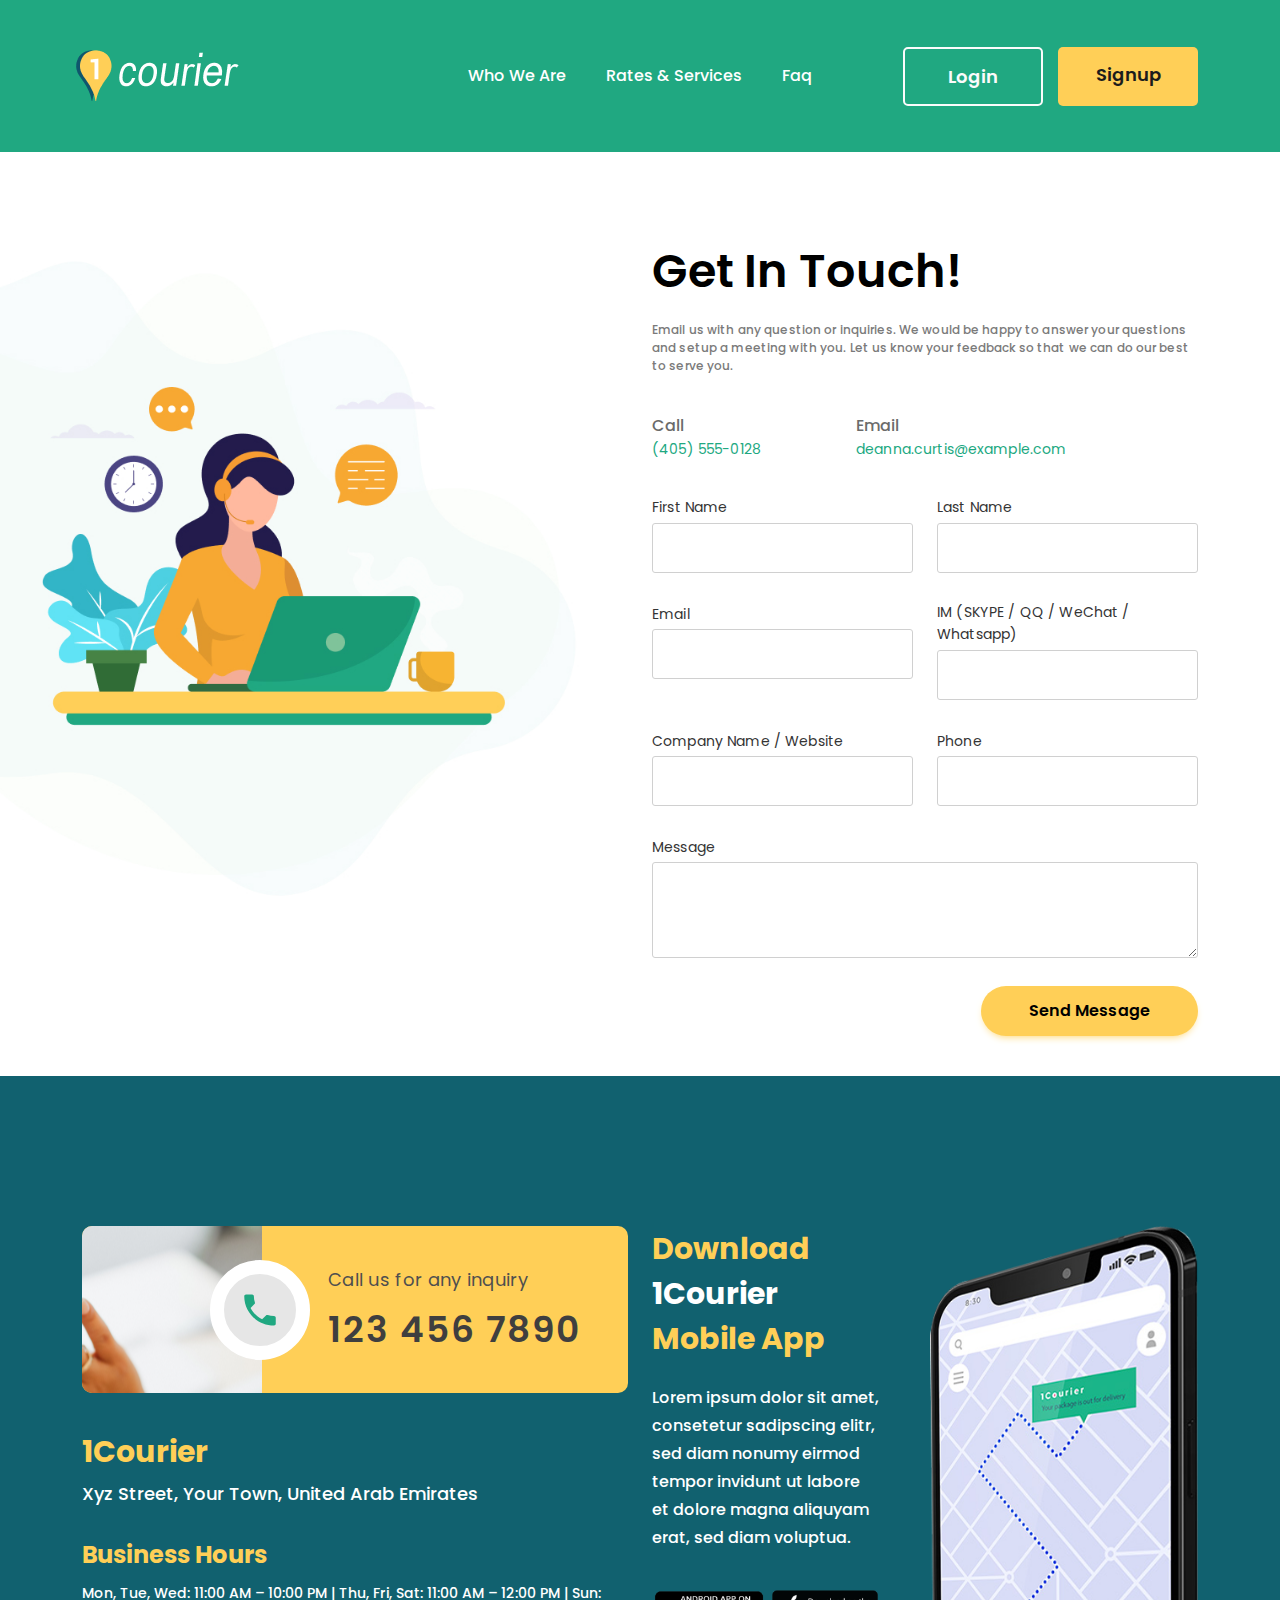
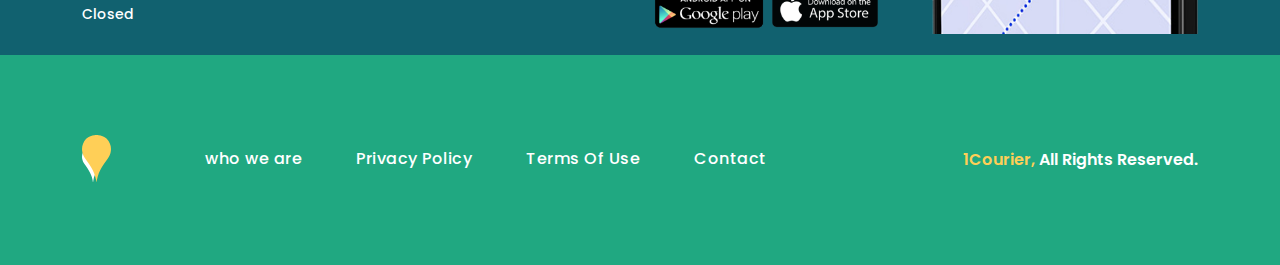
<file: contact.html>
<!DOCTYPE html>
<html lang="en">

<head>
	<!-- Required meta tags -->
	<meta charset="utf-8">
	<meta name="viewport" content="width=device-width, initial-scale=1">
	<meta http-equiv="x-ua-compatible" content="ie=edge">
	<title>Contact - Corior</title>
	<!-- MDB icon -->
	<link rel="icon" href="img/mdb-favicon.ico" type="image/x-icon">
	<!-- Font Awesome -->
	<link rel="stylesheet" href="https://cdnjs.cloudflare.com/ajax/libs/font-awesome/6.0.0/css/all.min.css">
	<!-- Google Fonts Roboto -->
	<link href="https://fonts.googleapis.com/css2?family=Poppins:wght@400;500;600;700;800;900&display=swap" rel="stylesheet">
	<!-- MDB -->
	<link rel="stylesheet" href="css/mdb.min.css">
	<link rel="stylesheet" href="css/style.css">
	<link rel="stylesheet" href="css/responsive.css"> 
</head>

<body>
	<header class="corior-header">
		<div class="container">
			<div class="row justify-content-between">
				<div class="col-auto d-flex">
					<div class="mobile-toggle d-lg-none d-md-block">
						<button class="navbar-toggler btn " type="button" data-mdb-toggle="collapse" data-mdb-target="#navbarExample01" aria-controls="navbarExample01" aria-expanded="false" aria-label="Toggle navigation">
							<svg xmlns="http://www.w3.org/2000/svg" width="24" height="14" viewBox="0 0 24 14" fill="none">
								<rect width="24" height="2" rx="1" fill="white" />
								<rect y="6" width="19" height="2" rx="1" fill="white" />
								<rect y="12" width="14" height="2" rx="1" fill="white" /> </svg>
						</button>
					</div>
					<div class="logo">
						<a href="/"><img src="img/logo.png" alt="Logo"></a>
					</div>
				</div>
				<div class="col-auto">
					<!-- Navbar -->
					<nav class="navbar navbar-expand-lg">
						<div class="container-fluid">
							<div class="collapse navbar-collapse" id="navbarExample01">
								<ul class="navbar-nav me-auto mb-2 mb-lg-0">
									<li class="nav-item active"> <a class="nav-link" href="who-we.html">who we are</a> </li>
									<li class="nav-item"> <a class="nav-link" href="rate-services.html">rates & services</a> </li>
									<li class="nav-item"> <a class="nav-link" href="faq.html">faq</a> </li>
								</ul>
							</div>
						</div>
					</nav>
					<!-- Navbar -->
				</div>
				<div class="col-auto order-sm-2">
					<div class="btn-group login-area"> <a href="" class="btn btn-outline-light" data-mdb-toggle="modal" data-mdb-target="#exampleModal3">Login</a> <a href="signup.html" class="btn btn-warning">Signup</a> </div>
				</div>
			</div>
		</div>
	</header>
	<main class="main-wrapper">
		<div class="section contact-page">
			<div class="container">
				<div class="row">
					<div class="col-lg-6">
						<div class="contact-form-thumb"> <img src="img/contact.jpg" alt="contact"> </div>
					</div>
					<div class="col-lg-6">
						<div class="contact-form-area">
							<div class="form-ttitle">
								<h6 class="title">Get In Touch!</h6>
								<p>Email us with any question or inquiries. We would be happy to answer your questions and setup a meeting with you. Let us know your feedback so that we can do our best to serve you.</p>
							</div>
							<div class="contact-box-area d-flex">
								<div class="content-box"> <strong>Call</strong>
									<p>(405) 555-0128</p>
								</div>
								<div class="content-box"> <strong>Email</strong>
									<p>deanna.curtis@example.com</p>
								</div>
							</div>
							<div class="form-outer">
								<div class="row">
									<div class="col-lg-6">
										<div class="form-control-area">
											<label>First Name</label>
											<input type="text" class="form-control" placeholder=""> </div>
									</div>
									<div class="col-lg-6">
										<div class="form-control-area">
											<label>Last Name</label>
											<input type="text" class="form-control" placeholder=""> </div>
									</div>
									<div class="col-lg-6">
										<div class="form-control-area">
											<label>Email</label>
											<input type="text" class="form-control" placeholder=""> </div>
									</div>
									<div class="col-lg-6">
										<div class="form-control-area">
											<label>IM (SKYPE / QQ / WeChat / Whatsapp)</label>
											<input type="text" class="form-control" placeholder=""> </div>
									</div>
									<div class="col-lg-6">
										<div class="form-control-area">
											<label>Company Name / Website</label>
											<input type="text" class="form-control" placeholder=""> </div>
									</div>
									<div class="col-lg-6">
										<div class="form-control-area">
											<label>Phone</label>
											<input type="text" class="form-control" placeholder=""> </div>
									</div>
									<div class="col-lg-12">
										<div class="form-control-area">
											<label>Message</label>
											<textarea class="form-control" cols="30" rows="10"></textarea>
											<button type="button" class="btn btn-warning">Send Message</button>
										</div>
									</div>
								</div>
							</div>
						</div>
					</div>
				</div>
			</div>
		</div>
		<div class="footer-contact-update section">
			<div class="container">
				<div class="row">
					<div class="col-lg-6">
						<div class="cta-box-outer">
							<div class="row">
								<div class="col-lg-6">
									<div class="icon-box">
										<img src="img/phone.svg" alt="phone">
									</div>
									<div class="contact-box-cta">
										<p>Call us for any inquiry</p>
										<strong>123 456 7890</strong>
									</div>
								</div>
							</div>
						</div>
						<div class="row">
							<div class="col-lg-12">
								<div class="contact-box">
									<strong class="font-32">1Courier</strong>
									<p class="font-16">xyz Street, your town, united arab emirates</p>
								</div>
							</div>
							<div class="col-lg-12">
								<div class="contact-box-2">
									<strong class="font-24">Business Hours</strong>
									<p>Mon, Tue, Wed:  11:00 AM – 10:00 PM     |     Thu, Fri, Sat:  11:00 AM – 12:00 PM     |     Sun: Closed</p>
								</div>
							</div>
						</div>
					</div>
					<div class="col-lg-6">
						<div class="cta-box-text">
							<div class="cta-box-title">
								<h5 class="title"><span>Download</span> 1Courier <span>Mobile App</span></h5>
								<p>Lorem ipsum dolor sit amet, consetetur sadipscing elitr, sed diam nonumy eirmod tempor invidunt ut labore et dolore magna aliquyam erat, sed diam voluptua. </p>
								<div class="playstore-group">
									<a href="#"><img src="img/apple-store 1.png" alt=""></a>
									<a href="#"><img src="img/apple-store 2.png" alt=""></a>
								</div>
							</div>
							<div class="cta-box-thumb">
								<img src="img/mobile.png" alt="">
							</div>
						</div>
					</div>
				</div>
			</div>
		</div>
	</main>
	<footer class="corior-footer">
		<div class="container">
			<div class="row justify-content-between">
				<div class="col-auto">
					<div class="footer-nav d-flex align-items-center">
						<div class="footer-logo"> <img src="img/footer-logo.svg" alt="logo"> </div>
						<ul class="d-lg-flex">
							<li class="nav-item active"> <a class="nav-link" href="signup.html">who we are</a> </li>
							<li class="nav-item"> <a class="nav-link" href="privacy.html">Privacy Policy</a> </li>
							<li class="nav-item"> <a class="nav-link" href="terms.html">Terms Of Use</a> </li>
							<li class="nav-item"> <a class="nav-link" href="contact.html">Contact</a> </li>
						</ul>
					</div>
				</div>
				<div class="col-auto">
					<div class="corior-copyright">
						<p><span class="th-color2">1Courier,</span> All Rights Reserved.</p>
					</div>
				</div>
			</div>
		</div>
	</footer>
	<!-- MDB -->
	<div class="modal fade" id="exampleModal3" tabindex="-1" aria-labelledby="exampleModalLabel3" aria-hidden="true">
		<div class="modal-dialog">
			<div class="modal-content">
				<div class="login-form-area">
					<form>
						<div class="text-center logo-login">
							<p>
								<a href="#"><img src="img/login-logo.png" alt="Login Logo"></a>
							</p>
						</div>
						<!-- Email input -->
						<div class="input-field">
							<label class="input-label">Email</label>
							<input type="email" class="form-control" /> 
						</div>
						<!-- Password input -->
						<div class="input-field">
							<label class="form-label">Password</label>
							<input type="password" class="form-control" /> 
						</div>
						<!-- 2 column grid layout for inline styling -->
						<div class="row mb-4">
							<div class="col text-center forgot-pas">
								<!-- Simple link -->
								<p><a href="#!">Forgot your password?</a></p>
							</div>
						</div>
						<!-- Submit button -->
						<button type="button" class="btn btn-primary btn-block mb-4">Login</button>
						<!-- Register buttons -->
						<div class="text-center signup-link">
							<p><a href="#">Don’t have an account? Sign up</a></p>
						</div>
					</form>
				</div>
			</div>
		</div>
	</div>
	<script src="js/mdb.min.js"></script>
</body>

</html>
</file>
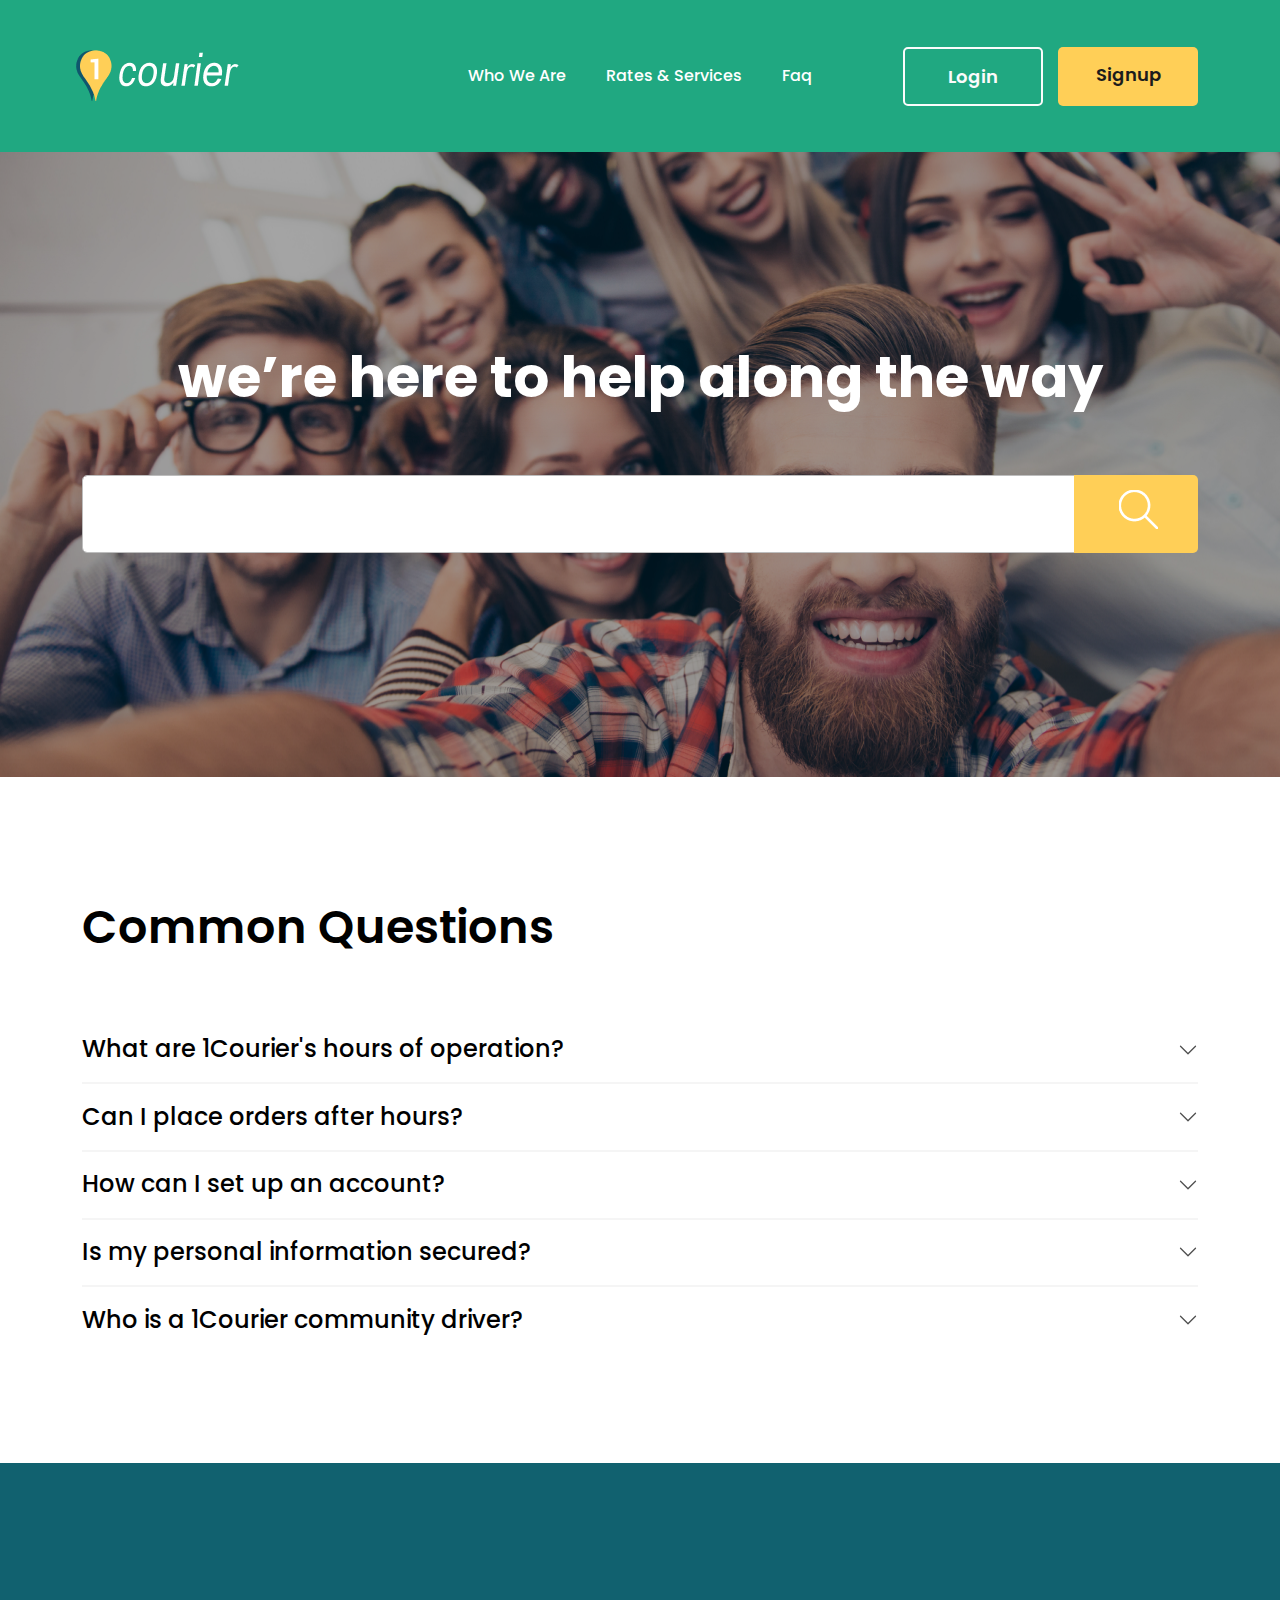
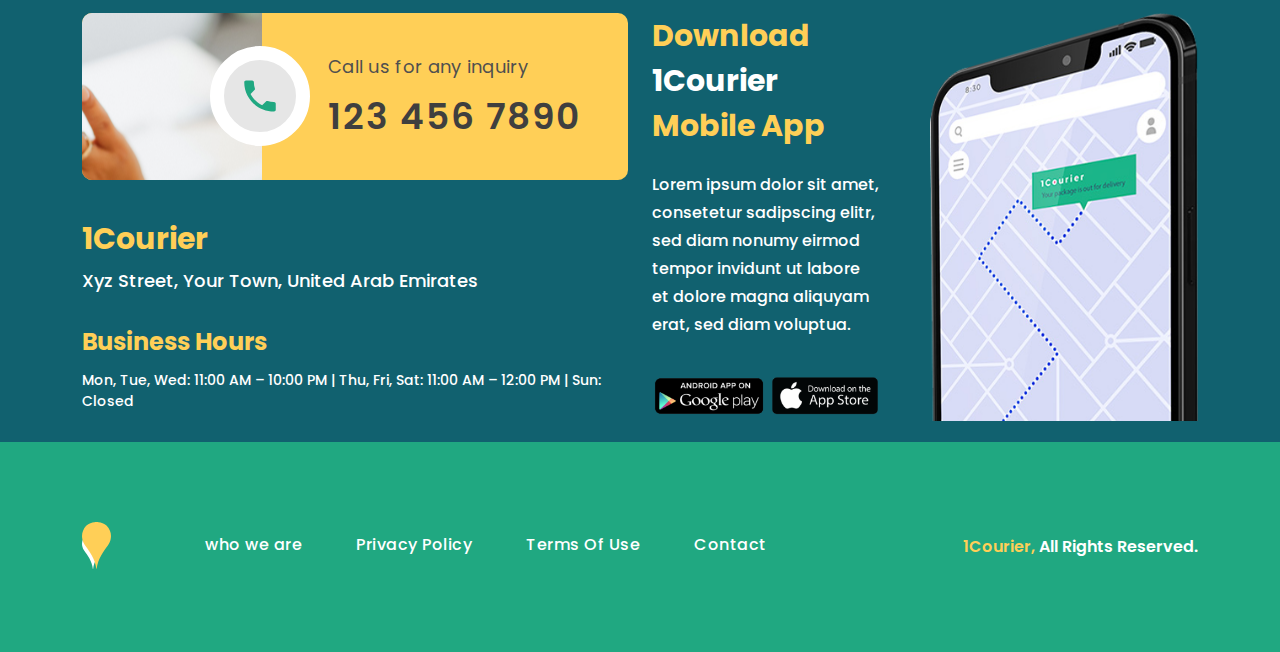
<file: faq.html>
<!DOCTYPE html>
<html lang="en">

<head>
	<!-- Required meta tags -->
	<meta charset="utf-8">
	<meta name="viewport" content="width=device-width, initial-scale=1">
	<meta http-equiv="x-ua-compatible" content="ie=edge">
	<title>Faq - Corior</title>
	<!-- MDB icon -->
	<link rel="icon" href="img/mdb-favicon.ico" type="image/x-icon">
	<!-- Font Awesome -->
	<link rel="stylesheet" href="https://cdnjs.cloudflare.com/ajax/libs/font-awesome/6.0.0/css/all.min.css">
	<!-- Google Fonts Roboto -->
	<link href="https://fonts.googleapis.com/css2?family=Poppins:wght@400;500;600;700;800;900&display=swap" rel="stylesheet">
	<!-- MDB -->
	<link rel="stylesheet" href="css/mdb.min.css">
	<link rel="stylesheet" href="css/style.css">
	<link rel="stylesheet" href="css/responsive.css"> </head>

<body>
	<header class="corior-header">
		<div class="container">
			<div class="row justify-content-between">
				<div class="col-auto d-flex">
					<div class="mobile-toggle d-lg-none d-md-block">
						<button class="navbar-toggler btn " type="button" data-mdb-toggle="collapse" data-mdb-target="#navbarExample01" aria-controls="navbarExample01" aria-expanded="false" aria-label="Toggle navigation">
							<svg xmlns="http://www.w3.org/2000/svg" width="24" height="14" viewBox="0 0 24 14" fill="none">
								<rect width="24" height="2" rx="1" fill="white" />
								<rect y="6" width="19" height="2" rx="1" fill="white" />
								<rect y="12" width="14" height="2" rx="1" fill="white" /> </svg>
						</button>
					</div>
					<div class="logo">
						<a href="/"><img src="img/logo.png" alt="Logo"></a>
					</div>
				</div>
				<div class="col-auto">
					<!-- Navbar -->
					<nav class="navbar navbar-expand-lg">
						<div class="container-fluid">
							<div class="collapse navbar-collapse" id="navbarExample01">
								<ul class="navbar-nav me-auto mb-2 mb-lg-0">
									<li class="nav-item active"> <a class="nav-link" href="who-we.html">who we are</a> </li>
									<li class="nav-item"> <a class="nav-link" href="rate-services.html">rates & services</a> </li>
									<li class="nav-item"> <a class="nav-link" href="faq.html">faq</a> </li>
								</ul>
							</div>
						</div>
					</nav>
					<!-- Navbar -->
				</div>
				<div class="col-auto order-sm-2">
					<div class="btn-group login-area"> <a href="" class="btn btn-outline-light" data-mdb-toggle="modal" data-mdb-target="#exampleModal3">Login</a> <a href="signup.html" class="btn btn-warning">Signup</a> </div>
				</div>
			</div>
		</div>
	</header>
	<main class="main-wrapper">
		<div class="inner-banner faq-banner" style="background-image: url(img/faq-bg.png);">
			<div class="container">
				<div class="row">
					<div class="col">
						<div class="title-wrap">
							<h1 class="title">We’re here to help along the way</h1>
							<div class="input-group mb-3">
								<input type="text" class="form-control" placeholder="" >
								<button class="btn btn-warning" type="button" id="button-addon1" data-mdb-ripple-color="dark"> <img src="img/search-im.png" alt="search"> </button>
							</div>
						</div>
					</div>
				</div>
			</div>
		</div>
		<div class="section faqs-section">
			<div class="container">
				<div class="row">
					<div class="col-lg-12">
						<div class="faqs-heading">
							<h4>Common Questions</h4> </div>
						<div class="faqs-list">
							<div class="accordion accordion-flush" id="accordionFlushExample">
								<div class="accordion-item">
									<h2 class="accordion-header" id="flush-headingOne">
									<button
									  class="accordion-button collapsed"
									  type="button"
									  data-mdb-toggle="collapse"
									  data-mdb-target="#flush-collapseOne"
									  aria-expanded="false"
									  aria-controls="flush-collapseOne"
									>
									What are 1Courier's hours of operation?
									</button>
								  </h2>
									<div id="flush-collapseOne" class="accordion-collapse collapse" aria-labelledby="flush-headingOne" data-mdb-parent="#accordionFlushExample">
										<div class="accordion-body"> We are open from 8.00am - 9.00pm Monday to Friday. We also have weekend dispatchers available from 11am to 5pm. </div>
									</div>
								</div>
								<div class="accordion-item">
									<h2 class="accordion-header" id="flush-headingTwo">
									<button
									  class="accordion-button collapsed"
									  type="button"
									  data-mdb-toggle="collapse"
									  data-mdb-target="#flush-collapseTwo"
									  aria-expanded="false"
									  aria-controls="flush-collapseTwo"
									>
									Can I place orders after hours?
									</button>
								  </h2>
									<div id="flush-collapseTwo" class="accordion-collapse collapse" aria-labelledby="flush-headingTwo" data-mdb-parent="#accordionFlushExample">
										<div class="accordion-body"> Anim pariatur cliche reprehenderit, enim eiusmod high life accusamus terry richardson ad squid. 3 wolf moon officia aute, non cupidatat skateboard dolor brunch. Food truck quinoa nesciunt laborum eiusmod. Brunch 3 wolf moon tempor, sunt aliqua put a bird on it squid single-origin coffee nulla assumenda shoreditch et. Nihil anim keffiyeh helvetica, craft beer labore wes anderson cred nesciunt sapiente ea proident. Ad vegan excepteur butcher vice lomo. Leggings occaecat craft beer farm-to-table, raw denim aesthetic synth nesciunt you probably haven't heard of them accusamus labore sustainable VHS. </div>
									</div>
								</div>
								<div class="accordion-item">
									<h2 class="accordion-header" id="flush-headingThree">
									<button
									  class="accordion-button collapsed"
									  type="button"
									  data-mdb-toggle="collapse"
									  data-mdb-target="#flush-collapseThree"
									  aria-expanded="false"
									  aria-controls="flush-collapseThree"
									>
									How can I set up an account?
									</button>
								  </h2>
									<div id="flush-collapseThree" class="accordion-collapse collapse" aria-labelledby="flush-headingThree" data-mdb-parent="#accordionFlushExample">
										<div class="accordion-body"> Anim pariatur cliche reprehenderit, enim eiusmod high life accusamus terry richardson ad squid. 3 wolf moon officia aute, non cupidatat skateboard dolor brunch. Food truck quinoa nesciunt laborum eiusmod. Brunch 3 wolf moon tempor, sunt aliqua put a bird on it squid single-origin coffee nulla assumenda shoreditch et. Nihil anim keffiyeh helvetica, craft beer labore wes anderson cred nesciunt sapiente ea proident. Ad vegan excepteur butcher vice lomo. Leggings occaecat craft beer farm-to-table, raw denim aesthetic synth nesciunt you probably haven't heard of them accusamus labore sustainable VHS. </div>
									</div>
								</div>
								<div class="accordion-item">
									<h2 class="accordion-header" id="flush-headingFour">
									  <button
										class="accordion-button collapsed"
										type="button"
										data-mdb-toggle="collapse"
										data-mdb-target="#flush-collapseFour"
										aria-expanded="false"
										aria-controls="flush-collapseFour"
									  >
									  Is my personal information secured?
									  </button>
									</h2>
									<div id="flush-collapseFour" class="accordion-collapse collapse" aria-labelledby="flush-headingFour" data-mdb-parent="#accordionFlushExample">
										<div class="accordion-body"> Anim pariatur cliche reprehenderit, enim eiusmod high life accusamus terry richardson ad squid. 3 wolf moon officia aute, non cupidatat skateboard dolor brunch. Food truck quinoa nesciunt laborum eiusmod. Brunch 3 wolf moon tempor, sunt aliqua put a bird on it squid single-origin coffee nulla assumenda shoreditch et. Nihil anim keffiyeh helvetica, craft beer labore wes anderson cred nesciunt sapiente ea proident. Ad vegan excepteur butcher vice lomo. Leggings occaecat craft beer farm-to-table, raw denim aesthetic synth nesciunt you probably haven't heard of them accusamus labore sustainable VHS. </div>
									</div>
								</div>
								<div class="accordion-item">
									<h2 class="accordion-header" id="flush-headingfive">
									  <button
										class="accordion-button collapsed"
										type="button"
										data-mdb-toggle="collapse"
										data-mdb-target="#flush-collapsefive"
										aria-expanded="false"
										aria-controls="flush-collapsefive"
									  >
									  Who is a 1Courier community driver?
									  </button>
									</h2>
									<div id="flush-collapsefive" class="accordion-collapse collapse" aria-labelledby="flush-headingfive" data-mdb-parent="#accordionFlushExample">
										<div class="accordion-body"> Anim pariatur cliche reprehenderit, enim eiusmod high life accusamus terry richardson ad squid. 3 wolf moon officia aute, non cupidatat skateboard dolor brunch. Food truck quinoa nesciunt laborum eiusmod. Brunch 3 wolf moon tempor, sunt aliqua put a bird on it squid single-origin coffee nulla assumenda shoreditch et. Nihil anim keffiyeh helvetica, craft beer labore wes anderson cred nesciunt sapiente ea proident. Ad vegan excepteur butcher vice lomo. Leggings occaecat craft beer farm-to-table, raw denim aesthetic synth nesciunt you probably haven't heard of them accusamus labore sustainable VHS. </div>
									</div>
								</div>
							</div>
						</div>
					</div>
				</div>
			</div>
		</div>
		<div class="footer-contact-update section">
			<div class="container">
				<div class="row">
					<div class="col-lg-6">
						<div class="cta-box-outer">
							<div class="row">
								<div class="col-lg-6">
									<div class="icon-box">
										<img src="img/phone.svg" alt="phone">
									</div>
									<div class="contact-box-cta">
										<p>Call us for any inquiry</p>
										<strong>123 456 7890</strong>
									</div>
								</div>
							</div>
						</div>
						<div class="row">
							<div class="col-lg-12">
								<div class="contact-box">
									<strong class="font-32">1Courier</strong>
									<p class="font-16">xyz Street, your town, united arab emirates</p>
								</div>
							</div>
							<div class="col-lg-12">
								<div class="contact-box-2">
									<strong class="font-24">Business Hours</strong>
									<p>Mon, Tue, Wed:  11:00 AM – 10:00 PM     |     Thu, Fri, Sat:  11:00 AM – 12:00 PM     |     Sun: Closed</p>
								</div>
							</div>
						</div>
					</div>
					<div class="col-lg-6">
						<div class="cta-box-text">
							<div class="cta-box-title">
								<h5 class="title"><span>Download</span> 1Courier <span>Mobile App</span></h5>
								<p>Lorem ipsum dolor sit amet, consetetur sadipscing elitr, sed diam nonumy eirmod tempor invidunt ut labore et dolore magna aliquyam erat, sed diam voluptua. </p>
								<div class="playstore-group">
									<a href="#"><img src="img/apple-store 1.png" alt=""></a>
									<a href="#"><img src="img/apple-store 2.png" alt=""></a>
								</div>
							</div>
							<div class="cta-box-thumb">
								<img src="img/mobile.png" alt="">
							</div>
						</div>
					</div>
				</div>
			</div>
		</div>
	</main>
	<footer class="corior-footer">
		<div class="container">
			<div class="row justify-content-between">
				<div class="col-auto">
					<div class="footer-nav d-flex align-items-center">
						<div class="footer-logo"> <img src="img/footer-logo.svg" alt="logo"> </div>
						<ul class="d-lg-flex">
							<li class="nav-item active"> <a class="nav-link" href="signup.html">who we are</a> </li>
							<li class="nav-item"> <a class="nav-link" href="privacy.html">Privacy Policy</a> </li>
							<li class="nav-item"> <a class="nav-link" href="terms.html">Terms Of Use</a> </li>
							<li class="nav-item"> <a class="nav-link" href="contact.html">Contact</a> </li>
						</ul>
					</div>
				</div>
				<div class="col-auto">
					<div class="corior-copyright">
						<p><span class="th-color2">1Courier,</span> All Rights Reserved.</p>
					</div>
				</div>
			</div>
		</div>
	</footer>
	<!-- MDB -->
	<div class="modal fade" id="exampleModal3" tabindex="-1" aria-labelledby="exampleModalLabel3" aria-hidden="true">
		<div class="modal-dialog">
			<div class="modal-content">
				<div class="login-form-area">
					<form>
						<div class="text-center logo-login">
							<p>
								<a href="#"><img src="img/login-logo.png" alt="Login Logo"></a>
							</p>
						</div>
						<!-- Email input -->
						<div class="input-field">
							<label class="input-label">Email</label>
							<input type="email" class="form-control" /> 
						</div>
						<!-- Password input -->
						<div class="input-field">
							<label class="form-label">Password</label>
							<input type="password" class="form-control" /> 
						</div>
						<!-- 2 column grid layout for inline styling -->
						<div class="row mb-4">
							<div class="col text-center forgot-pas">
								<!-- Simple link -->
								<p><a href="#!">Forgot your password?</a></p>
							</div>
						</div>
						<!-- Submit button -->
						<button type="button" class="btn btn-primary btn-block mb-4">Login</button>
						<!-- Register buttons -->
						<div class="text-center signup-link">
							<p><a href="#">Don’t have an account? Sign up</a></p>
						</div>
					</form>
				</div>
			</div>
		</div>
	</div>
	<script src="js/mdb.min.js"></script>
</body>

</html>
</file>
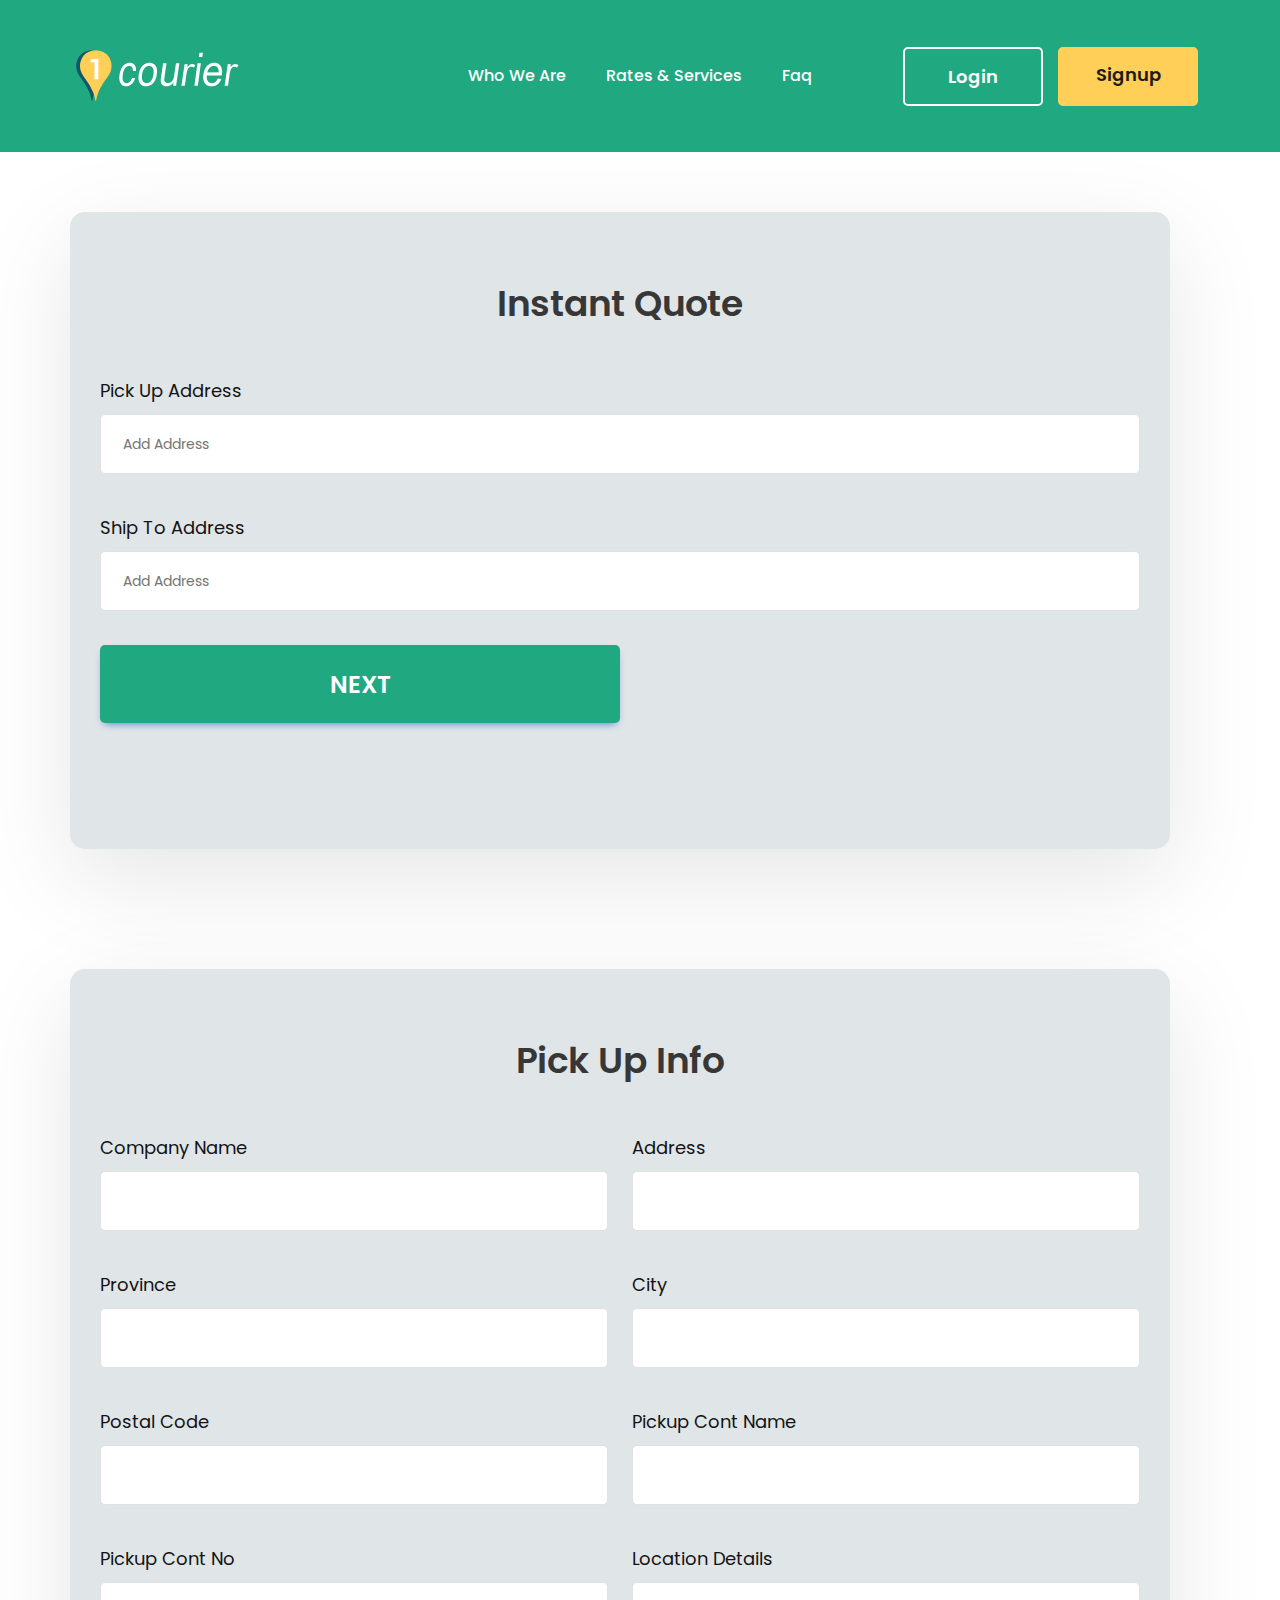
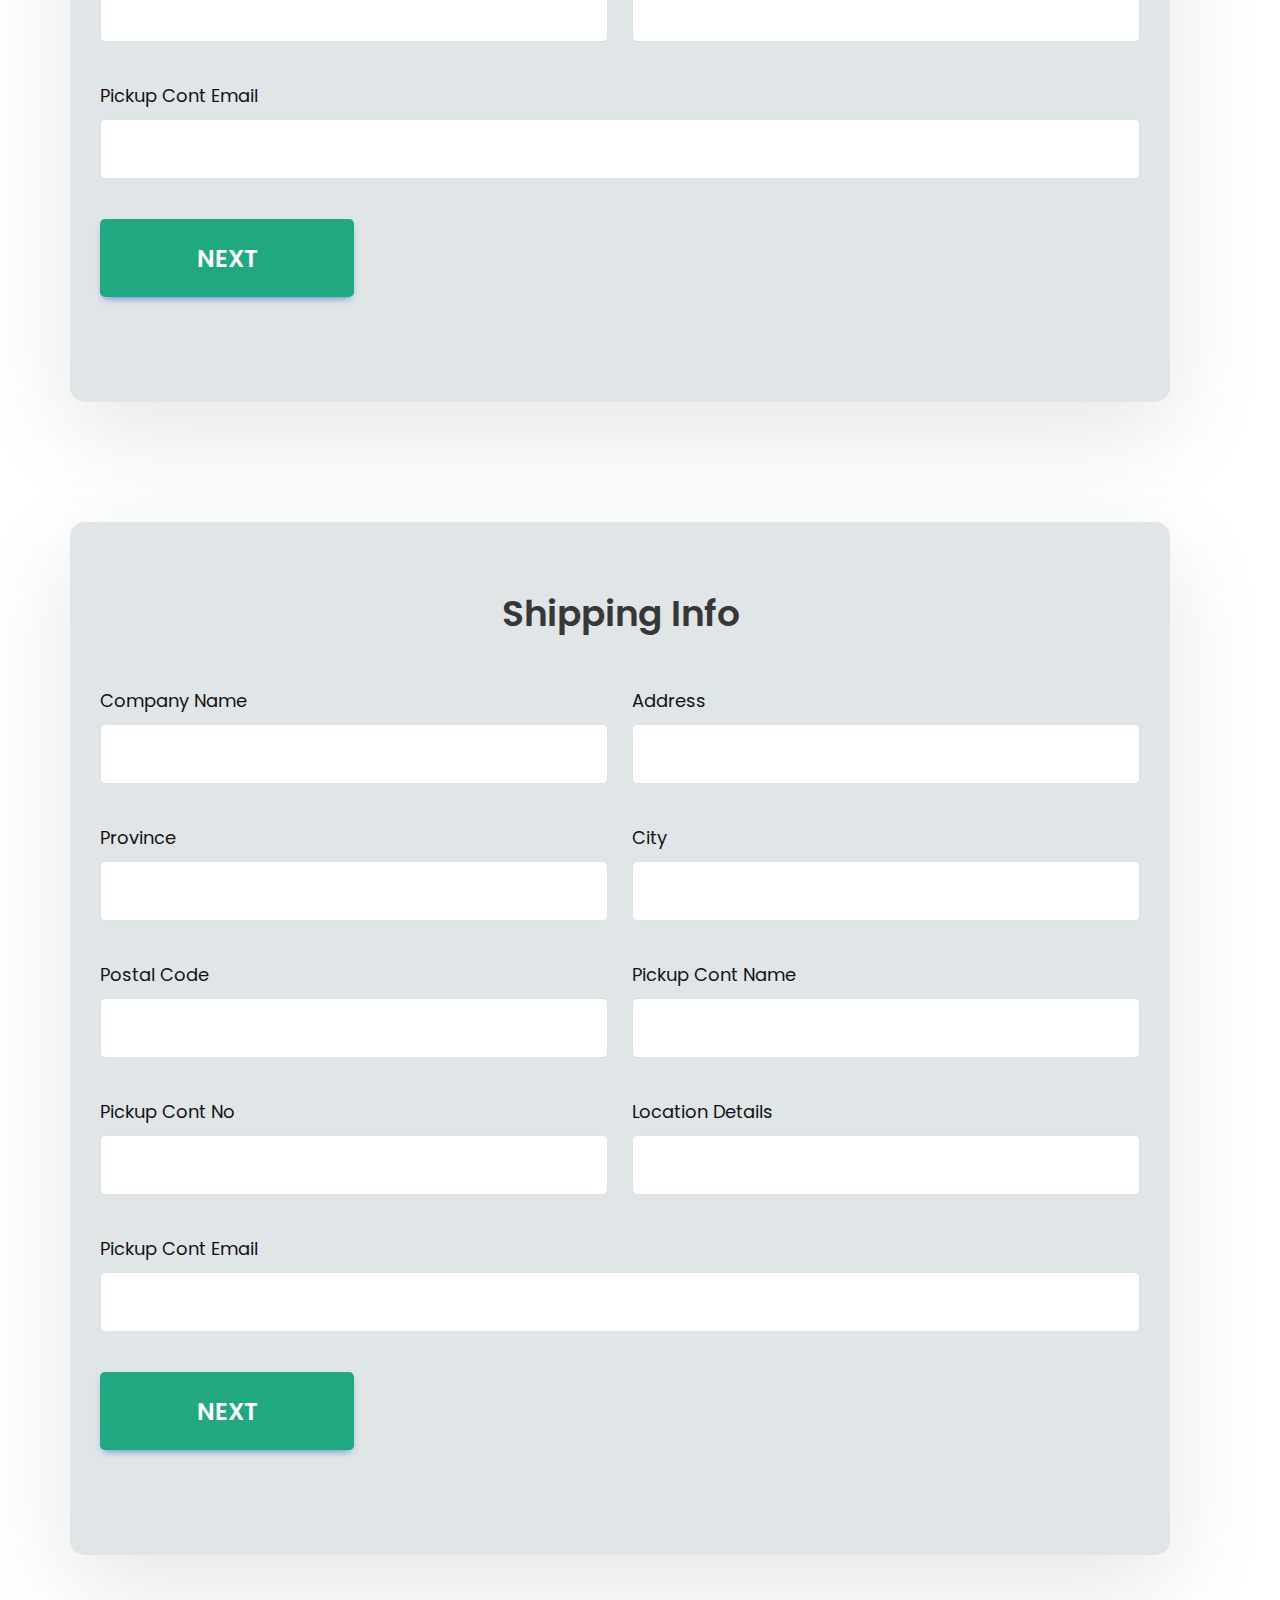
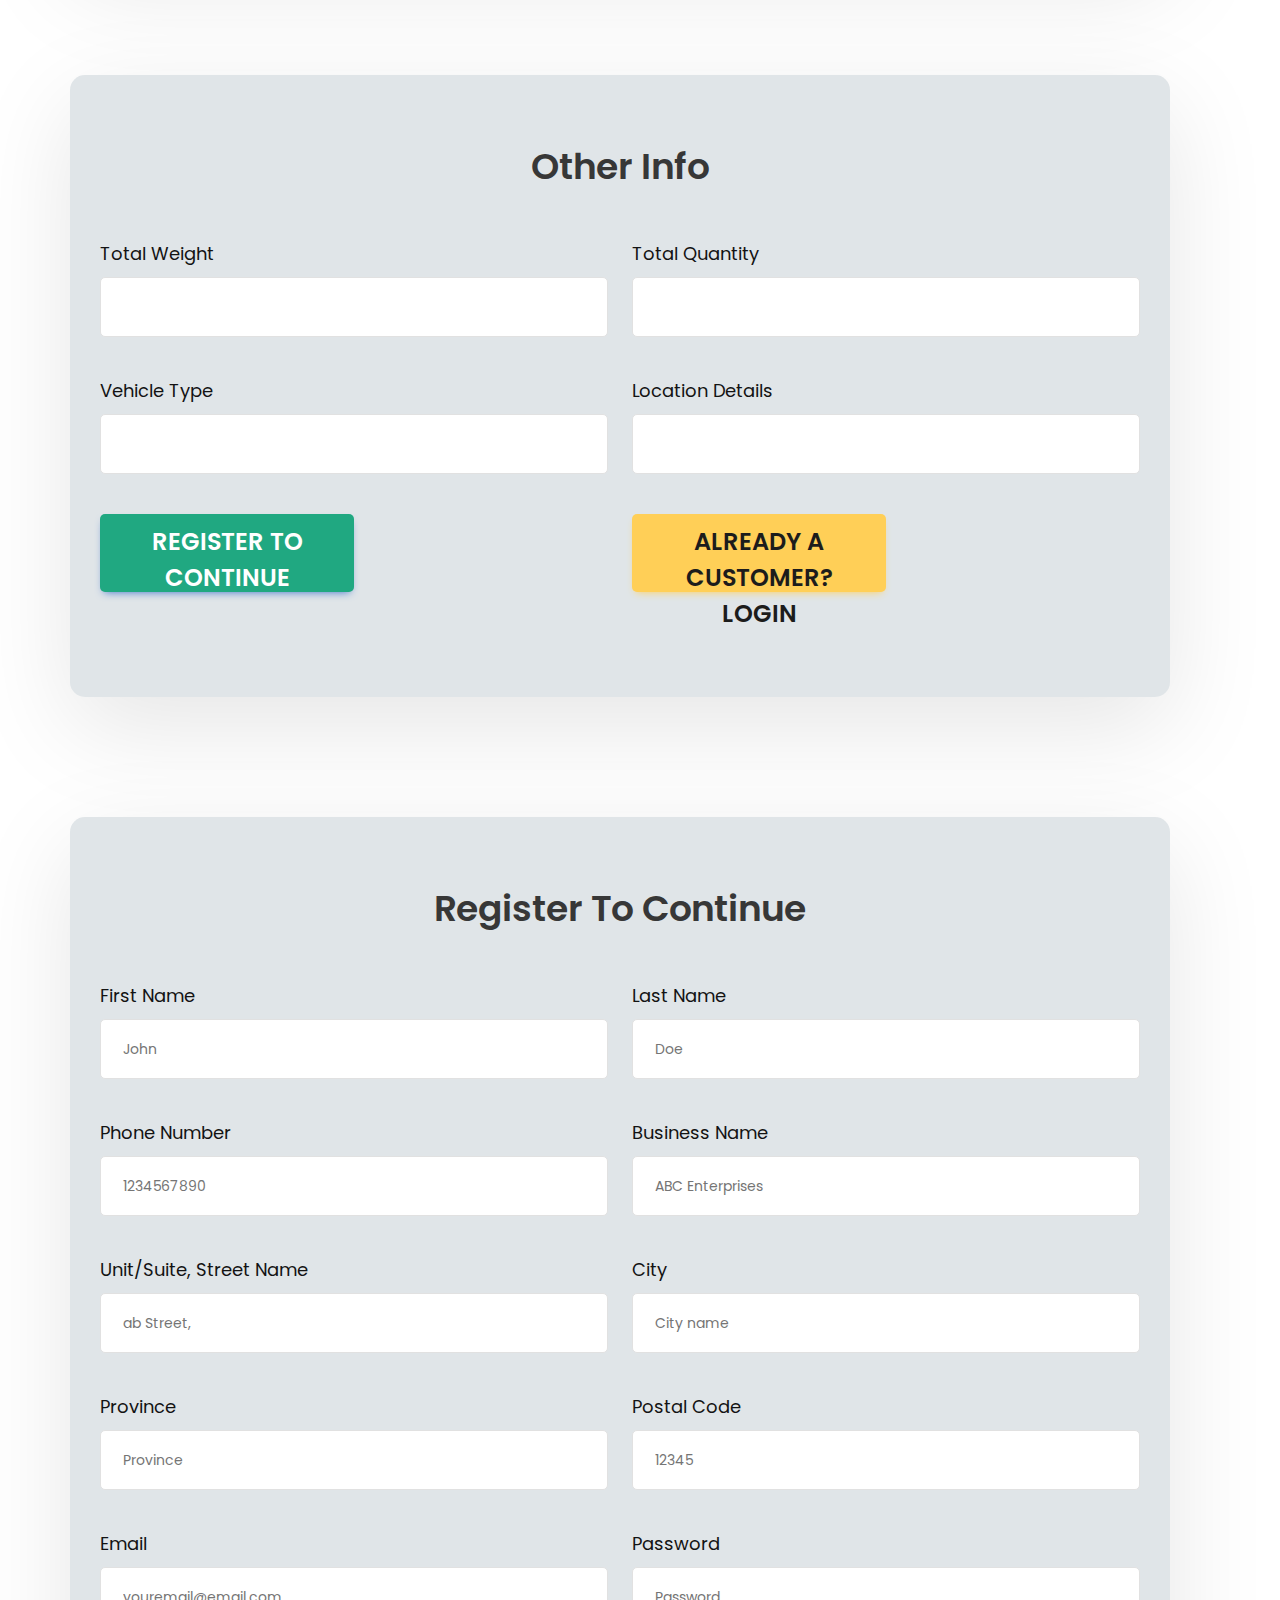
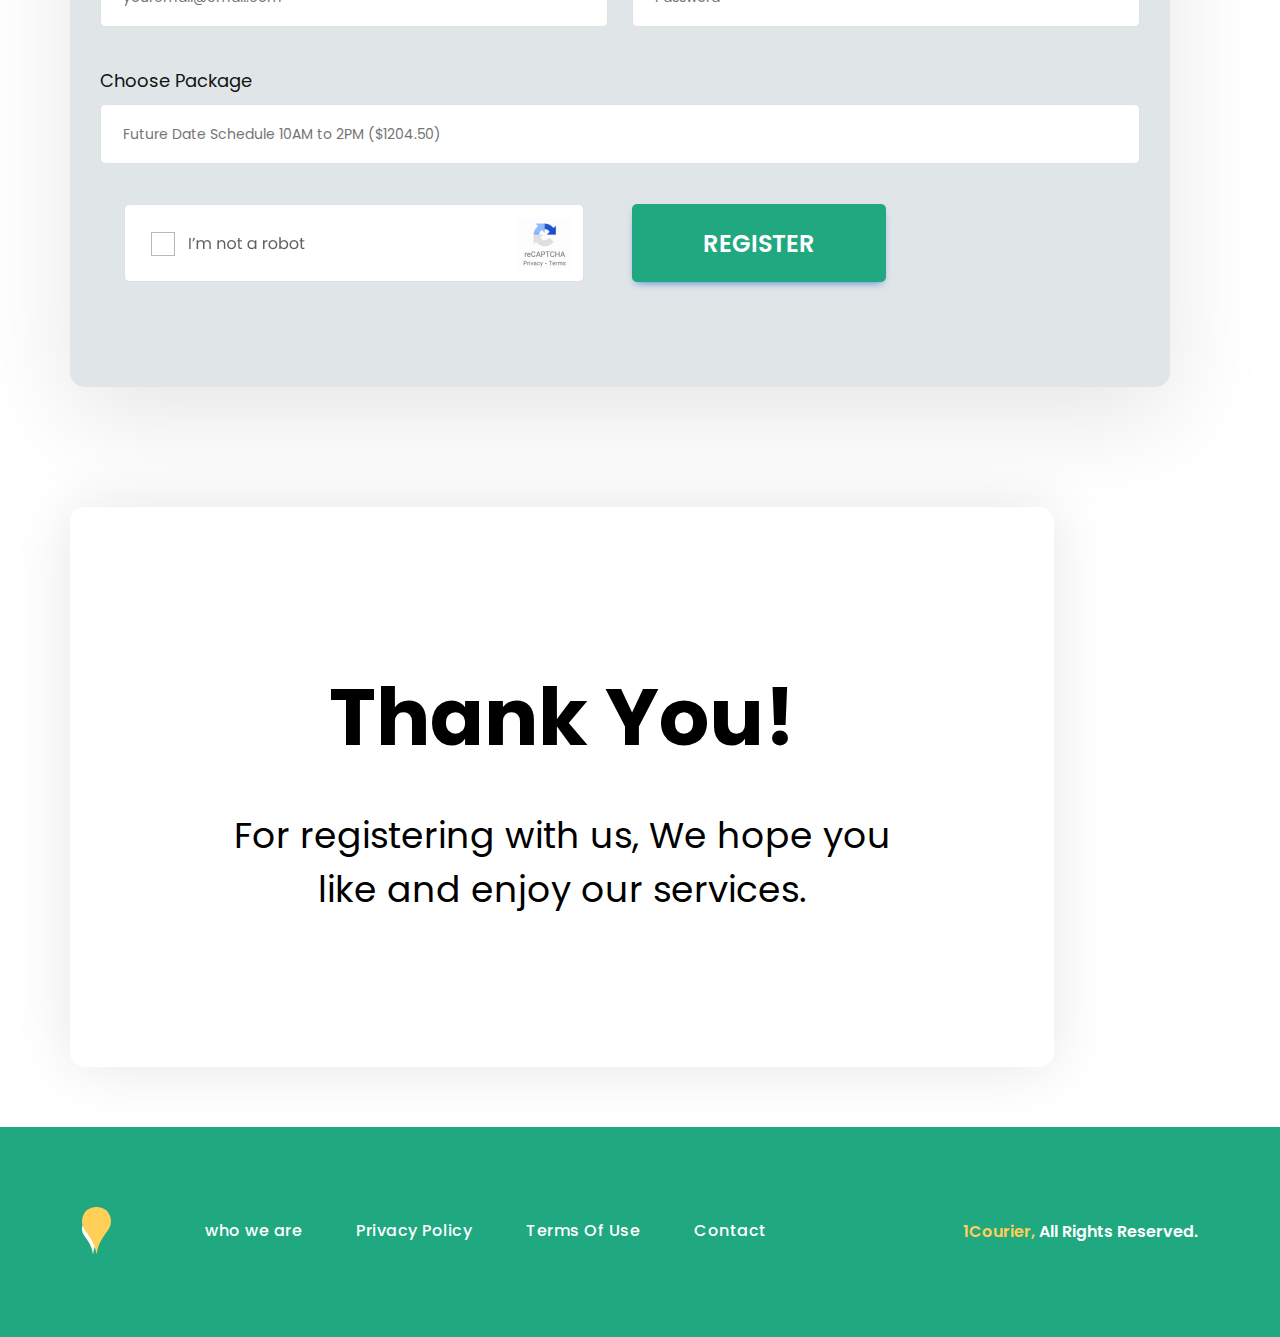
<file: forms.html>
<!DOCTYPE html>
<html lang="en">

<head>
	<!-- Required meta tags -->
	<meta charset="utf-8">
	<meta name="viewport" content="width=device-width, initial-scale=1">
	<meta http-equiv="x-ua-compatible" content="ie=edge">
	<title>Login - Corior</title>
	<!-- MDB icon -->
	<link rel="icon" href="img/mdb-favicon.ico" type="image/x-icon">
	<!-- Font Awesome -->
	<link rel="stylesheet" href="https://cdnjs.cloudflare.com/ajax/libs/font-awesome/6.0.0/css/all.min.css">
	<!-- Google Fonts Roboto -->
	<link href="https://fonts.googleapis.com/css2?family=Poppins:wght@400;500;600;700;800;900&display=swap" rel="stylesheet">
	<!-- MDB -->
	<link rel="stylesheet" href="css/mdb.min.css">
	<link rel="stylesheet" href="css/style.css">
	<link rel="stylesheet" href="css/responsive.css"> 
</head>

<body>
	<header class="corior-header">
		<div class="container">
			<div class="row justify-content-between">
				<div class="col-auto d-flex">
					<div class="mobile-toggle d-lg-none d-md-block">
						<button class="navbar-toggler btn " type="button" data-mdb-toggle="collapse" data-mdb-target="#navbarExample01" aria-controls="navbarExample01" aria-expanded="false" aria-label="Toggle navigation">
							<svg xmlns="http://www.w3.org/2000/svg" width="24" height="14" viewBox="0 0 24 14" fill="none">
								<rect width="24" height="2" rx="1" fill="white" />
								<rect y="6" width="19" height="2" rx="1" fill="white" />
								<rect y="12" width="14" height="2" rx="1" fill="white" /> </svg>
						</button>
					</div>
					<div class="logo">
						<a href="/"><img src="img/logo.png" alt="Logo"></a>
					</div>
				</div>
				<div class="col-auto">
					<!-- Navbar -->
					<nav class="navbar navbar-expand-lg">
						<div class="container-fluid">
							<div class="collapse navbar-collapse" id="navbarExample01">
								<ul class="navbar-nav me-auto mb-2 mb-lg-0">
									<li class="nav-item active"> <a class="nav-link" href="who-we.html">who we are</a> </li>
									<li class="nav-item"> <a class="nav-link" href="rate-services.html">rates & services</a> </li>
									<li class="nav-item"> <a class="nav-link" href="faq.html">faq</a> </li>
								</ul>
							</div>
						</div>
					</nav>
					<!-- Navbar -->
				</div>
				<div class="col-auto order-sm-2">
					<div class="btn-group login-area"> <a href="" class="btn btn-outline-light" data-mdb-toggle="modal" data-mdb-target="#exampleModal3">Login</a> <a href="signup.html" class="btn btn-warning">Signup</a> </div>
				</div>
			</div>
		</div>
	</header>
	<main class="main-wrapper">
		<div class="step-form-section">
			<div class="step-form-area max-w730">
				<form>
					<div class="text-center step-form-title">
						<h6>Instant Quote</h6>
					</div>
					<!-- Email input -->
					<div class="input-field">
						<label class="input-label">Pick up address</label>
						<input type="email" class="form-control" placeholder="Add Address"/> 
					</div>
					<!-- Password input -->
					<div class="input-field">
						<label class="input-label">Ship to address</label>
						<input type="password" class="form-control" placeholder="Add Address"/> 
					</div>
					<!-- 2 column grid layout for inline styling -->
					<div class="row mb-4">
						<div class="col text-center forgot-pas">
							<!-- Simple link -->
							<button type="button" class="btn btn-primary btn-block mb-4">Next</button>
						</div>
					</div>
					<!-- Submit button -->
				</form>
			</div>
		</div>
		<div class="step-form-section">
			<div class="step-form-area max-w1100">
				<form>
					<div class="row">
						<div class="col-lg-12">
							<div class="text-center step-form-title">
								<h6>Pick Up info</h6>
							</div>
						</div>
						<div class="col-lg-6">
							<div class="input-field">
								<label class="input-label">Company Name</label>
								<input type="text" class="form-control" /> 
							</div>
						</div>
						<div class="col-lg-6">
							<div class="input-field">
								<label class="input-label">Address</label>
								<input type="text" class="form-control" /> 
							</div>
						</div>
						<div class="col-lg-6">
							<div class="input-field">
								<label class="input-label">Province</label>
								<input type="text" class="form-control" /> 
							</div>
						</div>
						<div class="col-lg-6">
							<div class="input-field">
								<label class="input-label">City</label>
								<input type="text" class="form-control" /> 
							</div>
						</div>
						<div class="col-lg-6">
							<div class="input-field">
								<label class="input-label">Postal Code</label>
								<input type="text" class="form-control" /> 
							</div>
						</div>
						<div class="col-lg-6">
							<div class="input-field">
								<label class="input-label">Pickup Cont Name</label>
								<input type="text" class="form-control" /> 
							</div>
						</div>
						<div class="col-lg-6">
							<div class="input-field">
								<label class="input-label">Pickup Cont No</label>
								<input type="text" class="form-control" /> 
							</div>
						</div>
						<div class="col-lg-6">
							<div class="input-field">
								<label class="input-label">Location Details</label>
								<input type="text" class="form-control" /> 
							</div>
						</div>
						<div class="col-lg-12">
							<div class="input-field">
								<label class="input-label">Pickup Cont Email</label>
								<input type="text" class="form-control" /> 
							</div>
						</div>
						<div class="col-lg-6 d-flex align-items-end">
							<div class="col text-center input-field">
								<!-- Simple link -->
								<button type="button" class="btn btn-primary btn-block m-0">Next</button>
							</div>
						</div>
					</div>
					<!-- Submit button -->
				</form>
			</div>
		</div>
		<div class="step-form-section">
			<div class="step-form-area max-w1100">
				<form>
					<div class="row">
						<div class="col-lg-12">
							<div class="text-center step-form-title">
								<h6>shipping info</h6>
							</div>
						</div>
						<div class="col-lg-6">
							<div class="input-field">
								<label class="input-label">Company Name</label>
								<input type="text" class="form-control" /> 
							</div>
						</div>
						<div class="col-lg-6">
							<div class="input-field">
								<label class="input-label">Address</label>
								<input type="text" class="form-control" /> 
							</div>
						</div>
						<div class="col-lg-6">
							<div class="input-field">
								<label class="input-label">Province</label>
								<input type="text" class="form-control" /> 
							</div>
						</div>
						<div class="col-lg-6">
							<div class="input-field">
								<label class="input-label">City</label>
								<input type="text" class="form-control" /> 
							</div>
						</div>
						<div class="col-lg-6">
							<div class="input-field">
								<label class="input-label">Postal Code</label>
								<input type="text" class="form-control" /> 
							</div>
						</div>
						<div class="col-lg-6">
							<div class="input-field">
								<label class="input-label">Pickup Cont Name</label>
								<input type="text" class="form-control" /> 
							</div>
						</div>
						<div class="col-lg-6">
							<div class="input-field">
								<label class="input-label">Pickup Cont No</label>
								<input type="text" class="form-control" /> 
							</div>
						</div>
						<div class="col-lg-6">
							<div class="input-field">
								<label class="input-label">Location Details</label>
								<input type="text" class="form-control" /> 
							</div>
						</div>
						<div class="col-lg-12">
							<div class="input-field">
								<label class="input-label">Pickup Cont Email</label>
								<input type="text" class="form-control" /> 
							</div>
						</div>
						<div class="col-lg-6 d-flex align-items-end">
							<div class="col text-center input-field">
								<!-- Simple link -->
								<button type="button" class="btn btn-primary btn-block m-0">Next</button>
							</div>
						</div>
					</div>
					<!-- Submit button -->
				</form>
			</div>
		</div>
		<div class="step-form-section">
			<div class="step-form-area max-w1100">
				<form>
					<div class="row">
						<div class="col-lg-12">
							<div class="text-center step-form-title">
								<h6>Other info</h6>
							</div>
						</div>
						<div class="col-lg-6">
							<div class="input-field">
								<label class="input-label">total weight </label>
								<input type="text" class="form-control" /> 
							</div>
						</div>
						<div class="col-lg-6">
							<div class="input-field">
								<label class="input-label">total quantity </label>
								<input type="text" class="form-control" /> 
							</div>
						</div>
						<div class="col-lg-6">
							<div class="input-field">
								<label class="input-label">vehicle type</label>
								<input type="text" class="form-control" /> 
							</div>
						</div>
						<div class="col-lg-6">
							<div class="input-field">
								<label class="input-label">Location Details</label>
								<input type="text" class="form-control" /> 
							</div>
						</div>
						<div class="col-lg-6 d-flex align-items-end">
							<div class="col text-center input-field">
								<!-- Simple link -->
								<button type="button" class="btn btn-primary btn-block m-0">Register to continue</button>
							</div>
						</div>
						<div class="col-lg-6 d-flex align-items-end">
							<div class="col text-center input-field">
								<!-- Simple link -->
								<button type="button" class="btn btn-warning btn-block m-0">already a customer? Login</button>
							</div>
						</div>
					</div>
					<!-- Submit button -->
				</form>
			</div>
		</div>
		<div class="step-form-section">
			<div class="step-form-area max-w1100">
				<form>
					<div class="row">
						<div class="col-lg-12">
							<div class="text-center step-form-title">
								<h6>Register to Continue</h6>
							</div>
						</div>
						<div class="col-lg-6">
							<div class="input-field">
								<label class="input-label">First Name</label>
								<input type="text" class="form-control" placeholder="John"/> 
							</div>
						</div>
						<div class="col-lg-6">
							<div class="input-field">
								<label class="input-label">Last Name</label>
								<input type="text" class="form-control" placeholder="Doe"/> 
							</div>
						</div>
						<div class="col-lg-6">
							<div class="input-field">
								<label class="input-label">Phone Number</label>
								<input type="text" class="form-control" placeholder="1234567890"/> 
							</div>
						</div>
						<div class="col-lg-6">
							<div class="input-field">
								<label class="input-label">Business Name</label>
								<input type="text" class="form-control" placeholder="ABC Enterprises"/> 
							</div>
						</div>
						<div class="col-lg-6">
							<div class="input-field">
								<label class="input-label">Unit/Suite, Street Name</label>
								<input type="text" class="form-control" placeholder="ab Street, "/> 
							</div>
						</div>
						<div class="col-lg-6">
							<div class="input-field">
								<label class="input-label">City	</label>
								<input type="text" class="form-control" placeholder="City name"/> 
							</div>
						</div>
						<div class="col-lg-6">
							<div class="input-field">
								<label class="input-label">Province</label>
								<input type="text" class="form-control" placeholder="Province"/> 
							</div>
						</div>
						<div class="col-lg-6">
							<div class="input-field">
								<label class="input-label">Postal Code</label>
								<input type="text" class="form-control" placeholder="12345"/> 
							</div>
						</div>
						<div class="col-lg-6">
							<div class="input-field">
								<label class="input-label">Email</label>
								<input type="text" class="form-control" placeholder="youremail@email.com"/> 
							</div>
						</div>
						<div class="col-lg-6">
							<div class="input-field">
								<label class="input-label">Password</label>
								<input type="text" class="form-control" placeholder="Password"/> 
							</div>
						</div>
						<div class="col-lg-12">
							<div class="input-field">
								<label class="input-label">Choose Package</label>
								<input type="text" class="form-control" placeholder="Future Date Schedule 10AM to 2PM ($1204.50)"/> 
							</div>
						</div>
						<div class="col-lg-6 d-flex align-items-end">
							<div class="col text-center input-field">
								<img src="img/captcha.png" alt="recaptcha">
							</div>
						</div>
						<div class="col-lg-6 d-flex align-items-end">
							<div class="col text-center input-field">
								<!-- Simple link -->
								<button type="button" class="btn btn-primary btn-block m-0">Register</button>
							</div>
						</div>
					</div>
					<!-- Submit button -->
				</form>
			</div>
		</div>
		<div class="step-form-section">
			<div class="step-form-area thankyou-popup max-w730">
				<h5>Thank You!</h5>
				<p>For registering with us, We hope you like and enjoy our services.</p>
			</div>
		</div>
	</main>
	<footer class="corior-footer">
		<div class="container">
			<div class="row justify-content-between">
				<div class="col-auto">
					<div class="footer-nav d-flex align-items-center">
						<div class="footer-logo"> <img src="img/footer-logo.svg" alt="logo"> </div>
						<ul class="d-lg-flex">
							<li class="nav-item active"> <a class="nav-link" href="signup.html">who we are</a> </li>
							<li class="nav-item"> <a class="nav-link" href="privacy.html">Privacy Policy</a> </li>
							<li class="nav-item"> <a class="nav-link" href="terms.html">Terms Of Use</a> </li>
							<li class="nav-item"> <a class="nav-link" href="contact.html">Contact</a> </li>
						</ul>
					</div>
				</div>
				<div class="col-auto">
					<div class="corior-copyright">
						<p><span class="th-color2">1Courier,</span> All Rights Reserved.</p>
					</div>
				</div>
			</div>
		</div>
	</footer>
	<!-- MDB -->
	<div class="modal fade" id="exampleModal3" tabindex="-1" aria-labelledby="exampleModalLabel3" aria-hidden="true">
		<div class="modal-dialog">
			<div class="modal-content">
				<div class="login-form-area">
					<form>
						<div class="text-center logo-login">
							<p>
								<a href="#"><img src="img/login-logo.png" alt="Login Logo"></a>
							</p>
						</div>
						<!-- Email input -->
						<div class="input-field">
							<label class="input-label">Email</label>
							<input type="email" class="form-control" /> 
						</div>
						<!-- Password input -->
						<div class="input-field">
							<label class="form-label">Password</label>
							<input type="password" class="form-control" /> 
						</div>
						<!-- 2 column grid layout for inline styling -->
						<div class="row mb-4">
							<div class="col text-center forgot-pas">
								<!-- Simple link -->
								<p><a href="#!">Forgot your password?</a></p>
							</div>
						</div>
						<!-- Submit button -->
						<button type="button" class="btn btn-primary btn-block mb-4">Login</button>
						<!-- Register buttons -->
						<div class="text-center signup-link">
							<p><a href="#">Don’t have an account? Sign up</a></p>
						</div>
					</form>
				</div>
			</div>
		</div>
	</div>
	<script src="js/mdb.min.js"></script>
</body>

</html>
</file>
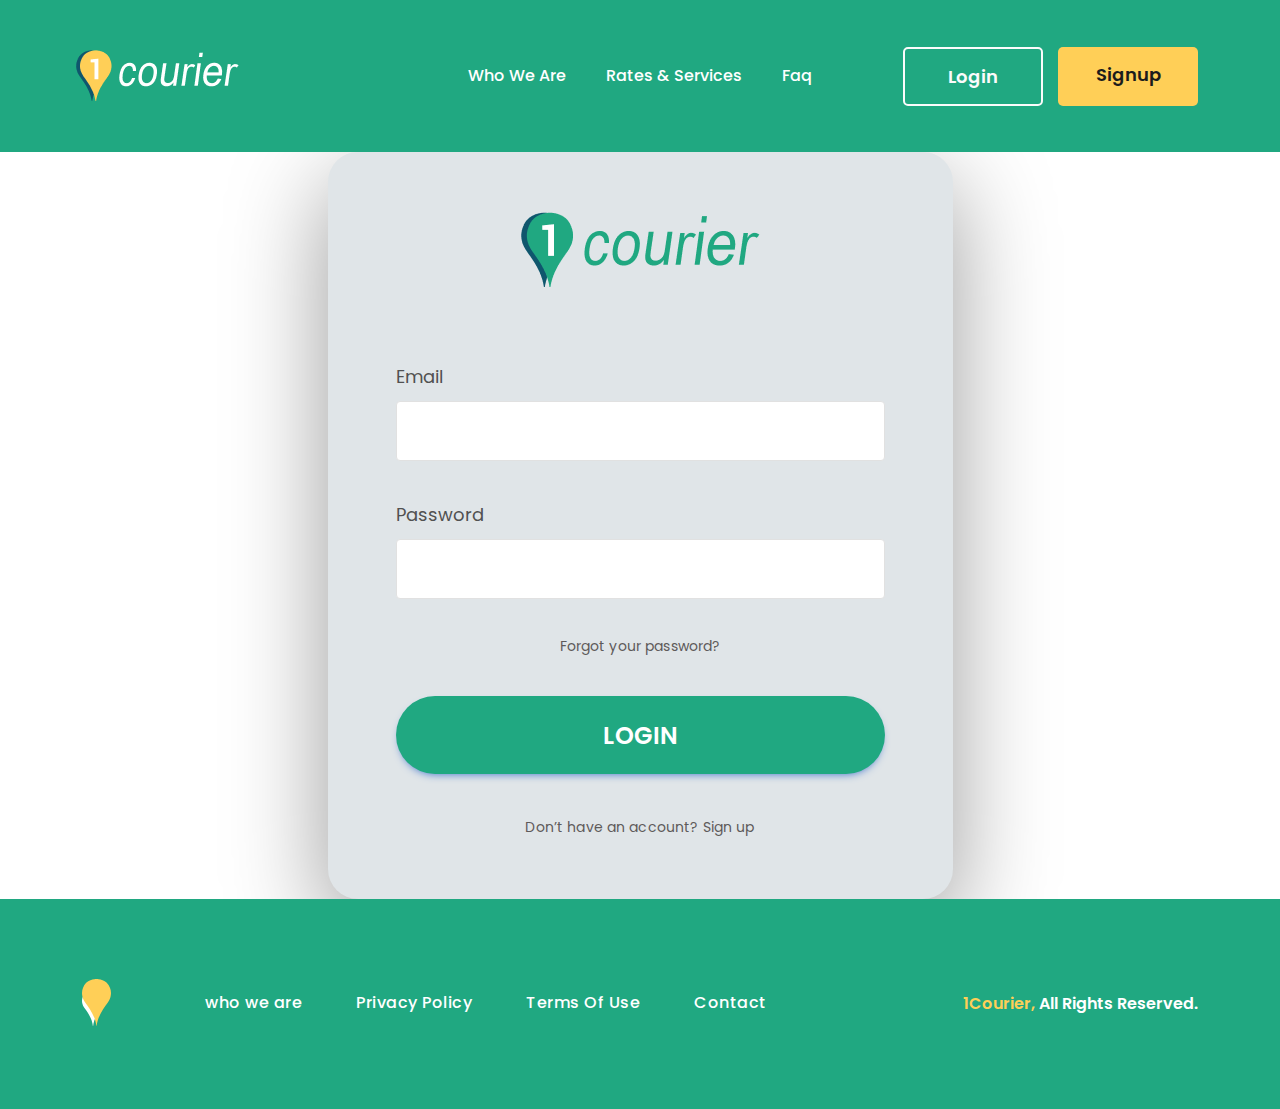
<file: login.html>
<!DOCTYPE html>
<html lang="en">

<head>
	<!-- Required meta tags -->
	<meta charset="utf-8">
	<meta name="viewport" content="width=device-width, initial-scale=1">
	<meta http-equiv="x-ua-compatible" content="ie=edge">
	<title>Login - Corior</title>
	<!-- MDB icon -->
	<link rel="icon" href="img/mdb-favicon.ico" type="image/x-icon">
	<!-- Font Awesome -->
	<link rel="stylesheet" href="https://cdnjs.cloudflare.com/ajax/libs/font-awesome/6.0.0/css/all.min.css">
	<!-- Google Fonts Roboto -->
	<link href="https://fonts.googleapis.com/css2?family=Poppins:wght@400;500;600;700;800;900&display=swap" rel="stylesheet">
	<!-- MDB -->
	<link rel="stylesheet" href="css/mdb.min.css">
	<link rel="stylesheet" href="css/style.css">
	<link rel="stylesheet" href="css/responsive.css"> 
</head>

<body>
	<header class="corior-header">
		<div class="container">
			<div class="row justify-content-between">
				<div class="col-auto d-flex">
					<div class="mobile-toggle d-lg-none d-md-block">
						<button class="navbar-toggler btn " type="button" data-mdb-toggle="collapse" data-mdb-target="#navbarExample01" aria-controls="navbarExample01" aria-expanded="false" aria-label="Toggle navigation">
							<svg xmlns="http://www.w3.org/2000/svg" width="24" height="14" viewBox="0 0 24 14" fill="none">
								<rect width="24" height="2" rx="1" fill="white" />
								<rect y="6" width="19" height="2" rx="1" fill="white" />
								<rect y="12" width="14" height="2" rx="1" fill="white" /> </svg>
						</button>
					</div>
					<div class="logo">
						<a href="/"><img src="img/logo.png" alt="Logo"></a>
					</div>
				</div>
				<div class="col-auto">
					<!-- Navbar -->
					<nav class="navbar navbar-expand-lg">
						<div class="container-fluid">
							<div class="collapse navbar-collapse" id="navbarExample01">
								<ul class="navbar-nav me-auto mb-2 mb-lg-0">
									<li class="nav-item active"> <a class="nav-link" href="who-we.html">who we are</a> </li>
									<li class="nav-item"> <a class="nav-link" href="rate-services.html">rates & services</a> </li>
									<li class="nav-item"> <a class="nav-link" href="faq.html">faq</a> </li>
								</ul>
							</div>
						</div>
					</nav>
					<!-- Navbar -->
				</div>
				<div class="col-auto order-sm-2">
					<div class="btn-group login-area"> <a href="" class="btn btn-outline-light" data-mdb-toggle="modal" data-mdb-target="#exampleModal3">Login</a> <a href="signup.html" class="btn btn-warning">Signup</a> </div>
				</div>
			</div>
		</div>
	</header>
	<main class="main-wrapper">
		<div class="login-form-section">
			<div class="login-form-area">
				<form>
					<div class="text-center logo-login">
						<p>
							<a href="#"><img src="img/login-logo.png" alt="Login Logo"></a>
						</p>
					</div>
					<!-- Email input -->
					<div class="input-field">
						<label class="input-label">Email</label>
						<input type="email" class="form-control" /> 
					</div>
					<!-- Password input -->
					<div class="input-field">
						<label class="form-label">Password</label>
						<input type="password" class="form-control" /> 
					</div>
					<!-- 2 column grid layout for inline styling -->
					<div class="row mb-4">
						<div class="col text-center forgot-pas">
							<!-- Simple link -->
							<p><a href="#!">Forgot your password?</a></p>
						</div>
					</div>
					<!-- Submit button -->
					<button type="button" class="btn btn-primary btn-block mb-4">Login</button>
					<!-- Register buttons -->
					<div class="text-center signup-link">
						<p><a href="#">Don’t have an account? Sign up</a></p>
					</div>
				</form>
			</div>
		</div>
	</main>
	<footer class="corior-footer">
		<div class="container">
			<div class="row justify-content-between">
				<div class="col-auto">
					<div class="footer-nav d-flex align-items-center">
						<div class="footer-logo"> <img src="img/footer-logo.svg" alt="logo"> </div>
						<ul class="d-lg-flex">
							<li class="nav-item active"> <a class="nav-link" href="signup.html">who we are</a> </li>
							<li class="nav-item"> <a class="nav-link" href="privacy.html">Privacy Policy</a> </li>
							<li class="nav-item"> <a class="nav-link" href="terms.html">Terms Of Use</a> </li>
							<li class="nav-item"> <a class="nav-link" href="contact.html">Contact</a> </li>
						</ul>
					</div>
				</div>
				<div class="col-auto">
					<div class="corior-copyright">
						<p><span class="th-color2">1Courier,</span> All Rights Reserved.</p>
					</div>
				</div>
			</div>
		</div>
	</footer>
	<!-- MDB -->
	<div class="modal fade" id="exampleModal3" tabindex="-1" aria-labelledby="exampleModalLabel3" aria-hidden="true">
		<div class="modal-dialog">
			<div class="modal-content">
				<div class="login-form-area">
					<form>
						<div class="text-center logo-login">
							<p>
								<a href="#"><img src="img/login-logo.png" alt="Login Logo"></a>
							</p>
						</div>
						<!-- Email input -->
						<div class="input-field">
							<label class="input-label">Email</label>
							<input type="email" class="form-control" /> 
						</div>
						<!-- Password input -->
						<div class="input-field">
							<label class="form-label">Password</label>
							<input type="password" class="form-control" /> 
						</div>
						<!-- 2 column grid layout for inline styling -->
						<div class="row mb-4">
							<div class="col text-center forgot-pas">
								<!-- Simple link -->
								<p><a href="#!">Forgot your password?</a></p>
							</div>
						</div>
						<!-- Submit button -->
						<button type="button" class="btn btn-primary btn-block mb-4">Login</button>
						<!-- Register buttons -->
						<div class="text-center signup-link">
							<p><a href="#">Don’t have an account? Sign up</a></p>
						</div>
					</form>
				</div>
			</div>
		</div>
	</div>
	<script src="js/mdb.min.js"></script>
</body>

</html>
</file>
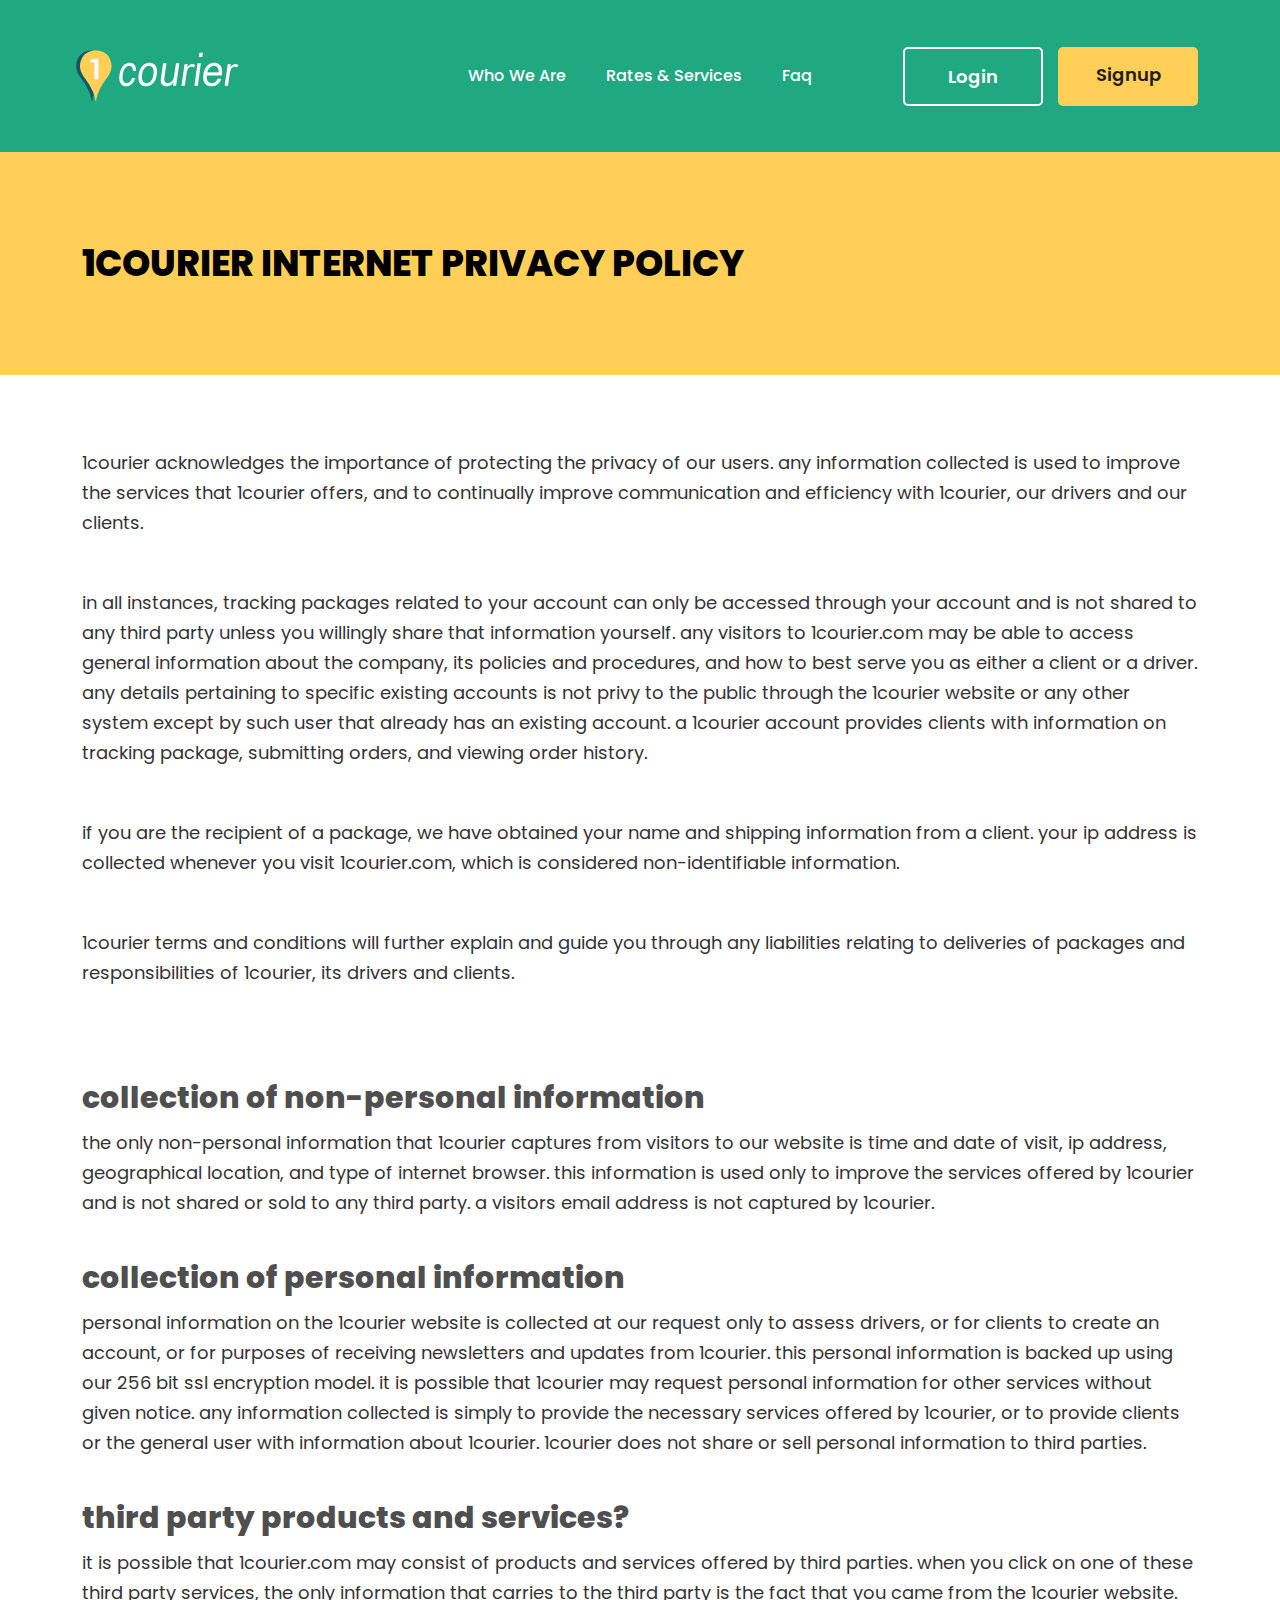
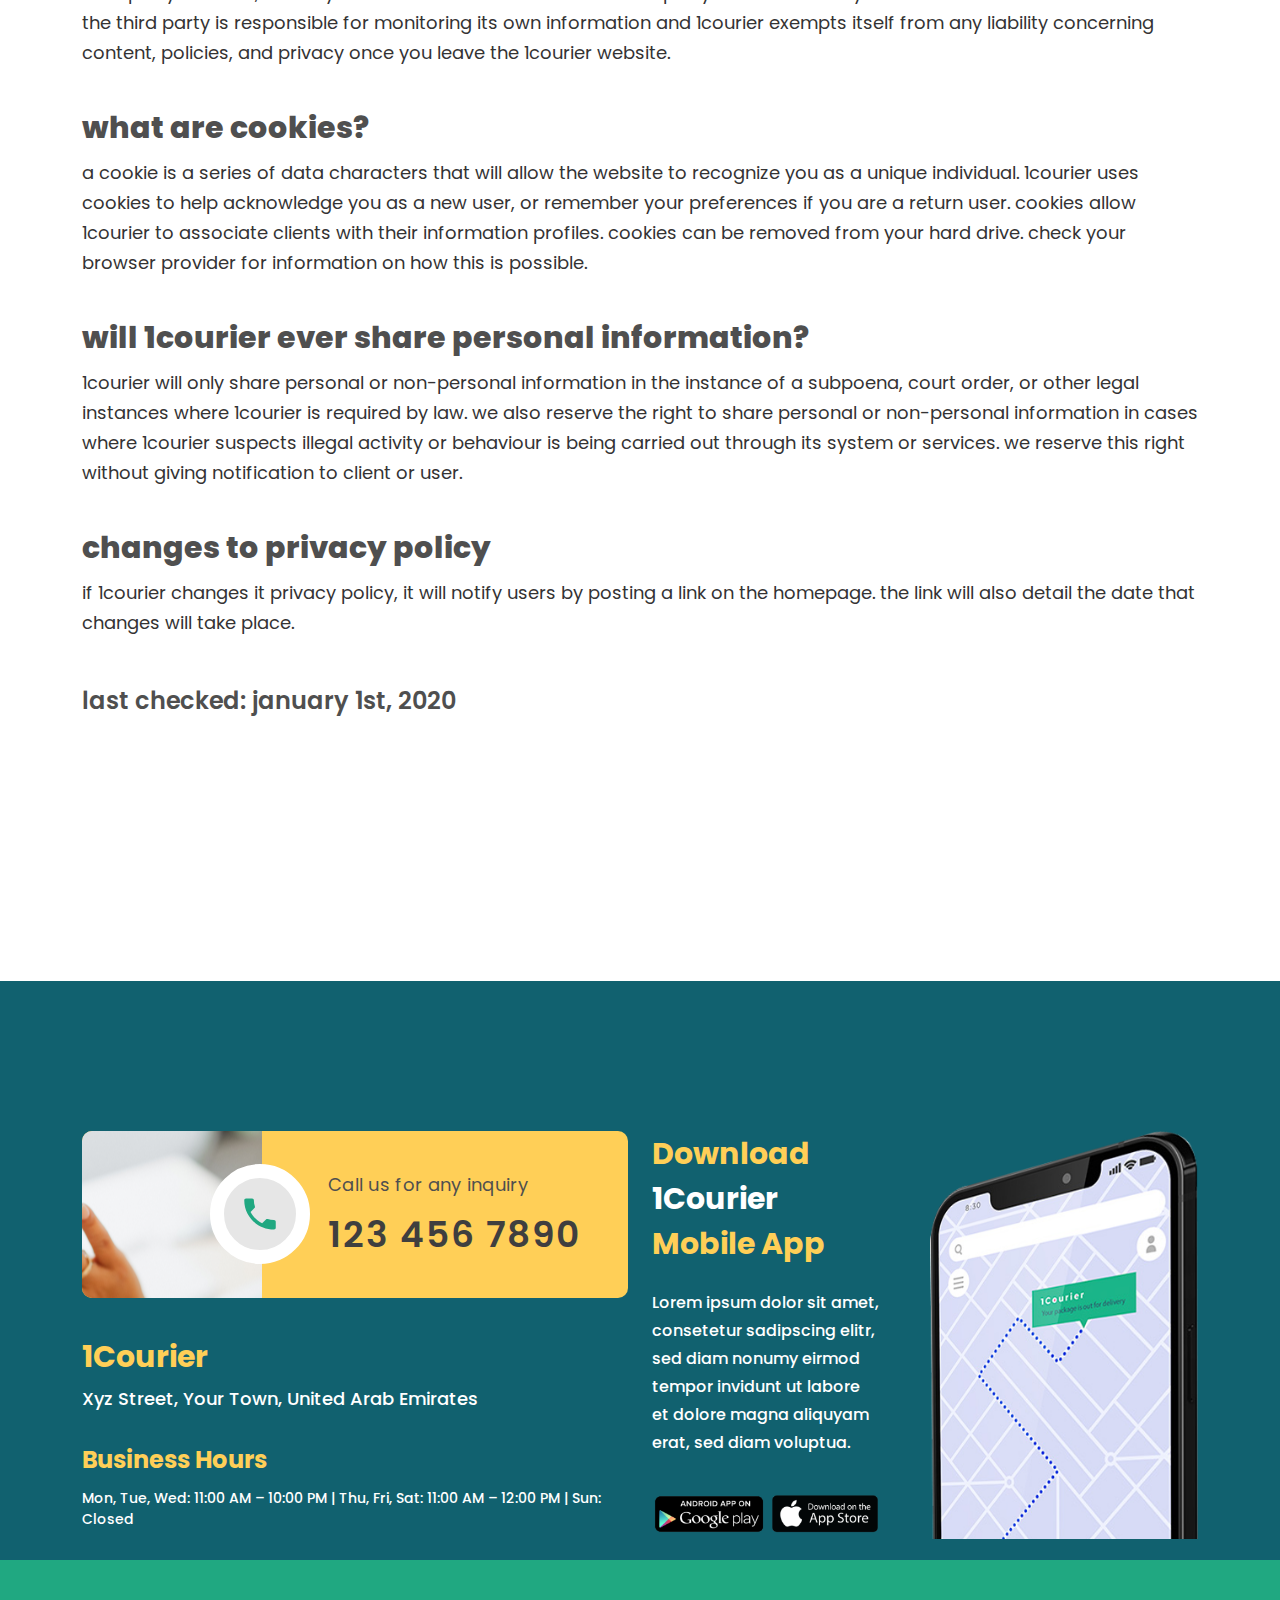
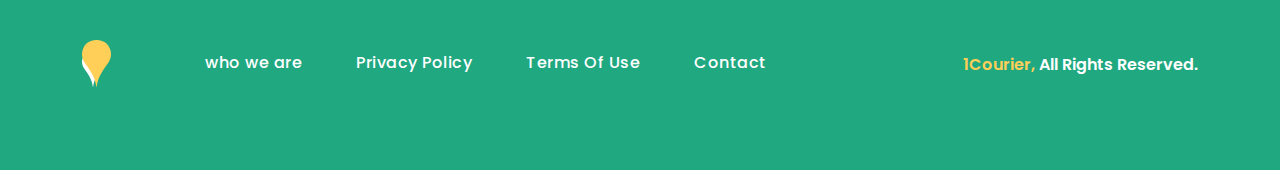
<file: privacy.html>
<!DOCTYPE html>
<html lang="en">

<head>
	<!-- Required meta tags -->
	<meta charset="utf-8">
	<meta name="viewport" content="width=device-width, initial-scale=1">
	<meta http-equiv="x-ua-compatible" content="ie=edge">
	<title>Privacy - Corior</title>
	<!-- MDB icon -->
	<link rel="icon" href="img/mdb-favicon.ico" type="image/x-icon">
	<!-- Font Awesome -->
	<link rel="stylesheet" href="https://cdnjs.cloudflare.com/ajax/libs/font-awesome/6.0.0/css/all.min.css">
	<!-- Google Fonts Roboto -->
	<link href="https://fonts.googleapis.com/css2?family=Poppins:wght@400;500;600;700;800;900&display=swap" rel="stylesheet">
	<!-- MDB -->
	<link rel="stylesheet" href="css/mdb.min.css">
	<link rel="stylesheet" href="css/style.css">
	<link rel="stylesheet" href="css/responsive.css"> 
</head>

<body>
	<header class="corior-header">
		<div class="container">
			<div class="row justify-content-between">
				<div class="col-auto d-flex">
					<div class="mobile-toggle d-lg-none d-md-block">
						<button class="navbar-toggler btn " type="button" data-mdb-toggle="collapse" data-mdb-target="#navbarExample01" aria-controls="navbarExample01" aria-expanded="false" aria-label="Toggle navigation">
							<svg xmlns="http://www.w3.org/2000/svg" width="24" height="14" viewBox="0 0 24 14" fill="none">
								<rect width="24" height="2" rx="1" fill="white" />
								<rect y="6" width="19" height="2" rx="1" fill="white" />
								<rect y="12" width="14" height="2" rx="1" fill="white" /> </svg>
						</button>
					</div>
					<div class="logo">
						<a href="/"><img src="img/logo.png" alt="Logo"></a>
					</div>
				</div>
				<div class="col-auto">
					<!-- Navbar -->
					<nav class="navbar navbar-expand-lg">
						<div class="container-fluid">
							<div class="collapse navbar-collapse" id="navbarExample01">
								<ul class="navbar-nav me-auto mb-2 mb-lg-0">
									<li class="nav-item active"> <a class="nav-link" href="who-we.html">who we are</a> </li>
									<li class="nav-item"> <a class="nav-link" href="rate-services.html">rates & services</a> </li>
									<li class="nav-item"> <a class="nav-link" href="faq.html">faq</a> </li>
								</ul>
							</div>
						</div>
					</nav>
					<!-- Navbar -->
				</div>
				<div class="col-auto order-sm-2">
					<div class="btn-group login-area"> <a href="" class="btn btn-outline-light" data-mdb-toggle="modal" data-mdb-target="#exampleModal3">Login</a> <a href="signup.html" class="btn btn-warning">Signup</a> </div>
				</div>
			</div>
		</div>
	</header>
	<main class="main-wrapper">
		<div class="inner-banner">
			<div class="container">
				<div class="row">
					<div class="col">
						<div class="title-wrap">
							<h1 class="title">1COURIER INTERNET PRIVACY POLICY</h1> </div>
					</div>
				</div>
			</div>
		</div>
		<div class="section privicy-section">
			<div class="container">
				<div class="row">
					<div class="col-lg-12">
						<div class="terms-conditions-list">
							<div class="term-box">
								<div class="text">
									<p>1COURIER ACKNOWLEDGES THE IMPORTANCE OF PROTECTING THE PRIVACY OF OUR USERS. ANY INFORMATION COLLECTED IS USED TO IMPROVE THE SERVICES THAT 1COURIER OFFERS, AND TO CONTINUALLY IMPROVE COMMUNICATION AND EFFICIENCY WITH 1COURIER, OUR DRIVERS AND OUR CLIENTS.</p>
								</div>
							</div>
							<div class="term-box">
								<div class="text">
									<p>IN ALL INSTANCES, TRACKING PACKAGES RELATED TO YOUR ACCOUNT CAN ONLY BE ACCESSED THROUGH YOUR ACCOUNT AND IS NOT SHARED TO ANY THIRD PARTY UNLESS YOU WILLINGLY SHARE THAT INFORMATION YOURSELF. ANY VISITORS TO 1COURIER.COM MAY BE ABLE TO ACCESS GENERAL INFORMATION ABOUT THE COMPANY, ITS POLICIES AND PROCEDURES, AND HOW TO BEST SERVE YOU AS EITHER A CLIENT OR A DRIVER. ANY DETAILS PERTAINING TO SPECIFIC EXISTING ACCOUNTS IS NOT PRIVY TO THE PUBLIC THROUGH THE 1COURIER WEBSITE OR ANY OTHER SYSTEM EXCEPT BY SUCH USER THAT ALREADY HAS AN EXISTING ACCOUNT. A 1COURIER ACCOUNT PROVIDES CLIENTS WITH INFORMATION ON TRACKING PACKAGE, SUBMITTING ORDERS, AND VIEWING ORDER HISTORY.</p>
								</div>
							</div>
							<div class="term-box">
								<div class="text">
									<p>IF YOU ARE THE RECIPIENT OF A PACKAGE, WE HAVE OBTAINED YOUR NAME AND SHIPPING INFORMATION FROM A CLIENT. YOUR IP ADDRESS IS COLLECTED WHENEVER YOU VISIT 1COURIER.COM, WHICH IS CONSIDERED NON-IDENTIFIABLE INFORMATION.</p>
								</div>
							</div>
							<div class="term-box">
								<div class="text">
									<p>1COURIER TERMS AND CONDITIONS WILL FURTHER EXPLAIN AND GUIDE YOU THROUGH ANY LIABILITIES RELATING TO DELIVERIES OF PACKAGES AND RESPONSIBILITIES OF 1COURIER, ITS DRIVERS AND CLIENTS.</p>
								</div>
							</div>
							<div class="spacer h-45"></div>
							<div class="term-box">
								<div class="text"> <strong>COLLECTION OF NON-PERSONAL INFORMATION</strong>
									<p>THE ONLY NON-PERSONAL INFORMATION THAT 1COURIER CAPTURES FROM VISITORS TO OUR WEBSITE IS TIME AND DATE OF VISIT, IP ADDRESS, GEOGRAPHICAL LOCATION, AND TYPE OF INTERNET BROWSER. THIS INFORMATION IS USED ONLY TO IMPROVE THE SERVICES OFFERED BY 1COURIER AND IS NOT SHARED OR SOLD TO ANY THIRD PARTY. A VISITORS EMAIL ADDRESS IS NOT CAPTURED BY 1COURIER.</p>
								</div>
							</div>
							<div class="term-box">
								<div class="text"> <strong>COLLECTION OF PERSONAL INFORMATION</strong>
									<p>PERSONAL INFORMATION ON THE 1COURIER WEBSITE IS COLLECTED AT OUR REQUEST ONLY TO ASSESS DRIVERS, OR FOR CLIENTS TO CREATE AN ACCOUNT, OR FOR PURPOSES OF RECEIVING NEWSLETTERS AND UPDATES FROM 1COURIER. THIS PERSONAL INFORMATION IS BACKED UP USING OUR 256 BIT SSL ENCRYPTION MODEL. IT IS POSSIBLE THAT 1COURIER MAY REQUEST PERSONAL INFORMATION FOR OTHER SERVICES WITHOUT GIVEN NOTICE. ANY INFORMATION COLLECTED IS SIMPLY TO PROVIDE THE NECESSARY SERVICES OFFERED BY 1COURIER, OR TO PROVIDE CLIENTS OR THE GENERAL USER WITH INFORMATION ABOUT 1COURIER. 1COURIER DOES NOT SHARE OR SELL PERSONAL INFORMATION TO THIRD PARTIES.</p>
								</div>
							</div>
							<div class="term-box">
								<div class="text"> <strong>THIRD PARTY PRODUCTS AND SERVICES?</strong>
									<p>IT IS POSSIBLE THAT 1COURIER.COM MAY CONSIST OF PRODUCTS AND SERVICES OFFERED BY THIRD PARTIES. WHEN YOU CLICK ON ONE OF THESE THIRD PARTY SERVICES, THE ONLY INFORMATION THAT CARRIES TO THE THIRD PARTY IS THE FACT THAT YOU CAME FROM THE 1COURIER WEBSITE. THE THIRD PARTY IS RESPONSIBLE FOR MONITORING ITS OWN INFORMATION AND 1COURIER EXEMPTS ITSELF FROM ANY LIABILITY CONCERNING CONTENT, POLICIES, AND PRIVACY ONCE YOU LEAVE THE 1COURIER WEBSITE.</p>
								</div>
							</div>
							<div class="term-box">
								<div class="text"> <strong>WHAT ARE COOKIES?</strong>
									<p>A COOKIE IS A SERIES OF DATA CHARACTERS THAT WILL ALLOW THE WEBSITE TO RECOGNIZE YOU AS A UNIQUE INDIVIDUAL. 1COURIER USES COOKIES TO HELP ACKNOWLEDGE YOU AS A NEW USER, OR REMEMBER YOUR PREFERENCES IF YOU ARE A RETURN USER. COOKIES ALLOW 1COURIER TO ASSOCIATE CLIENTS WITH THEIR INFORMATION PROFILES. COOKIES CAN BE REMOVED FROM YOUR HARD DRIVE. CHECK YOUR BROWSER PROVIDER FOR INFORMATION ON HOW THIS IS POSSIBLE.</p>
								</div>
							</div>
							<div class="term-box">
								<div class="text"> <strong>WILL 1COURIER EVER SHARE PERSONAL INFORMATION?</strong>
									<p>1COURIER WILL ONLY SHARE PERSONAL OR NON-PERSONAL INFORMATION IN THE INSTANCE OF A SUBPOENA, COURT ORDER, OR OTHER LEGAL INSTANCES WHERE 1COURIER IS REQUIRED BY LAW. WE ALSO RESERVE THE RIGHT TO SHARE PERSONAL OR NON-PERSONAL INFORMATION IN CASES WHERE 1COURIER SUSPECTS ILLEGAL ACTIVITY OR BEHAVIOUR IS BEING CARRIED OUT THROUGH ITS SYSTEM OR SERVICES. WE RESERVE THIS RIGHT WITHOUT GIVING NOTIFICATION TO CLIENT OR USER.</p>
								</div>
							</div>
							<div class="term-box">
								<div class="text"> <strong>CHANGES TO PRIVACY POLICY</strong>
									<p>IF 1COURIER CHANGES IT PRIVACY POLICY, IT WILL NOTIFY USERS BY POSTING A LINK ON THE HOMEPAGE. THE LINK WILL ALSO DETAIL THE DATE THAT CHANGES WILL TAKE PLACE.</p>
								</div>
							</div>
							<div class="term-box">
								<div class="text"> <strong>Last Checked: January 1st, 2020</strong> </div>
							</div>
						</div>
					</div>
				</div>
			</div>
		</div>
		<div class="footer-contact-update section">
			<div class="container">
				<div class="row">
					<div class="col-lg-6">
						<div class="cta-box-outer">
							<div class="row">
								<div class="col-lg-6">
									<div class="icon-box">
										<img src="img/phone.svg" alt="phone">
									</div>
									<div class="contact-box-cta">
										<p>Call us for any inquiry</p>
										<strong>123 456 7890</strong>
									</div>
								</div>
							</div>
						</div>
						<div class="row">
							<div class="col-lg-12">
								<div class="contact-box">
									<strong class="font-32">1Courier</strong>
									<p class="font-16">xyz Street, your town, united arab emirates</p>
								</div>
							</div>
							<div class="col-lg-12">
								<div class="contact-box-2">
									<strong class="font-24">Business Hours</strong>
									<p>Mon, Tue, Wed:  11:00 AM – 10:00 PM     |     Thu, Fri, Sat:  11:00 AM – 12:00 PM     |     Sun: Closed</p>
								</div>
							</div>
						</div>
					</div>
					<div class="col-lg-6">
						<div class="cta-box-text">
							<div class="cta-box-title">
								<h5 class="title"><span>Download</span> 1Courier <span>Mobile App</span></h5>
								<p>Lorem ipsum dolor sit amet, consetetur sadipscing elitr, sed diam nonumy eirmod tempor invidunt ut labore et dolore magna aliquyam erat, sed diam voluptua. </p>
								<div class="playstore-group">
									<a href="#"><img src="img/apple-store 1.png" alt=""></a>
									<a href="#"><img src="img/apple-store 2.png" alt=""></a>
								</div>
							</div>
							<div class="cta-box-thumb">
								<img src="img/mobile.png" alt="">
							</div>
						</div>
					</div>
				</div>
			</div>
		</div>
	</main>
	<footer class="corior-footer">
		<div class="container">
			<div class="row justify-content-between">
				<div class="col-auto">
					<div class="footer-nav d-flex align-items-center">
						<div class="footer-logo"> <img src="img/footer-logo.svg" alt="logo"> </div>
						<ul class="d-lg-flex">
							<li class="nav-item active"> <a class="nav-link" href="signup.html">who we are</a> </li>
							<li class="nav-item"> <a class="nav-link" href="privacy.html">Privacy Policy</a> </li>
							<li class="nav-item"> <a class="nav-link" href="terms.html">Terms Of Use</a> </li>
							<li class="nav-item"> <a class="nav-link" href="contact.html">Contact</a> </li>
						</ul>
					</div>
				</div>
				<div class="col-auto">
					<div class="corior-copyright">
						<p><span class="th-color2">1Courier,</span> All Rights Reserved.</p>
					</div>
				</div>
			</div>
		</div>
	</footer>
	<!-- MDB -->
	<div class="modal fade" id="exampleModal3" tabindex="-1" aria-labelledby="exampleModalLabel3" aria-hidden="true">
		<div class="modal-dialog">
			<div class="modal-content">
				<div class="login-form-area">
					<form>
						<div class="text-center logo-login">
							<p>
								<a href="#"><img src="img/login-logo.png" alt="Login Logo"></a>
							</p>
						</div>
						<!-- Email input -->
						<div class="input-field">
							<label class="input-label">Email</label>
							<input type="email" class="form-control" /> 
						</div>
						<!-- Password input -->
						<div class="input-field">
							<label class="form-label">Password</label>
							<input type="password" class="form-control" /> 
						</div>
						<!-- 2 column grid layout for inline styling -->
						<div class="row mb-4">
							<div class="col text-center forgot-pas">
								<!-- Simple link -->
								<p><a href="#!">Forgot your password?</a></p>
							</div>
						</div>
						<!-- Submit button -->
						<button type="button" class="btn btn-primary btn-block mb-4">Login</button>
						<!-- Register buttons -->
						<div class="text-center signup-link">
							<p><a href="#">Don’t have an account? Sign up</a></p>
						</div>
					</form>
				</div>
			</div>
		</div>
	</div>
	<script src="js/mdb.min.js"></script>
</body>

</html>
</file>
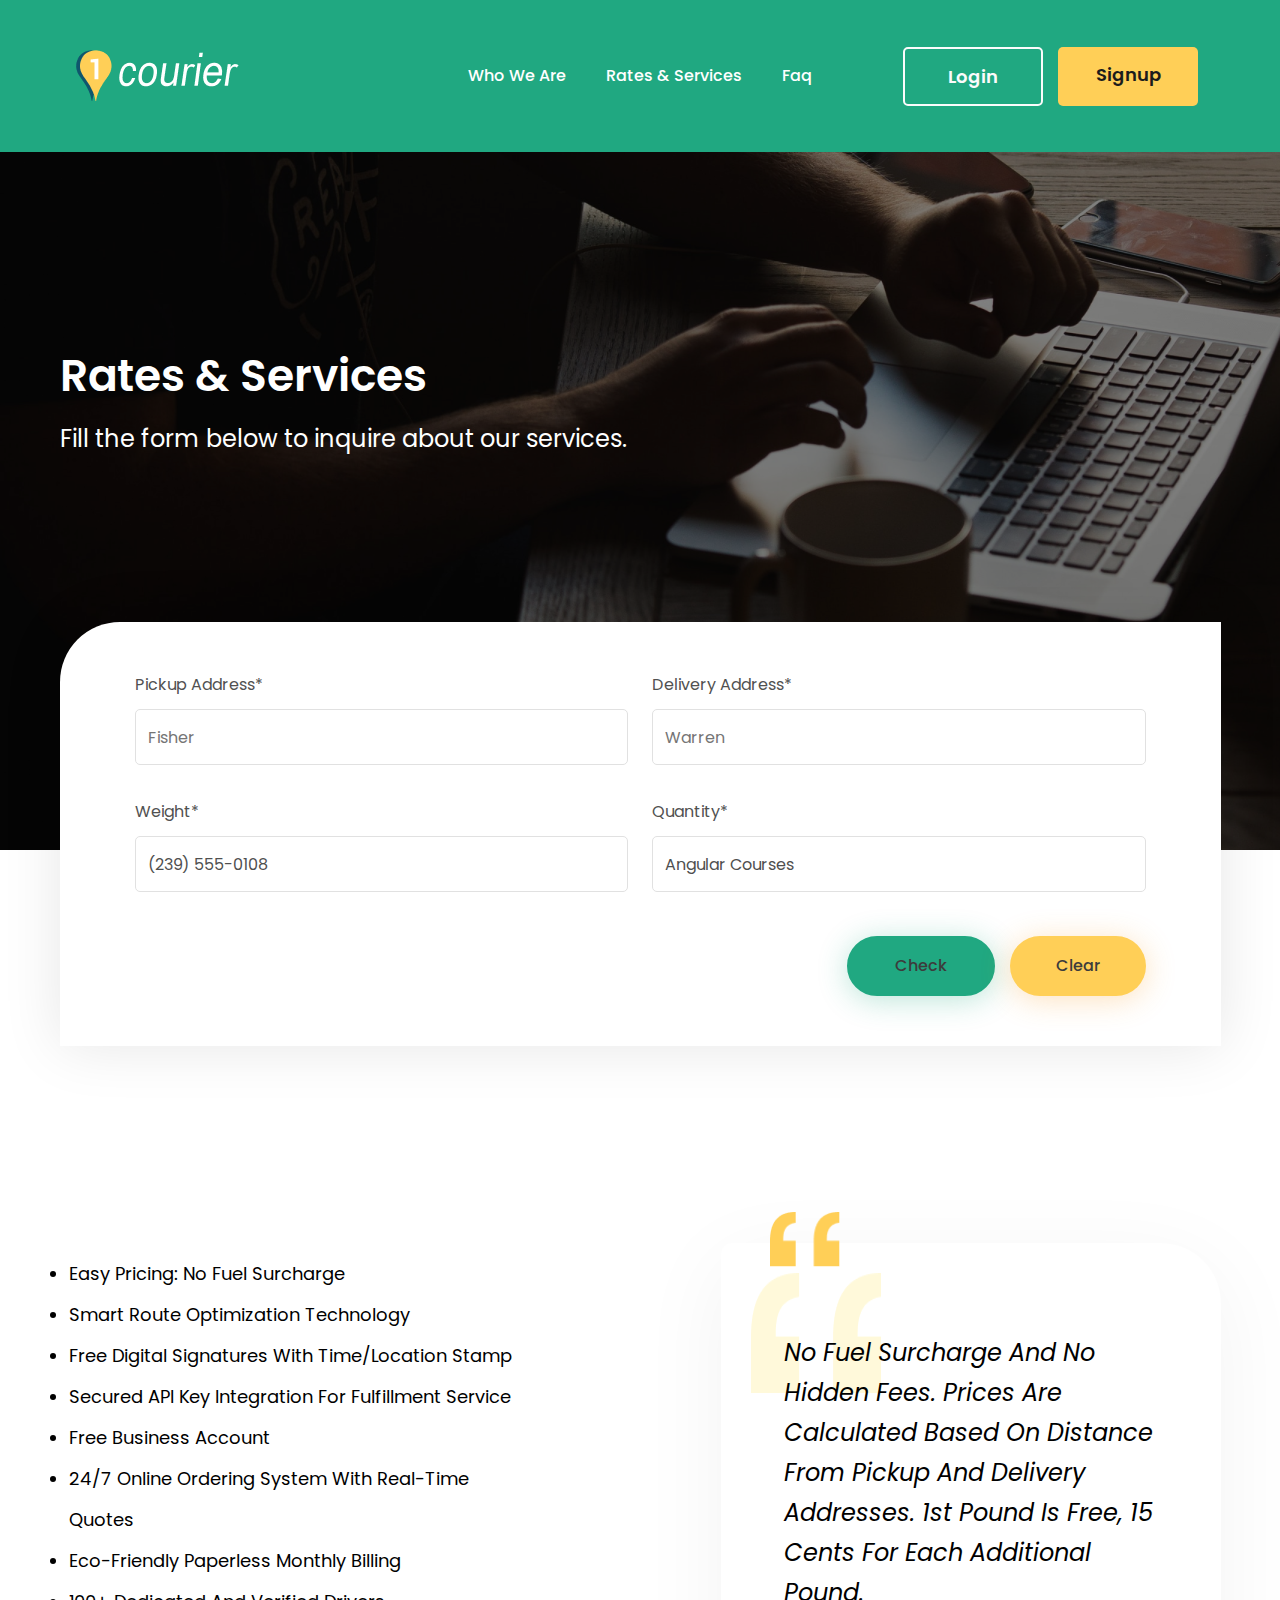
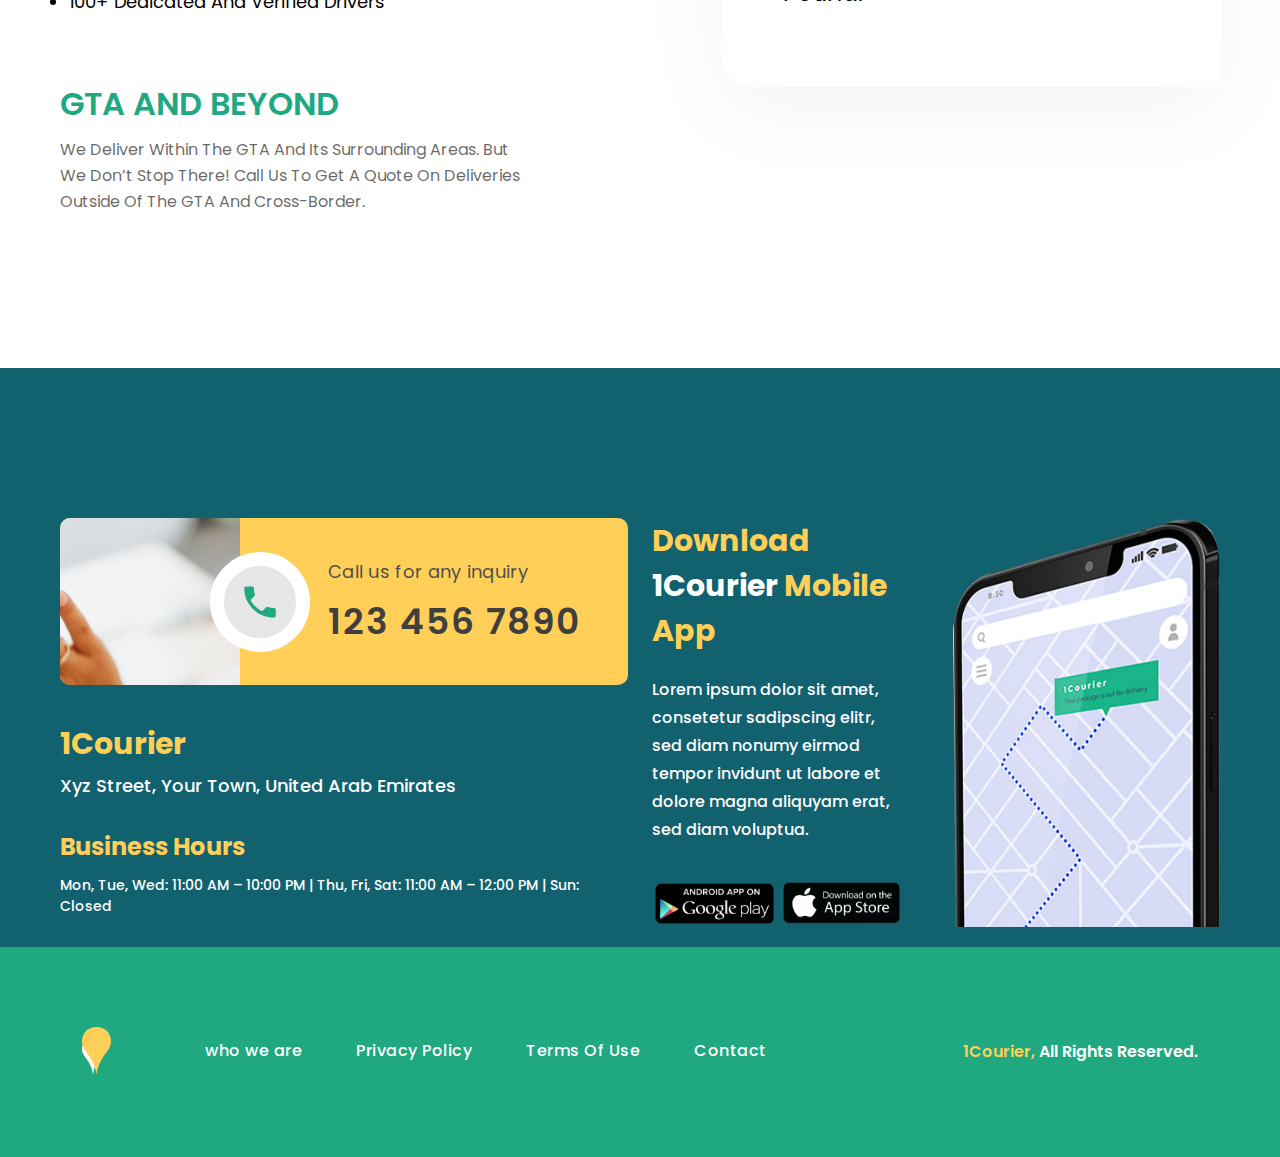
<file: rate-services.html>
<!DOCTYPE html>
<html lang="en">

<head>
	<!-- Required meta tags -->
	<meta charset="utf-8">
	<meta name="viewport" content="width=device-width, initial-scale=1">
	<meta http-equiv="x-ua-compatible" content="ie=edge">
	<title>Rating - Corior</title>
	<!-- MDB icon -->
	<link rel="icon" href="img/mdb-favicon.ico" type="image/x-icon">
	<!-- Font Awesome -->
	<link rel="stylesheet" href="https://cdnjs.cloudflare.com/ajax/libs/font-awesome/6.0.0/css/all.min.css">
	<!-- Google Fonts Roboto -->
	<link href="https://fonts.googleapis.com/css2?family=Poppins:wght@400;500;600;700;800;900&display=swap" rel="stylesheet">
	<!-- MDB -->
	<link rel="stylesheet" href="css/mdb.min.css">
	<link rel="stylesheet" href="css/style.css">
	<link rel="stylesheet" href="css/responsive.css"> </head>

<body>
	<header class="corior-header">
		<div class="container">
			<div class="row justify-content-between">
				<div class="col-auto d-flex">
					<div class="mobile-toggle d-lg-none d-md-block">
						<button class="navbar-toggler btn " type="button" data-mdb-toggle="collapse" data-mdb-target="#navbarExample01" aria-controls="navbarExample01" aria-expanded="false" aria-label="Toggle navigation">
							<svg xmlns="http://www.w3.org/2000/svg" width="24" height="14" viewBox="0 0 24 14" fill="none">
								<rect width="24" height="2" rx="1" fill="white" />
								<rect y="6" width="19" height="2" rx="1" fill="white" />
								<rect y="12" width="14" height="2" rx="1" fill="white" /> </svg>
						</button>
					</div>
					<div class="logo">
						<a href="/"><img src="img/logo.png" alt="Logo"></a>
					</div>
				</div>
				<div class="col-auto">
					<!-- Navbar -->
					<nav class="navbar navbar-expand-lg">
						<div class="container-fluid">
							<div class="collapse navbar-collapse" id="navbarExample01">
								<ul class="navbar-nav me-auto mb-2 mb-lg-0">
									<li class="nav-item active"> <a class="nav-link" href="who-we.html">who we are</a> </li>
									<li class="nav-item"> <a class="nav-link" href="rate-services.html">rates & services</a> </li>
									<li class="nav-item"> <a class="nav-link" href="faq.html">faq</a> </li>
								</ul>
							</div>
						</div>
					</nav>
					<!-- Navbar -->
				</div>
				<div class="col-auto order-sm-2">
					<div class="btn-group login-area"> <a href="" class="btn btn-outline-light" data-mdb-toggle="modal" data-mdb-target="#exampleModal3">Login</a> <a href="signup.html" class="btn btn-warning">Signup</a> </div>
				</div>
			</div>
		</div>
	</header>
	<main class="main-wrapper rate-page">
		<div class="inner-banner rate-inner-banner" style="background-image: url(img/rate-bg.png);">
			<div class="container">
				<div class="row">
					<div class="col">
						<div class="title-wrap">
							<h1 class="title">Rates & Services</h1>
							<p>Fill the form below to inquire about our services.</p>
						</div>
						<div class="rate-form">
							<div class="row">
								<div class="col-lg-6">
									<div class="form-control-area">
										<label>Pickup Address*</label>
										<input type="text" class="form-control" placeholder="Fisher"> </div>
								</div>
								<div class="col-lg-6">
									<div class="form-control-area">
										<label>Delivery Address*</label>
										<input type="text" class="form-control" placeholder="Warren"> </div>
								</div>
								<div class="col-lg-6">
									<div class="form-control-area">
										<label>Weight*</label>
										<select class="form-control">
											<option>(239) 555-0108</option>
											<option>2</option>
											<option>3</option>
										</select>
									</div>
								</div>
								<div class="col-lg-6">
									<div class="form-control-area">
										<label>Quantity*</label>
										<select class="form-control">
											<option>Angular Courses</option>
											<option>2</option>
											<option>3</option>
										</select>
									</div>
								</div>
								<div class="col-lg-12">
									<div class="btn-group d-flex" role="group" aria-label="Basic example">
										<button type="button" class="btn btn-outline-light th-bg">Check</button>
										<button type="button" class="btn btn-warning">Clear</button>
									</div>
								</div>
							</div>
						</div>
					</div>
				</div>
			</div>
		</div>
		<div class="section rate-section">
			<div class="container">
				<div class="row">
					<div class="col-lg-6">
						<div class="rating-text-area">
							<ul>
								<li>Easy pricing: No fuel surcharge</li>
								<li>Smart Route Optimization Technology</li>
								<li>Free digital signatures with time/location stamp</li>
								<li>Secured API key integration for fulfillment service</li>
								<li>Free Business Account</li>
								<li>24/7 online ordering system with real-time quotes</li>
								<li>Eco-friendly paperless monthly billing</li>
								<li>100+ dedicated and verified drivers</li>
							</ul>
							<div class="inner-text"> <strong>GTA AND BEYOND</strong>
								<p>We deliver within the GTA and its surrounding areas. But we don’t stop there! Call us to get a quote on deliveries outside of the GTA and cross-border.</p>
							</div>
						</div>
					</div>
					<div class="col-lg-6">
						<div class="rate-qute">
							<p>No fuel surcharge and No hidden fees. Prices are calculated based on distance from Pickup and Delivery addresses. 1st Pound is Free, 15 cents for each additional pound.</p>
						</div>
					</div>
				</div>
			</div>
		</div>
		<div class="footer-contact-update section">
			<div class="container">
				<div class="row">
					<div class="col-lg-6">
						<div class="cta-box-outer">
							<div class="row">
								<div class="col-lg-6">
									<div class="icon-box">
										<img src="img/phone.svg" alt="phone">
									</div>
									<div class="contact-box-cta">
										<p>Call us for any inquiry</p>
										<strong>123 456 7890</strong>
									</div>
								</div>
							</div>
						</div>
						<div class="row">
							<div class="col-lg-12">
								<div class="contact-box">
									<strong class="font-32">1Courier</strong>
									<p class="font-16">xyz Street, your town, united arab emirates</p>
								</div>
							</div>
							<div class="col-lg-12">
								<div class="contact-box-2">
									<strong class="font-24">Business Hours</strong>
									<p>Mon, Tue, Wed:  11:00 AM – 10:00 PM     |     Thu, Fri, Sat:  11:00 AM – 12:00 PM     |     Sun: Closed</p>
								</div>
							</div>
						</div>
					</div>
					<div class="col-lg-6">
						<div class="cta-box-text">
							<div class="cta-box-title">
								<h5 class="title"><span>Download</span> 1Courier <span>Mobile App</span></h5>
								<p>Lorem ipsum dolor sit amet, consetetur sadipscing elitr, sed diam nonumy eirmod tempor invidunt ut labore et dolore magna aliquyam erat, sed diam voluptua. </p>
								<div class="playstore-group">
									<a href="#"><img src="img/apple-store 1.png" alt=""></a>
									<a href="#"><img src="img/apple-store 2.png" alt=""></a>
								</div>
							</div>
							<div class="cta-box-thumb">
								<img src="img/mobile.png" alt="">
							</div>
						</div>
					</div>
				</div>
			</div>
		</div>
	</main>
	<footer class="corior-footer">
		<div class="container">
			<div class="row justify-content-between">
				<div class="col-auto">
					<div class="footer-nav d-flex align-items-center">
						<div class="footer-logo"> <img src="img/footer-logo.svg" alt="logo"> </div>
						<ul class="d-lg-flex">
							<li class="nav-item active"> <a class="nav-link" href="signup.html">who we are</a> </li>
							<li class="nav-item"> <a class="nav-link" href="privacy.html">Privacy Policy</a> </li>
							<li class="nav-item"> <a class="nav-link" href="terms.html">Terms Of Use</a> </li>
							<li class="nav-item"> <a class="nav-link" href="contact.html">Contact</a> </li>
						</ul>
					</div>
				</div>
				<div class="col-auto">
					<div class="corior-copyright">
						<p><span class="th-color2">1Courier,</span> All Rights Reserved.</p>
					</div>
				</div>
			</div>
		</div>
	</footer>
	<!-- MDB -->
	<div class="modal fade" id="exampleModal3" tabindex="-1" aria-labelledby="exampleModalLabel3" aria-hidden="true">
		<div class="modal-dialog">
			<div class="modal-content">
				<div class="login-form-area">
					<form>
						<div class="text-center logo-login">
							<p>
								<a href="#"><img src="img/login-logo.png" alt="Login Logo"></a>
							</p>
						</div>
						<!-- Email input -->
						<div class="input-field">
							<label class="input-label">Email</label>
							<input type="email" class="form-control" /> 
						</div>
						<!-- Password input -->
						<div class="input-field">
							<label class="form-label">Password</label>
							<input type="password" class="form-control" /> 
						</div>
						<!-- 2 column grid layout for inline styling -->
						<div class="row mb-4">
							<div class="col text-center forgot-pas">
								<!-- Simple link -->
								<p><a href="#!">Forgot your password?</a></p>
							</div>
						</div>
						<!-- Submit button -->
						<button type="button" class="btn btn-primary btn-block mb-4">Login</button>
						<!-- Register buttons -->
						<div class="text-center signup-link">
							<p><a href="#">Don’t have an account? Sign up</a></p>
						</div>
					</form>
				</div>
			</div>
		</div>
	</div>
	<script src="js/mdb.min.js"></script>
</body>

</html>
</file>
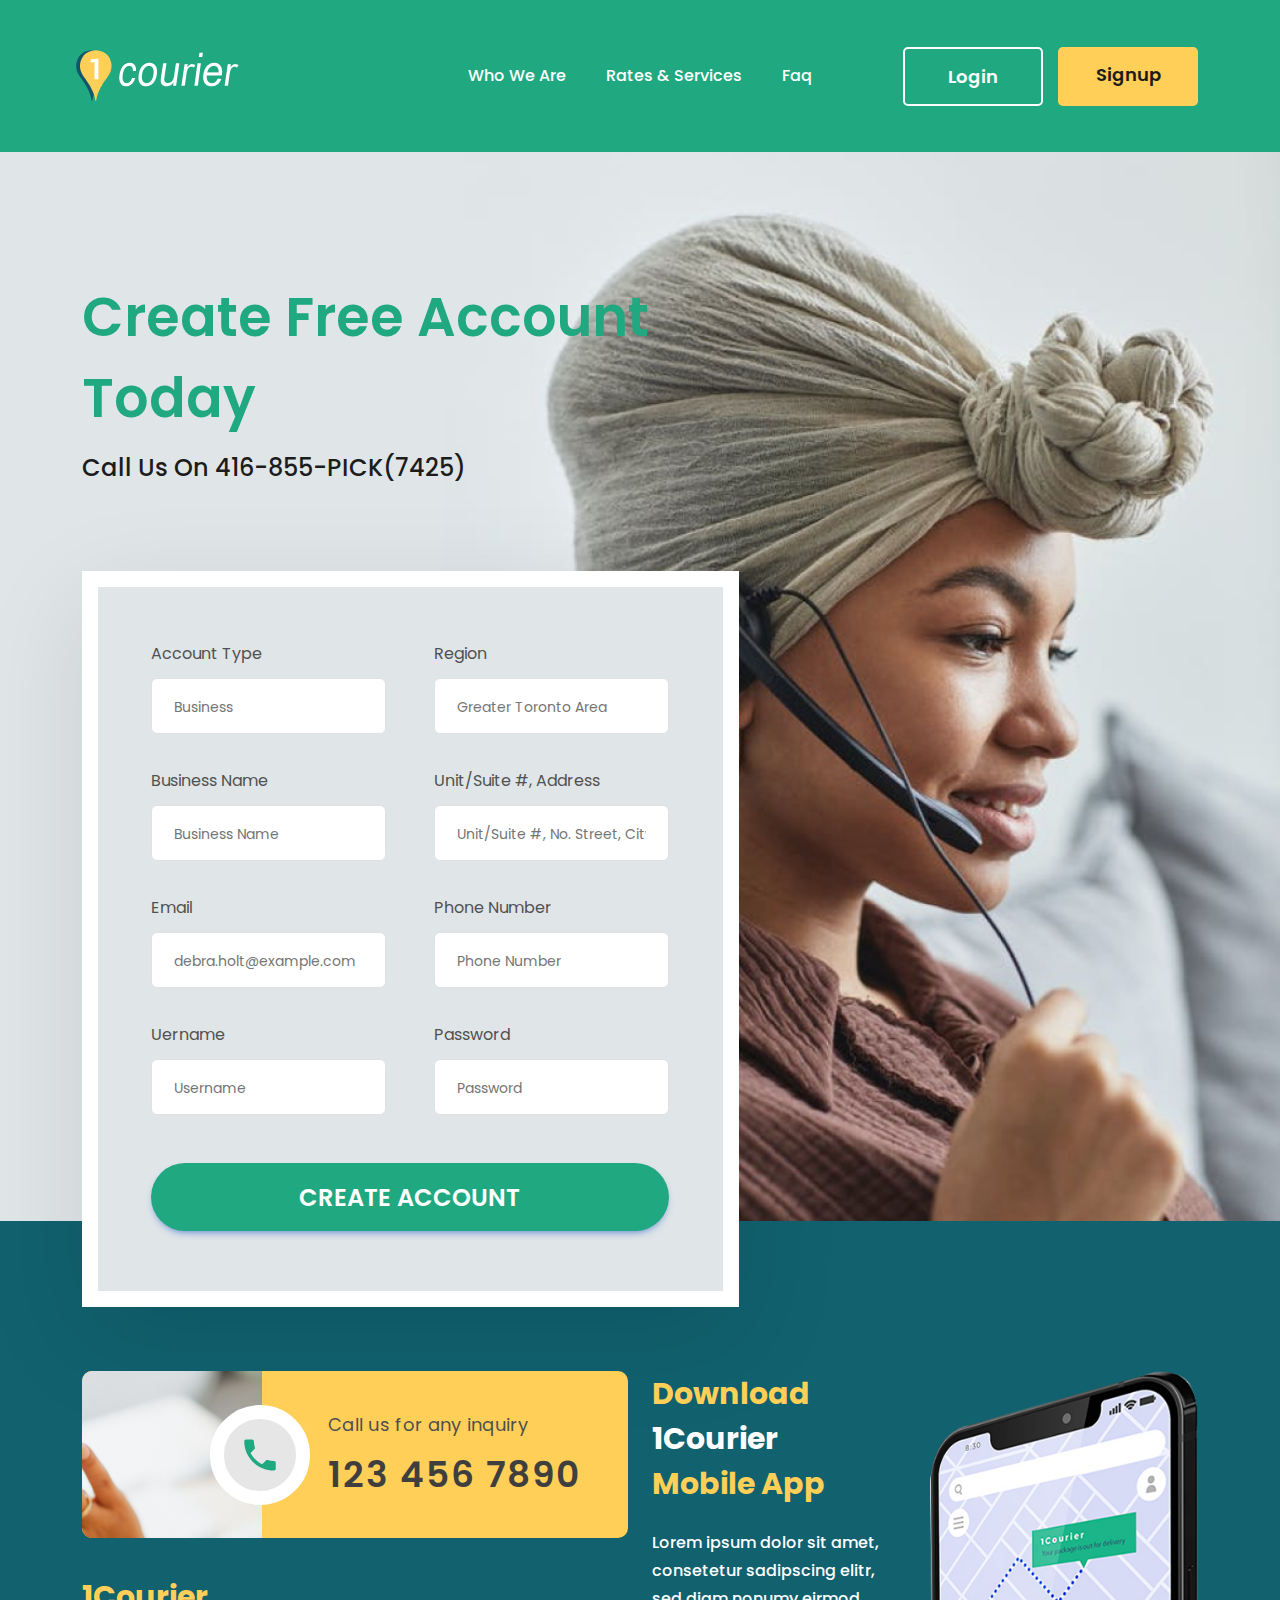
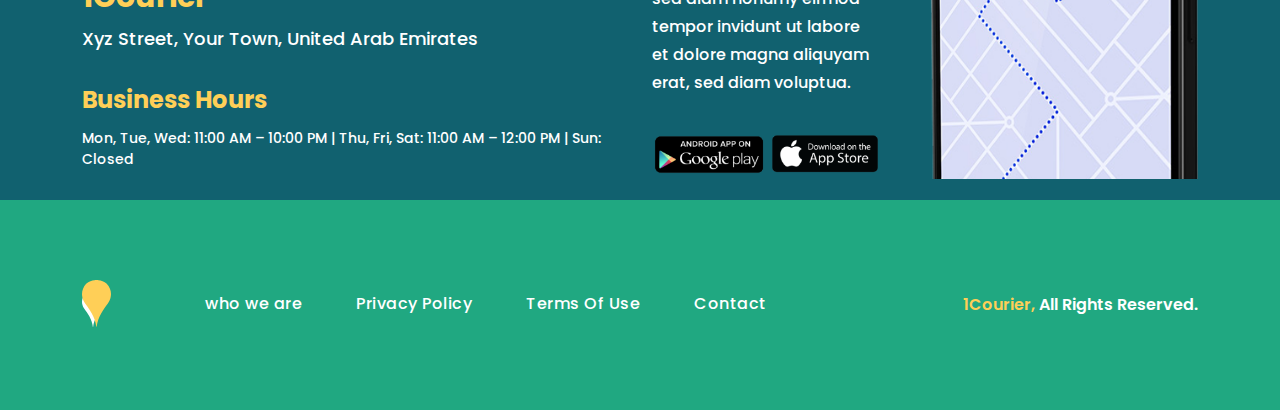
<file: signup.html>
<!DOCTYPE html>
<html lang="en">

<head>
	<!-- Required meta tags -->
	<meta charset="utf-8">
	<meta name="viewport" content="width=device-width, initial-scale=1">
	<meta http-equiv="x-ua-compatible" content="ie=edge">
	<title>Signup - Corior</title>
	<!-- MDB icon -->
	<link rel="icon" href="img/mdb-favicon.ico" type="image/x-icon">
	<!-- Font Awesome -->
	<link rel="stylesheet" href="https://cdnjs.cloudflare.com/ajax/libs/font-awesome/6.0.0/css/all.min.css">
	<!-- Google Fonts Roboto -->
	<link href="https://fonts.googleapis.com/css2?family=Poppins:wght@400;500;600;700;800;900&display=swap" rel="stylesheet">
	<!-- MDB -->
	<link rel="stylesheet" href="css/mdb.min.css">
	<link rel="stylesheet" href="css/style.css">
	<link rel="stylesheet" href="css/responsive.css"> 
</head>

<body>
	<header class="corior-header">
		<div class="container">
			<div class="row justify-content-between">
				<div class="col-auto d-flex">
					<div class="mobile-toggle d-lg-none d-md-block">
						<button class="navbar-toggler btn " type="button" data-mdb-toggle="collapse" data-mdb-target="#navbarExample01" aria-controls="navbarExample01" aria-expanded="false" aria-label="Toggle navigation">
							<svg xmlns="http://www.w3.org/2000/svg" width="24" height="14" viewBox="0 0 24 14" fill="none">
								<rect width="24" height="2" rx="1" fill="white" />
								<rect y="6" width="19" height="2" rx="1" fill="white" />
								<rect y="12" width="14" height="2" rx="1" fill="white" /> </svg>
						</button>
					</div>
					<div class="logo">
						<a href="/"><img src="img/logo.png" alt="Logo"></a>
					</div>
				</div>
				<div class="col-auto">
					<!-- Navbar -->
					<nav class="navbar navbar-expand-lg">
						<div class="container-fluid">
							<div class="collapse navbar-collapse" id="navbarExample01">
								<ul class="navbar-nav me-auto mb-2 mb-lg-0">
									<li class="nav-item active"> <a class="nav-link" href="who-we.html">who we are</a> </li>
									<li class="nav-item"> <a class="nav-link" href="rate-services.html">rates & services</a> </li>
									<li class="nav-item"> <a class="nav-link" href="faq.html">faq</a> </li>
								</ul>
							</div>
						</div>
					</nav>
					<!-- Navbar -->
				</div>
				<div class="col-auto order-sm-2">
					<div class="btn-group login-area"> <a href="" class="btn btn-outline-light" data-mdb-toggle="modal" data-mdb-target="#exampleModal3">Login</a> <a href="signup.html" class="btn btn-warning">Signup</a> </div>
				</div>
			</div>
		</div>
	</header>
	<main class="main-wrapper">
		<div class="section contact-section signup-section">
			<div class="container">
				<div class="row">
					<div class="col-lg-7">
						<!-- <div class="section-title">
							<h5 class="title">Create Free Account Today</h5>
							<p>Call Us On 416-855-PICK(7425)</p>
						</div> -->
						<div class="contact-form-area">
							<div class="form-ttitle">
								<h6 class="title">Create Free Account Today</h6>
								<p>Call Us On 416-855-PICK(7425)</p>
							</div>
							<div class="form-outer">
								<div class="row">
									<div class="col-lg-6">
										<div class="input-field">
											<label class="input-label">Account Type</label>
											<input type="text" class="form-control" placeholder="Business"> </div>
									</div>
									<div class="col-lg-6">
										<div class="input-field">
											<label class="input-label">Region</label>
											<input type="text" class="form-control" placeholder="Greater Toronto Area"> </div>
									</div>
									<div class="col-lg-6">
										<div class="input-field">
											<label class="input-label">Business Name</label>
											<input type="text" class="form-control" placeholder="Business Name"> </div>
									</div>
									<div class="col-lg-6">
										<div class="input-field">
											<label class="input-label">Unit/Suite #, Address</label>
											<input type="text" class="form-control" placeholder="Unit/Suite #, No. Street, City"> </div>
									</div>
									<div class="col-lg-6">
										<div class="input-field">
											<label class="input-label">Email</label>
											<input type="text" class="form-control" placeholder="debra.holt@example.com"> </div>
									</div>
									<div class="col-lg-6">
										<div class="input-field">
											<label class="input-label">Phone Number</label>
											<input type="text" class="form-control" placeholder="Phone Number"> </div>
									</div>
									<div class="col-lg-6">
										<div class="input-field">
											<label class="input-label">Uername</label>
											<input type="text" class="form-control" placeholder="Username"> </div>
									</div>
									<div class="col-lg-6">
										<div class="input-field">
											<label class="input-label">Password</label>
											<input type="text" class="form-control" placeholder="Password"> </div>
									</div>
									<div class="col-lg-12">
										<div class="input-submit">
											<button type="submit" class="btn btn-primary btn-block">Create Account</button>
										</div>
									</div>
								</div>
							</div>
						</div>
					</div>
				</div>
			</div>
		</div>
		<div class="footer-contact-update section">
			<div class="container">
				<div class="row">
					<div class="col-lg-6">
						<div class="cta-box-outer">
							<div class="row">
								<div class="col-lg-6">
									<div class="icon-box">
										<img src="img/phone.svg" alt="phone">
									</div>
									<div class="contact-box-cta">
										<p>Call us for any inquiry</p>
										<strong>123 456 7890</strong>
									</div>
								</div>
							</div>
						</div>
						<div class="row">
							<div class="col-lg-12">
								<div class="contact-box">
									<strong class="font-32">1Courier</strong>
									<p class="font-16">xyz Street, your town, united arab emirates</p>
								</div>
							</div>
							<div class="col-lg-12">
								<div class="contact-box-2">
									<strong class="font-24">Business Hours</strong>
									<p>Mon, Tue, Wed:  11:00 AM – 10:00 PM     |     Thu, Fri, Sat:  11:00 AM – 12:00 PM     |     Sun: Closed</p>
								</div>
							</div>
						</div>
					</div>
					<div class="col-lg-6">
						<div class="cta-box-text">
							<div class="cta-box-title">
								<h5 class="title"><span>Download</span> 1Courier <span>Mobile App</span></h5>
								<p>Lorem ipsum dolor sit amet, consetetur sadipscing elitr, sed diam nonumy eirmod tempor invidunt ut labore et dolore magna aliquyam erat, sed diam voluptua. </p>
								<div class="playstore-group">
									<a href="#"><img src="img/apple-store 1.png" alt=""></a>
									<a href="#"><img src="img/apple-store 2.png" alt=""></a>
								</div>
							</div>
							<div class="cta-box-thumb">
								<img src="img/mobile.png" alt="">
							</div>
						</div>
					</div>
				</div>
			</div>
		</div>
	</main>
	<footer class="corior-footer">
		<div class="container">
			<div class="row justify-content-between">
				<div class="col-auto">
					<div class="footer-nav d-flex align-items-center">
						<div class="footer-logo"> <img src="img/footer-logo.svg" alt="logo"> </div>
						<ul class="d-lg-flex">
							<li class="nav-item active"> <a class="nav-link" href="signup.html">who we are</a> </li>
							<li class="nav-item"> <a class="nav-link" href="privacy.html">Privacy Policy</a> </li>
							<li class="nav-item"> <a class="nav-link" href="terms.html">Terms Of Use</a> </li>
							<li class="nav-item"> <a class="nav-link" href="contact.html">Contact</a> </li>
						</ul>
					</div>
				</div>
				<div class="col-auto">
					<div class="corior-copyright">
						<p><span class="th-color2">1Courier,</span> All Rights Reserved.</p>
					</div>
				</div>
			</div>
		</div>
	</footer>
	<!-- MDB -->
	<div class="modal fade" id="exampleModal3" tabindex="-1" aria-labelledby="exampleModalLabel3" aria-hidden="true">
		<div class="modal-dialog">
			<div class="modal-content">
				<div class="login-form-area">
					<form>
						<div class="text-center logo-login">
							<p>
								<a href="#"><img src="img/login-logo.png" alt="Login Logo"></a>
							</p>
						</div>
						<!-- Email input -->
						<div class="input-field">
							<label class="input-label">Email</label>
							<input type="email" class="form-control" /> 
						</div>
						<!-- Password input -->
						<div class="input-field">
							<label class="form-label">Password</label>
							<input type="password" class="form-control" /> 
						</div>
						<!-- 2 column grid layout for inline styling -->
						<div class="row mb-4">
							<div class="col text-center forgot-pas">
								<!-- Simple link -->
								<p><a href="#!">Forgot your password?</a></p>
							</div>
						</div>
						<!-- Submit button -->
						<button type="button" class="btn btn-primary btn-block mb-4">Login</button>
						<!-- Register buttons -->
						<div class="text-center signup-link">
							<p><a href="#">Don’t have an account? Sign up</a></p>
						</div>
					</form>
				</div>
			</div>
		</div>
	</div>
	<script src="js/mdb.min.js"></script>
</body>

</html>
</file>
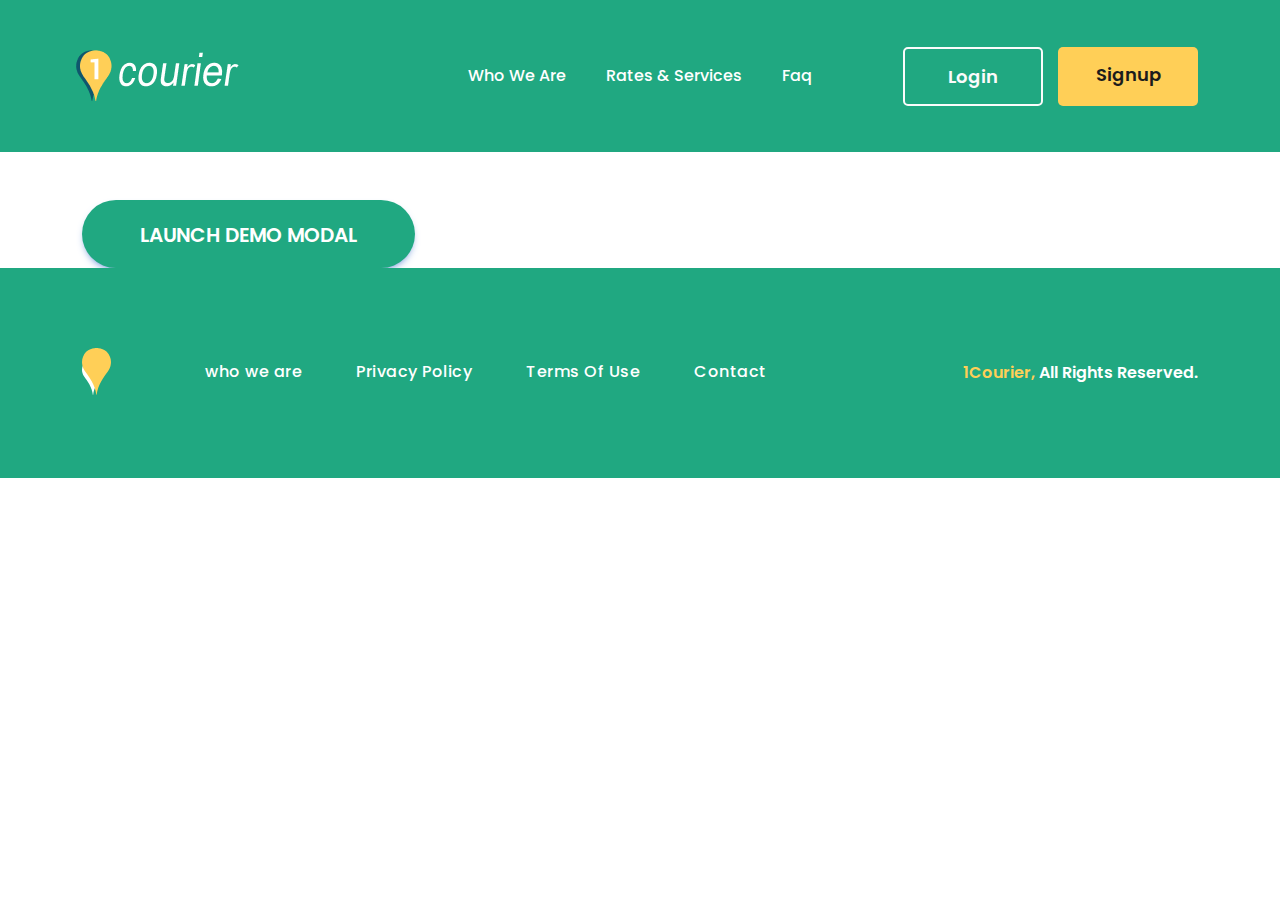
<file: step-forms.html>
<!DOCTYPE html>
<html lang="en">

<head>
	<!-- Required meta tags -->
	<meta charset="utf-8">
	<meta name="viewport" content="width=device-width, initial-scale=1">
	<meta http-equiv="x-ua-compatible" content="ie=edge">
	<title>Login - Corior</title>
	<!-- MDB icon -->
	<link rel="icon" href="img/mdb-favicon.ico" type="image/x-icon">
	<!-- Font Awesome -->
	<link rel="stylesheet" href="https://cdnjs.cloudflare.com/ajax/libs/font-awesome/6.0.0/css/all.min.css">
	<!-- Google Fonts Roboto -->
	<link href="https://fonts.googleapis.com/css2?family=Poppins:wght@400;500;600;700;800;900&display=swap" rel="stylesheet">
	<!-- MDB -->
	<link rel="stylesheet" href="css/mdb.min.css">
	<link rel="stylesheet" href="css/style.css">
	<link rel="stylesheet" href="css/responsive.css"> 
</head>

<body>
	<header class="corior-header">
		<div class="container">
			<div class="row justify-content-between">
				<div class="col-auto d-flex">
					<div class="mobile-toggle d-lg-none d-md-block">
						<button class="navbar-toggler btn " type="button" data-mdb-toggle="collapse" data-mdb-target="#navbarExample01" aria-controls="navbarExample01" aria-expanded="false" aria-label="Toggle navigation">
							<svg xmlns="http://www.w3.org/2000/svg" width="24" height="14" viewBox="0 0 24 14" fill="none">
								<rect width="24" height="2" rx="1" fill="white" />
								<rect y="6" width="19" height="2" rx="1" fill="white" />
								<rect y="12" width="14" height="2" rx="1" fill="white" /> </svg>
						</button>
					</div>
					<div class="logo">
						<a href="/"><img src="img/logo.png" alt="Logo"></a>
					</div>
				</div>
				<div class="col-auto">
					<!-- Navbar -->
					<nav class="navbar navbar-expand-lg">
						<div class="container-fluid">
							<div class="collapse navbar-collapse" id="navbarExample01">
								<ul class="navbar-nav me-auto mb-2 mb-lg-0">
									<li class="nav-item active"> <a class="nav-link" href="who-we.html">who we are</a> </li>
									<li class="nav-item"> <a class="nav-link" href="rate-services.html">rates & services</a> </li>
									<li class="nav-item"> <a class="nav-link" href="faq.html">faq</a> </li>
								</ul>
							</div>
						</div>
					</nav>
					<!-- Navbar -->
				</div>
				<div class="col-auto order-sm-2">
					<div class="btn-group login-area"> <a href="" class="btn btn-outline-light" data-mdb-toggle="modal" data-mdb-target="#exampleModal3">Login</a> <a href="signup.html" class="btn btn-warning">Signup</a> </div>
				</div>
			</div>
		</div>
	</header>
	<main class="main-wrapper">
		<div class="container mt-5">
			
			<button type="button" class="btn btn-primary" data-mdb-toggle="modal" data-mdb-target="#exampleModal">
				Launch demo modal
			  </button>
					
		</div>
	</main>
	<footer class="corior-footer">
		<div class="container">
			<div class="row justify-content-between">
				<div class="col-auto">
					<div class="footer-nav d-flex align-items-center">
						<div class="footer-logo"> <img src="img/footer-logo.svg" alt="logo"> </div>
						<ul class="d-lg-flex">
							<li class="nav-item active"> <a class="nav-link" href="signup.html">who we are</a> </li>
							<li class="nav-item"> <a class="nav-link" href="privacy.html">Privacy Policy</a> </li>
							<li class="nav-item"> <a class="nav-link" href="terms.html">Terms Of Use</a> </li>
							<li class="nav-item"> <a class="nav-link" href="contact.html">Contact</a> </li>
						</ul>
					</div>
				</div>
				<div class="col-auto">
					<div class="corior-copyright">
						<p><span class="th-color2">1Courier,</span> All Rights Reserved.</p>
					</div>
				</div>
			</div>
		</div>
	</footer>
	<!-- Modal -->
	<div class="modal fade" id="exampleModal" tabindex="-1" aria-labelledby="exampleModalLabel" aria-hidden="true">
		<div class="modal-dialog">
			<div class="modal-content">
				<form id="regForm" class="step-form-area">
					<div class="all-steps" id="all-steps"> 
						<span class="step"></span> 
						<span class="step"></span> 
						<span class="step"></span> 
						<span class="step"></span> 
					</div>
					<div class="tab instant-quote">
						<div class="row">
							<div class="col-lg-12">
								<div class="text-center step-form-title">
									<h6>Instant Quote</h6>
								</div>
							</div>
							<div class="col-lg-12">
								<!-- Email input -->
								<div class="input-field">
									<label class="input-label">Pick up address</label>
									<input type="email" class="form-control"  placeholder="Add Address"/> 
								</div>
							</div>
							<div class="col-lg-12">
								<!-- Password input -->
								<div class="input-field">
									<label class="input-label">Ship to address</label>
									<input type="password" class="form-control"  placeholder="Add Address"/> 
								</div>
							</div>
						</div>
					</div>
					<div class="tab pickup-info-box">
						<div class="row">
							<div class="col-lg-12">
								<div class="text-center step-form-title">
									<h6>Pick Up info</h6>
								</div>
							</div>
							<div class="col-lg-6">
								<div class="input-field">
									<label class="input-label">Company Name</label>
									<input type="text" class="form-control"  /> 
								</div>
							</div>
							<div class="col-lg-6">
								<div class="input-field">
									<label class="input-label">Address</label>
									<input type="text" class="form-control"  /> 
								</div>
							</div>
							<div class="col-lg-6">
								<div class="input-field">
									<label class="input-label">Province</label>
									<input type="text" class="form-control"  /> 
								</div>
							</div>
							<div class="col-lg-6">
								<div class="input-field">
									<label class="input-label">City</label>
									<input type="text" class="form-control"  /> 
								</div>
							</div>
							<div class="col-lg-6">
								<div class="input-field">
									<label class="input-label">Postal Code</label>
									<input type="text" class="form-control"  /> 
								</div>
							</div>
							<div class="col-lg-6">
								<div class="input-field">
									<label class="input-label">Pickup Cont Name</label>
									<input type="text" class="form-control"  /> 
								</div>
							</div>
							<div class="col-lg-6">
								<div class="input-field">
									<label class="input-label">Pickup Cont No</label>
									<input type="text" class="form-control"  /> 
								</div>
							</div>
							<div class="col-lg-6">
								<div class="input-field">
									<label class="input-label">Location Details</label>
									<input type="text" class="form-control"  /> 
								</div>
							</div>
							<div class="col-lg-12">
								<div class="input-field">
									<label class="input-label">Pickup Cont Email</label>
									<input type="text" class="form-control"  /> 
								</div>
							</div>
						</div>
					</div>
					<div class="tab">
						<div class="row">
							<div class="col-lg-12">
								<div class="text-center step-form-title">
									<h6>shipping info</h6>
								</div>
							</div>
							<div class="col-lg-6">
								<div class="input-field">
									<label class="input-label">Company Name</label>
									<input type="text" class="form-control" /> 
								</div>
							</div>
							<div class="col-lg-6">
								<div class="input-field">
									<label class="input-label">Address</label>
									<input type="text" class="form-control" /> 
								</div>
							</div>
							<div class="col-lg-6">
								<div class="input-field">
									<label class="input-label">Province</label>
									<input type="text" class="form-control" /> 
								</div>
							</div>
							<div class="col-lg-6">
								<div class="input-field">
									<label class="input-label">City</label>
									<input type="text" class="form-control" /> 
								</div>
							</div>
							<div class="col-lg-6">
								<div class="input-field">
									<label class="input-label">Postal Code</label>
									<input type="text" class="form-control" /> 
								</div>
							</div>
							<div class="col-lg-6">
								<div class="input-field">
									<label class="input-label">Pickup Cont Name</label>
									<input type="text" class="form-control" /> 
								</div>
							</div>
							<div class="col-lg-6">
								<div class="input-field">
									<label class="input-label">Pickup Cont No</label>
									<input type="text" class="form-control" /> 
								</div>
							</div>
							<div class="col-lg-6">
								<div class="input-field">
									<label class="input-label">Location Details</label>
									<input type="text" class="form-control" /> 
								</div>
							</div>
							<div class="col-lg-12">
								<div class="input-field">
									<label class="input-label">Pickup Cont Email</label>
									<input type="text" class="form-control" /> 
								</div>
							</div>
						</div>
					</div>
					<div class="tab">
						<div class="row">
							<div class="col-lg-12">
								<div class="text-center step-form-title">
									<h6>Other info</h6>
								</div>
							</div>
							<div class="col-lg-6">
								<div class="input-field">
									<label class="input-label">total weight </label>
									<input type="text" class="form-control" /> 
								</div>
							</div>
							<div class="col-lg-6">
								<div class="input-field">
									<label class="input-label">total quantity </label>
									<input type="text" class="form-control" /> 
								</div>
							</div>
							<div class="col-lg-6">
								<div class="input-field">
									<label class="input-label">vehicle type</label>
									<input type="text" class="form-control" /> 
								</div>
							</div>
							<div class="col-lg-6">
								<div class="input-field">
									<label class="input-label">Location Details</label>
									<input type="text" class="form-control" /> 
								</div>
							</div>
							<div class="col-lg-12">
								<div class="input-field input-radio-field">
									<div class="btn-group">
										<input type="radio" class="btn-check" name="options" id="option1" autocomplete="off" checked />
										<label class="btn btn-secondary" for="option1"><img src="img/car-1.jpg"><span>car</span></label>
									  
										<input type="radio" class="btn-check" name="options" id="option2" autocomplete="off" />
										<label class="btn btn-secondary" for="option2"><img src="img/car-1.jpg"><span>mini van</span></label>
									  
										<input type="radio" class="btn-check" name="options" id="option3" autocomplete="off" />
										<label class="btn btn-secondary" for="option3"><img src="img/car-1.jpg"><span>cargo van</span></label>

										<input type="radio" class="btn-check" name="options" id="option4" autocomplete="off" />
										<label class="btn btn-secondary" for="option4"><img src="img/car-1.jpg"><span>mini truck</span></label>
									  </div>
								</div>
							</div>
						</div>
					</div>
					<div class="thanks-message text-center" id="text-message"> 
						<div class="step-form-area thankyou-popup max-w730">
							<h5>Thank You!</h5>
							<p>For registering with us, We hope you like and enjoy our services.</p>
						</div>
					</div>
					<div class="d-flex align-items-center justify-content-center nextprevious" id="nextprevious">
						
						<button class="btn btn-primary" type="button" id="prevBtn" onclick="nextPrev(-1)">Previous</button> 
						<button class="btn btn-primary" type="button" id="nextBtn" onclick="nextPrev(1)">Next</button> 
						
					</div>
				</form>
			</div>
		</div>
	</div>
	<!-- MDB -->
	<div class="modal fade" id="exampleModal3" tabindex="-1" aria-labelledby="exampleModalLabel3" aria-hidden="true">
		<div class="modal-dialog">
			<div class="modal-content">
				<div class="login-form-area">
					<form>
						<div class="text-center logo-login">
							<p>
								<a href="#"><img src="img/login-logo.png" alt="Login Logo"></a>
							</p>
						</div>
						<!-- Email input -->
						<div class="input-field">
							<label class="input-label">Email</label>
							<input type="email" class="form-control" /> 
						</div>
						<!-- Password input -->
						<div class="input-field">
							<label class="form-label">Password</label>
							<input type="password" class="form-control" /> 
						</div>
						<!-- 2 column grid layout for inline styling -->
						<div class="row mb-4">
							<div class="col text-center forgot-pas">
								<!-- Simple link -->
								<p><a href="#!">Forgot your password?</a></p>
							</div>
						</div>
						<!-- Submit button -->
						<button type="button" class="btn btn-primary btn-block mb-4">Login</button>
						<!-- Register buttons -->
						<div class="text-center signup-link">
							<p><a href="#">Don’t have an account? Sign up</a></p>
						</div>
					</form>
				</div>
			</div>
		</div>
	</div>
	<script src="js/mdb.min.js"></script>
	<script>
		//your javascript goes here
var currentTab = 0;
document.addEventListener("DOMContentLoaded", function(event) {


    showTab(currentTab);

});

function showTab(n) {
    var x = document.getElementsByClassName("tab");
    x[n].style.display = "block";
    if (n == 0) {
        document.getElementById("prevBtn").style.display = "none";
    } else {
        document.getElementById("prevBtn").style.display = "block";
    }
    if (n == (x.length - 1)) {
        document.getElementById("nextBtn").innerHTML = "Submit";
    } else {
        document.getElementById("nextBtn").innerHTML = "Next";
    }
    fixStepIndicator(n)
}

function nextPrev(n) {
    var x = document.getElementsByClassName("tab");
    if (n == 1 && !validateForm()) return false;
    x[currentTab].style.display = "none";
    currentTab = currentTab + n;
    if (currentTab >= x.length) {
        // document.getElementById("regForm").submit();
        // return false;
        // alert("sdf");
        document.getElementById("nextprevious").style.display = "none";
        document.getElementById("all-steps").style.display = "none";
        document.getElementById("register").style.display = "none";
        document.getElementById("text-message").style.display = "block";




    }
    showTab(currentTab);
}

function validateForm() {
    var x, y, i, valid = true;
    x = document.getElementsByClassName("tab");
    y = x[currentTab].getElementsByTagName("input");
    for (i = 0; i < y.length; i++) {
        if (y[i].value == "") {
            y[i].className += " invalid";
            valid = false;
        }
    }
    if (valid) { document.getElementsByClassName("step")[currentTab].className += " finish"; }
    return valid;
}

function fixStepIndicator(n) {
    var i, x = document.getElementsByClassName("step");
    for (i = 0; i < x.length; i++) { x[i].className = x[i].className.replace(" active", ""); }
    x[n].className += " active";
}
	</script>
</body>

</html>
</file>
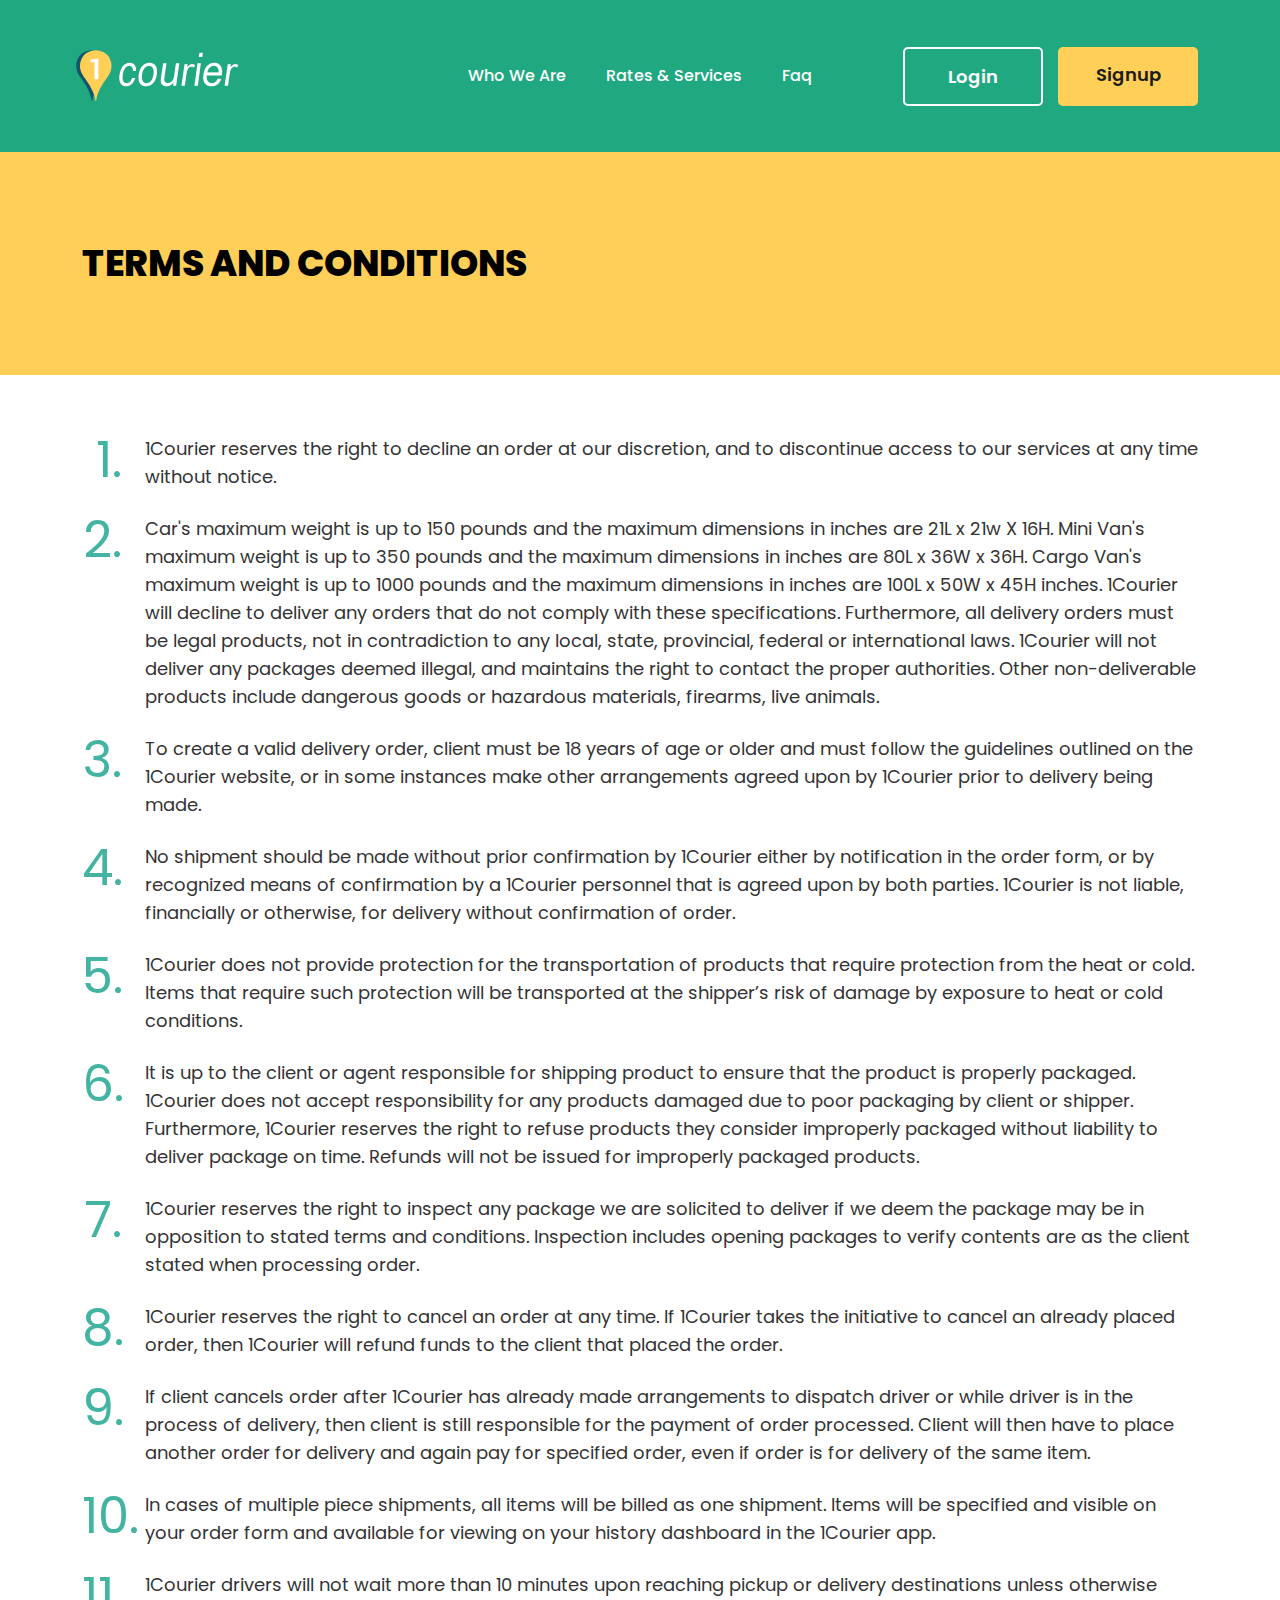
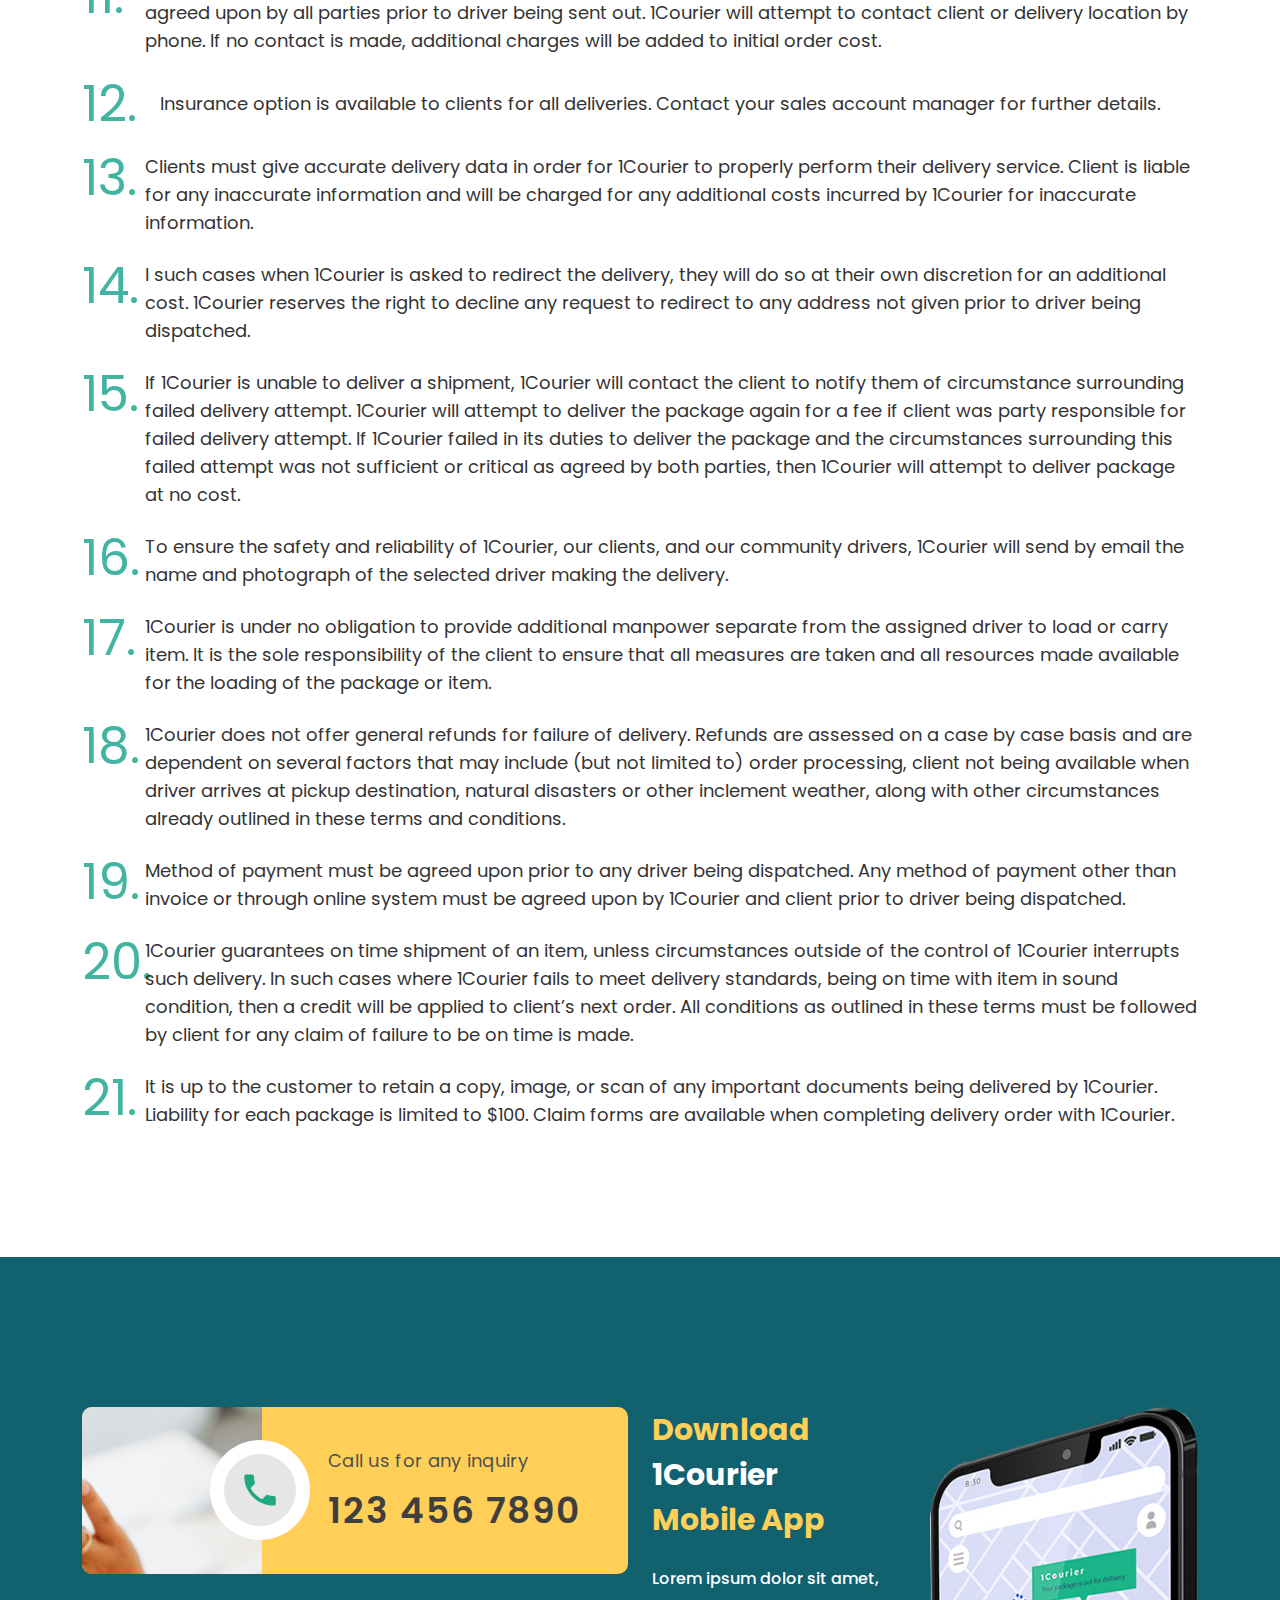
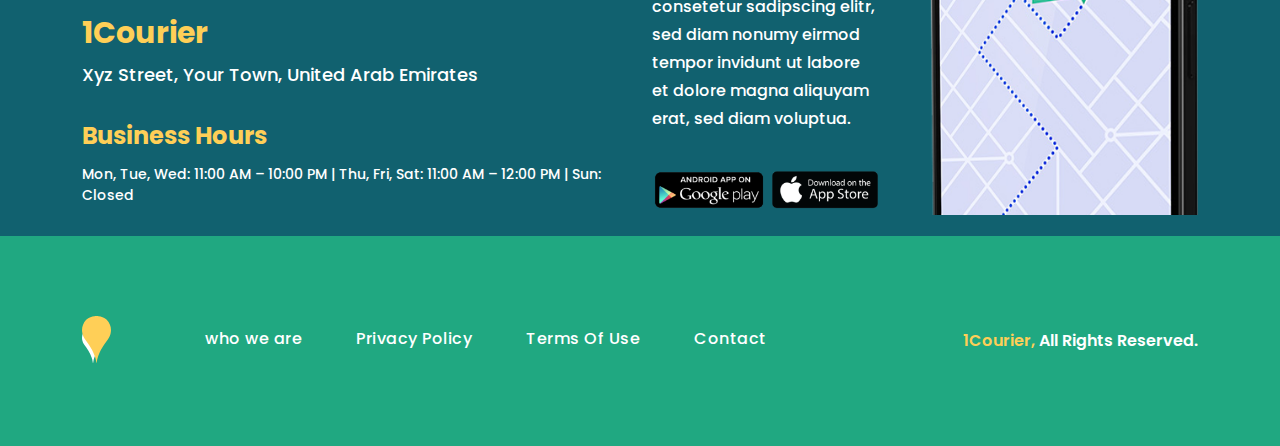
<file: terms.html>
<!DOCTYPE html>
<html lang="en">

<head>
	<!-- Required meta tags -->
	<meta charset="utf-8">
	<meta name="viewport" content="width=device-width, initial-scale=1">
	<meta http-equiv="x-ua-compatible" content="ie=edge">
	<title>Home - Corior</title>
	<!-- MDB icon -->
	<link rel="icon" href="img/mdb-favicon.ico" type="image/x-icon">
	<!-- Font Awesome -->
	<link rel="stylesheet" href="https://cdnjs.cloudflare.com/ajax/libs/font-awesome/6.0.0/css/all.min.css">
	<!-- Google Fonts Roboto -->
	<link href="https://fonts.googleapis.com/css2?family=Poppins:wght@400;500;600;700;800;900&display=swap" rel="stylesheet">
	<!-- MDB -->
	<link rel="stylesheet" href="css/mdb.min.css">
	<link rel="stylesheet" href="css/style.css">
	<link rel="stylesheet" href="css/responsive.css"> </head>

<body>
	<header class="corior-header">
		<div class="container">
			<div class="row justify-content-between">
				<div class="col-auto d-flex">
					<div class="mobile-toggle d-lg-none d-md-block">
						<button class="navbar-toggler btn " type="button" data-mdb-toggle="collapse" data-mdb-target="#navbarExample01" aria-controls="navbarExample01" aria-expanded="false" aria-label="Toggle navigation">
							<svg xmlns="http://www.w3.org/2000/svg" width="24" height="14" viewBox="0 0 24 14" fill="none">
								<rect width="24" height="2" rx="1" fill="white" />
								<rect y="6" width="19" height="2" rx="1" fill="white" />
								<rect y="12" width="14" height="2" rx="1" fill="white" /> </svg>
						</button>
					</div>
					<div class="logo">
						<a href="/"><img src="img/logo.png" alt="Logo"></a>
					</div>
				</div>
				<div class="col-auto">
					<!-- Navbar -->
					<nav class="navbar navbar-expand-lg">
						<div class="container-fluid">
							<div class="collapse navbar-collapse" id="navbarExample01">
								<ul class="navbar-nav me-auto mb-2 mb-lg-0">
									<li class="nav-item active"> <a class="nav-link" href="who-we.html">who we are</a> </li>
									<li class="nav-item"> <a class="nav-link" href="rate-services.html">rates & services</a> </li>
									<li class="nav-item"> <a class="nav-link" href="faq.html">faq</a> </li>
								</ul>
							</div>
						</div>
					</nav>
					<!-- Navbar -->
				</div>
				<div class="col-auto order-sm-2">
					<div class="btn-group login-area"> <a href="" class="btn btn-outline-light" data-mdb-toggle="modal" data-mdb-target="#exampleModal3">Login</a> <a href="signup.html" class="btn btn-warning">Signup</a> </div>
				</div>
			</div>
		</div>
	</header>
	<main class="main-wrapper">
		<div class="inner-banner">
			<div class="container">
				<div class="row">
					<div class="col">
						<div class="title-wrap">
							<h1 class="title">TERMS AND CONDITIONS</h1> </div>
					</div>
				</div>
			</div>
		</div>
		<div class="section terms-section">
			<div class="container">
				<div class="row">
					<div class="col-lg-12">
						<div class="terms-conditions-list num-counter">
							<div class="term-box">
								<div class="text">
									<p>1Courier reserves the right to decline an order at our discretion, and to discontinue access to our services at any time without notice.</p>
								</div>
							</div>
							<div class="term-box">
								<div class="text">
									<p>Car's maximum weight is up to 150 pounds and the maximum dimensions in inches are 21L x 21w X 16H. Mini Van's maximum weight is up to 350 pounds and the maximum dimensions in inches are 80L x 36W x 36H. Cargo Van's maximum weight is up to 1000 pounds and the maximum dimensions in inches are 100L x 50W x 45H inches. 1Courier will decline to deliver any orders that do not comply with these specifications. Furthermore, all delivery orders must be legal products, not in contradiction to any local, state, provincial, federal or international laws. 1Courier will not deliver any packages deemed illegal, and maintains the right to contact the proper authorities. Other non-deliverable products include dangerous goods or hazardous materials, firearms, live animals.</p>
								</div>
							</div>
							<div class="term-box">
								<div class="text">
									<p>To create a valid delivery order, client must be 18 years of age or older and must follow the guidelines outlined on the 1Courier website, or in some instances make other arrangements agreed upon by 1Courier prior to delivery being made.</p>
								</div>
							</div>
							<div class="term-box">
								<div class="text">
									<p>No shipment should be made without prior confirmation by 1Courier either by notification in the order form, or by recognized means of confirmation by a 1Courier personnel that is agreed upon by both parties. 1Courier is not liable, financially or otherwise, for delivery without confirmation of order.</p>
								</div>
							</div>
							<div class="term-box">
								<div class="text">
									<p>1Courier does not provide protection for the transportation of products that require protection from the heat or cold. Items that require such protection will be transported at the shipper’s risk of damage by exposure to heat or cold conditions.</p>
								</div>
							</div>
							<div class="term-box">
								<div class="text">
									<p>It is up to the client or agent responsible for shipping product to ensure that the product is properly packaged. 1Courier does not accept responsibility for any products damaged due to poor packaging by client or shipper. Furthermore, 1Courier reserves the right to refuse products they consider improperly packaged without liability to deliver package on time. Refunds will not be issued for improperly packaged products.</p>
								</div>
							</div>
							<div class="term-box">
								<div class="text">
									<p>1Courier reserves the right to inspect any package we are solicited to deliver if we deem the package may be in opposition to stated terms and conditions. Inspection includes opening packages to verify contents are as the client stated when processing order.</p>
								</div>
							</div>
							<div class="term-box">
								<div class="text">
									<p>1Courier reserves the right to cancel an order at any time. If 1Courier takes the initiative to cancel an already placed order, then 1Courier will refund funds to the client that placed the order.</p>
								</div>
							</div>
							<div class="term-box">
								<div class="text">
									<p>If client cancels order after 1Courier has already made arrangements to dispatch driver or while driver is in the process of delivery, then client is still responsible for the payment of order processed. Client will then have to place another order for delivery and again pay for specified order, even if order is for delivery of the same item.</p>
								</div>
							</div>
							<div class="term-box">
								<div class="text">
									<p>In cases of multiple piece shipments, all items will be billed as one shipment. Items will be specified and visible on your order form and available for viewing on your history dashboard in the 1Courier app.</p>
								</div>
							</div>
							<div class="term-box">
								<div class="text">
									<p>1Courier drivers will not wait more than 10 minutes upon reaching pickup or delivery destinations unless otherwise agreed upon by all parties prior to driver being sent out. 1Courier will attempt to contact client or delivery location by phone. If no contact is made, additional charges will be added to initial order cost.</p>
								</div>
							</div>
							<div class="term-box">
								<div class="text">
									<p>Insurance option is available to clients for all deliveries. Contact your sales account manager for further details.</p>
								</div>
							</div>
							<div class="term-box">
								<div class="text">
									<p>Clients must give accurate delivery data in order for 1Courier to properly perform their delivery service. Client is liable for any inaccurate information and will be charged for any additional costs incurred by 1Courier for inaccurate information.</p>
								</div>
							</div>
							<div class="term-box">
								<div class="text">
									<p>I such cases when 1Courier is asked to redirect the delivery, they will do so at their own discretion for an additional cost. 1Courier reserves the right to decline any request to redirect to any address not given prior to driver being dispatched.</p>
								</div>
							</div>
							<div class="term-box">
								<div class="text">
									<p>If 1Courier is unable to deliver a shipment, 1Courier will contact the client to notify them of circumstance surrounding failed delivery attempt. 1Courier will attempt to deliver the package again for a fee if client was party responsible for failed delivery attempt. If 1Courier failed in its duties to deliver the package and the circumstances surrounding this failed attempt was not sufficient or critical as agreed by both parties, then 1Courier will attempt to deliver package at no cost.</p>
								</div>
							</div>
							<div class="term-box">
								<div class="text">
									<p>To ensure the safety and reliability of 1Courier, our clients, and our community drivers, 1Courier will send by email the name and photograph of the selected driver making the delivery.</p>
								</div>
							</div>
							<div class="term-box">
								<div class="text">
									<p>1Courier is under no obligation to provide additional manpower separate from the assigned driver to load or carry item. It is the sole responsibility of the client to ensure that all measures are taken and all resources made available for the loading of the package or item.</p>
								</div>
							</div>
							<div class="term-box">
								<div class="text">
									<p>1Courier does not offer general refunds for failure of delivery. Refunds are assessed on a case by case basis and are dependent on several factors that may include (but not limited to) order processing, client not being available when driver arrives at pickup destination, natural disasters or other inclement weather, along with other circumstances already outlined in these terms and conditions.</p>
								</div>
							</div>
							<div class="term-box">
								<div class="text">
									<p>Method of payment must be agreed upon prior to any driver being dispatched. Any method of payment other than invoice or through online system must be agreed upon by 1Courier and client prior to driver being dispatched.</p>
								</div>
							</div>
							<div class="term-box">
								<div class="text">
									<p>1Courier guarantees on time shipment of an item, unless circumstances outside of the control of 1Courier interrupts such delivery. In such cases where 1Courier fails to meet delivery standards, being on time with item in sound condition, then a credit will be applied to client’s next order. All conditions as outlined in these terms must be followed by client for any claim of failure to be on time is made.</p>
								</div>
							</div>
							<div class="term-box">
								<div class="text">
									<p>It is up to the customer to retain a copy, image, or scan of any important documents being delivered by 1Courier. Liability for each package is limited to $100. Claim forms are available when completing delivery order with 1Courier.</p>
								</div>
							</div>
						</div>
					</div>
				</div>
			</div>
		</div>
		<div class="footer-contact-update section">
			<div class="container">
				<div class="row">
					<div class="col-lg-6">
						<div class="cta-box-outer">
							<div class="row">
								<div class="col-lg-6">
									<div class="icon-box">
										<img src="img/phone.svg" alt="phone">
									</div>
									<div class="contact-box-cta">
										<p>Call us for any inquiry</p>
										<strong>123 456 7890</strong>
									</div>
								</div>
							</div>
						</div>
						<div class="row">
							<div class="col-lg-12">
								<div class="contact-box">
									<strong class="font-32">1Courier</strong>
									<p class="font-16">xyz Street, your town, united arab emirates</p>
								</div>
							</div>
							<div class="col-lg-12">
								<div class="contact-box-2">
									<strong class="font-24">Business Hours</strong>
									<p>Mon, Tue, Wed:  11:00 AM – 10:00 PM     |     Thu, Fri, Sat:  11:00 AM – 12:00 PM     |     Sun: Closed</p>
								</div>
							</div>
						</div>
					</div>
					<div class="col-lg-6">
						<div class="cta-box-text">
							<div class="cta-box-title">
								<h5 class="title"><span>Download</span> 1Courier <span>Mobile App</span></h5>
								<p>Lorem ipsum dolor sit amet, consetetur sadipscing elitr, sed diam nonumy eirmod tempor invidunt ut labore et dolore magna aliquyam erat, sed diam voluptua. </p>
								<div class="playstore-group">
									<a href="#"><img src="img/apple-store 1.png" alt=""></a>
									<a href="#"><img src="img/apple-store 2.png" alt=""></a>
								</div>
							</div>
							<div class="cta-box-thumb">
								<img src="img/mobile.png" alt="">
							</div>
						</div>
					</div>
				</div>
			</div>
		</div>
	</main>
	<footer class="corior-footer">
		<div class="container">
			<div class="row justify-content-between">
				<div class="col-auto">
					<div class="footer-nav d-flex align-items-center">
						<div class="footer-logo"> <img src="img/footer-logo.svg" alt="logo"> </div>
						<ul class="d-lg-flex">
							<li class="nav-item active"> <a class="nav-link" href="signup.html">who we are</a> </li>
							<li class="nav-item"> <a class="nav-link" href="privacy.html">Privacy Policy</a> </li>
							<li class="nav-item"> <a class="nav-link" href="terms.html">Terms Of Use</a> </li>
							<li class="nav-item"> <a class="nav-link" href="contact.html">Contact</a> </li>
						</ul>
					</div>
				</div>
				<div class="col-auto">
					<div class="corior-copyright">
						<p><span class="th-color2">1Courier,</span> All Rights Reserved.</p>
					</div>
				</div>
			</div>
		</div>
	</footer>
	<!-- MDB -->
	<div class="modal fade" id="exampleModal3" tabindex="-1" aria-labelledby="exampleModalLabel3" aria-hidden="true">
		<div class="modal-dialog">
			<div class="modal-content">
				<div class="login-form-area">
					<form>
						<div class="text-center logo-login">
							<p>
								<a href="#"><img src="img/login-logo.png" alt="Login Logo"></a>
							</p>
						</div>
						<!-- Email input -->
						<div class="input-field">
							<label class="input-label">Email</label>
							<input type="email" class="form-control" /> 
						</div>
						<!-- Password input -->
						<div class="input-field">
							<label class="form-label">Password</label>
							<input type="password" class="form-control" /> 
						</div>
						<!-- 2 column grid layout for inline styling -->
						<div class="row mb-4">
							<div class="col text-center forgot-pas">
								<!-- Simple link -->
								<p><a href="#!">Forgot your password?</a></p>
							</div>
						</div>
						<!-- Submit button -->
						<button type="button" class="btn btn-primary btn-block mb-4">Login</button>
						<!-- Register buttons -->
						<div class="text-center signup-link">
							<p><a href="#">Don’t have an account? Sign up</a></p>
						</div>
					</form>
				</div>
			</div>
		</div>
	</div>
	<script src="js/mdb.min.js"></script>
</body>

</html>
</file>
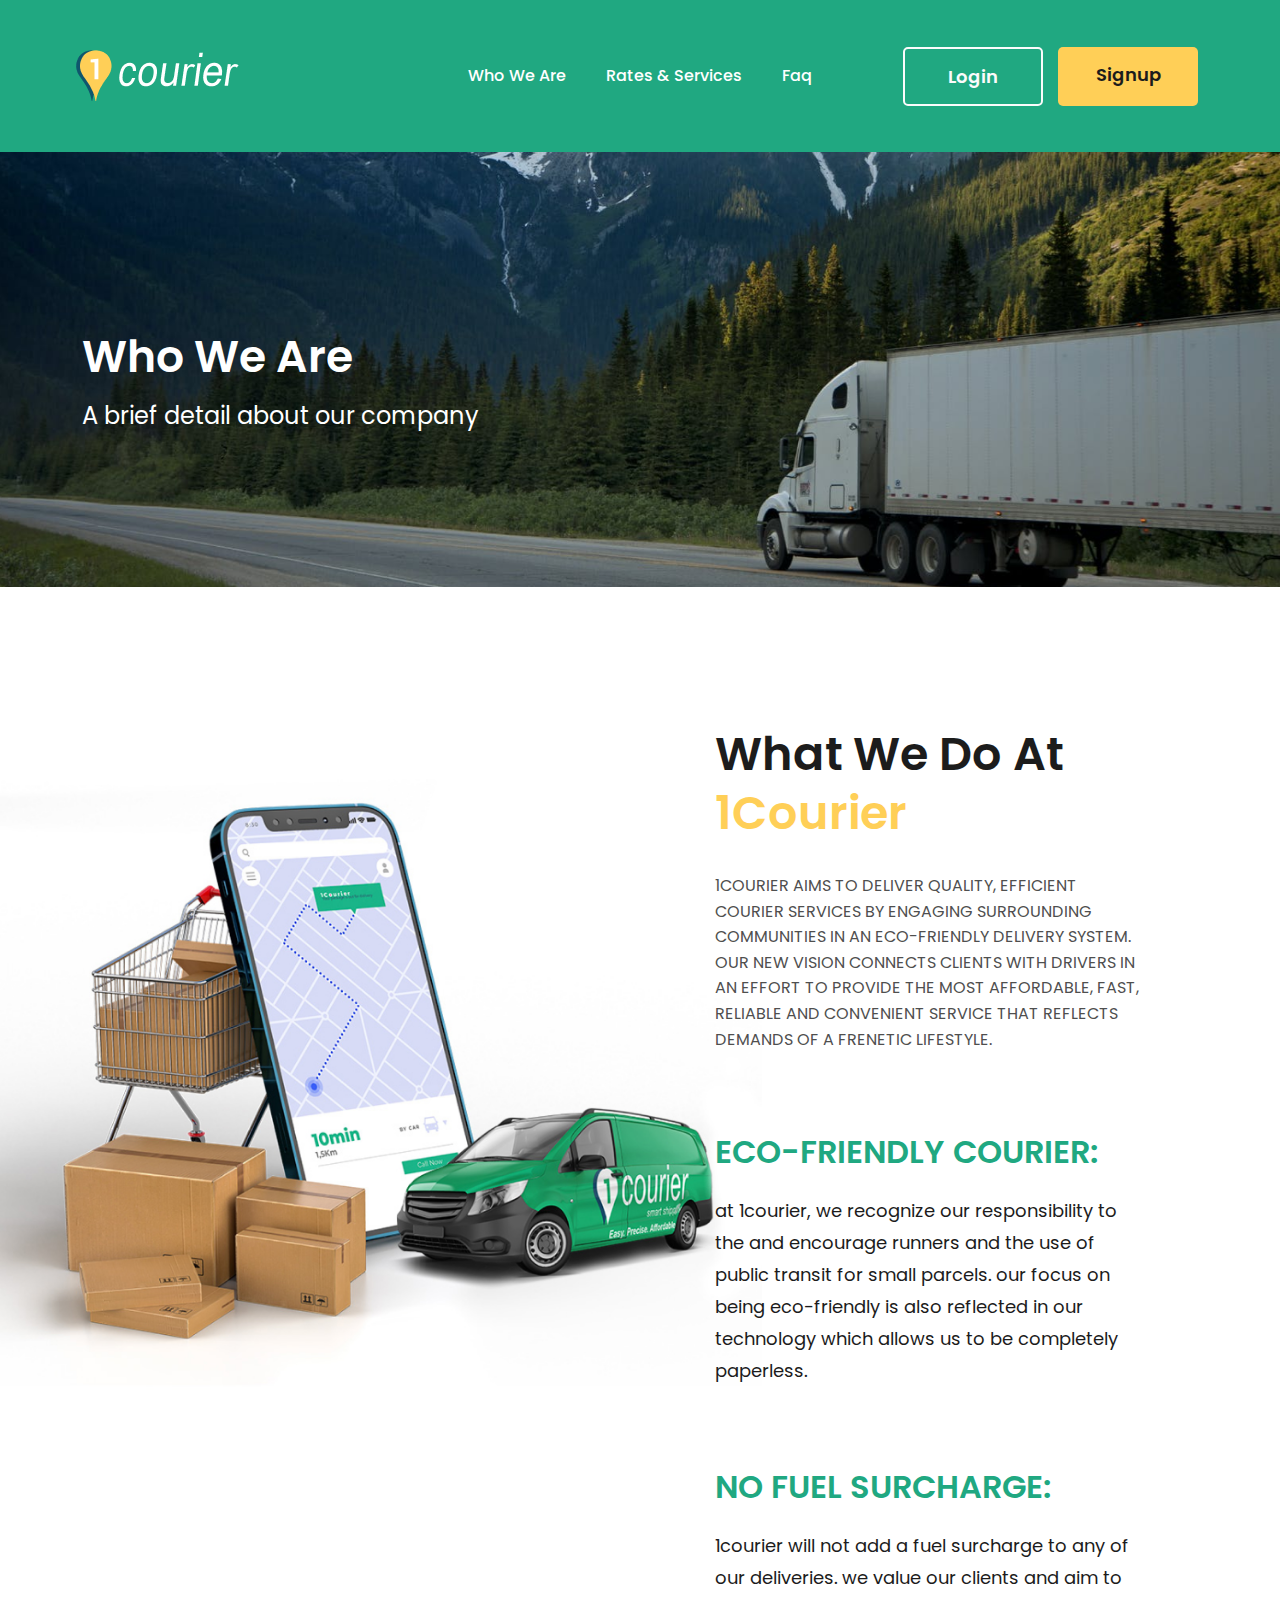
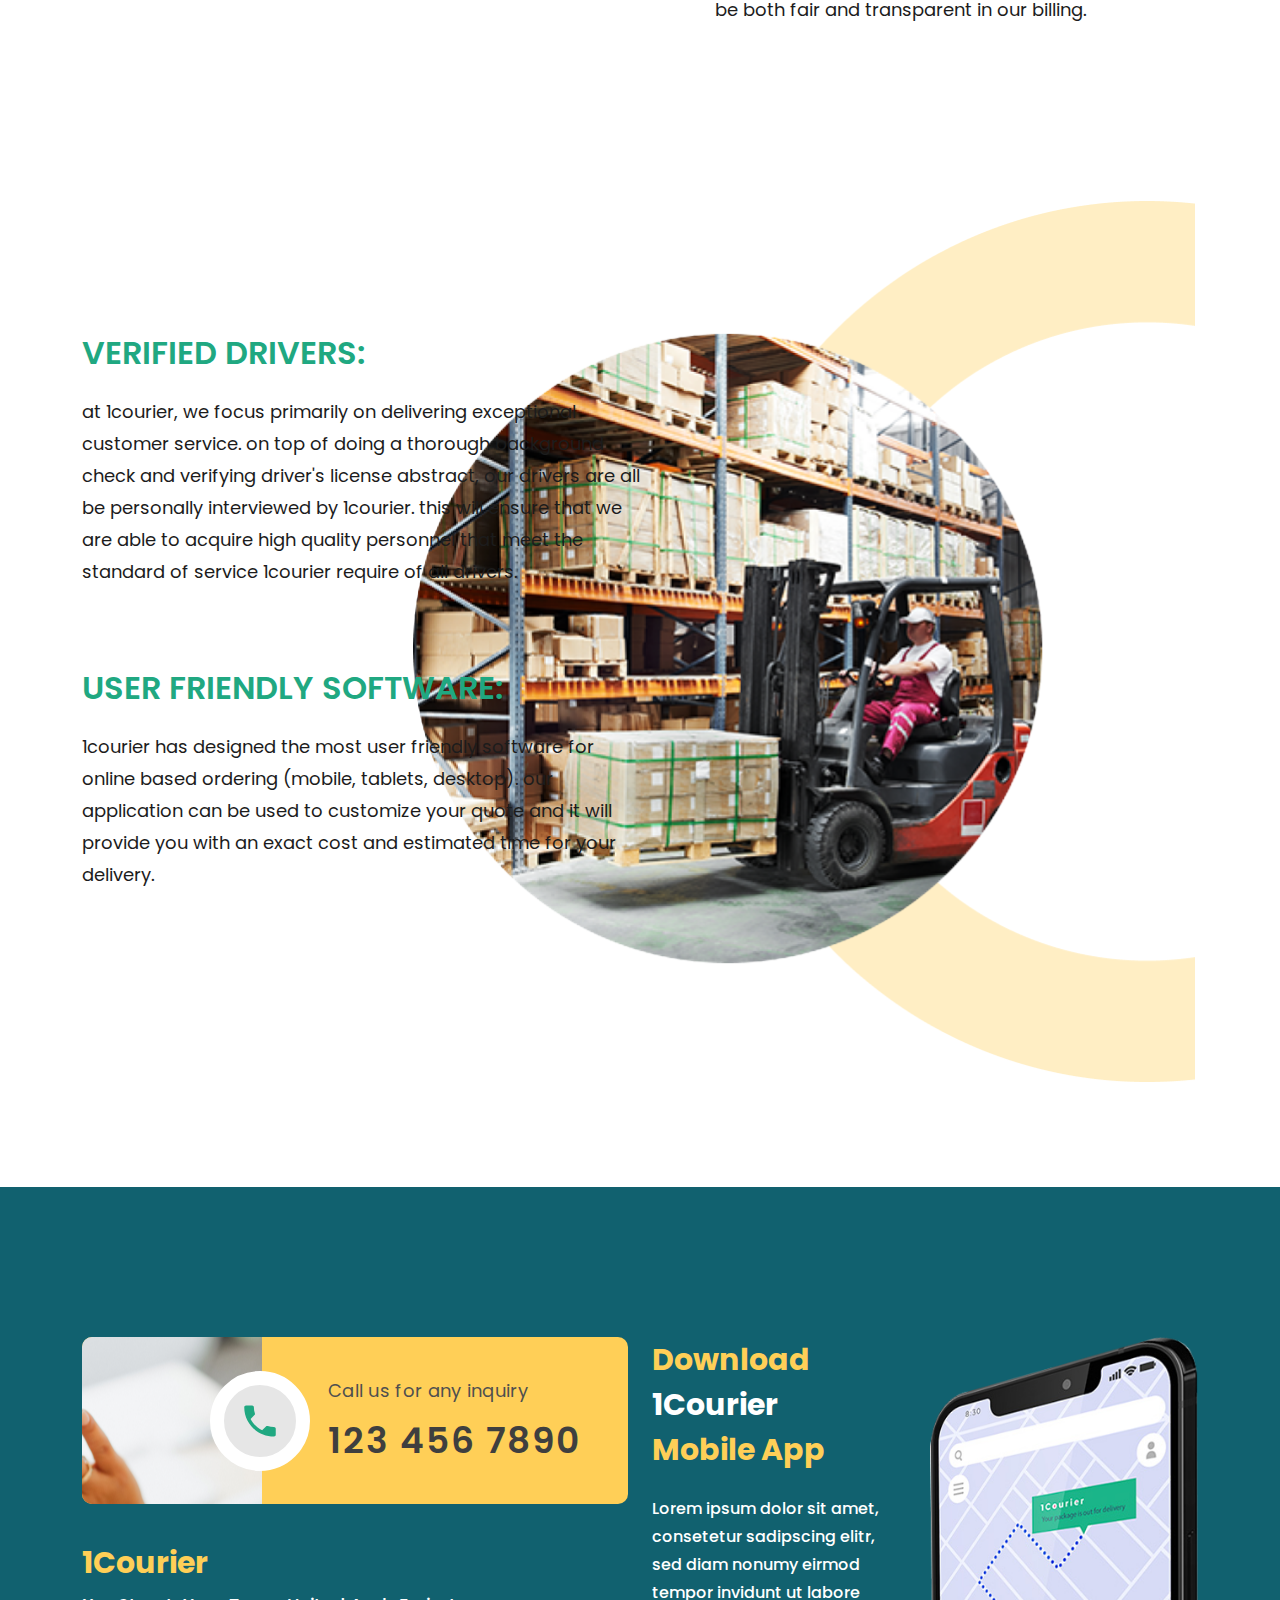
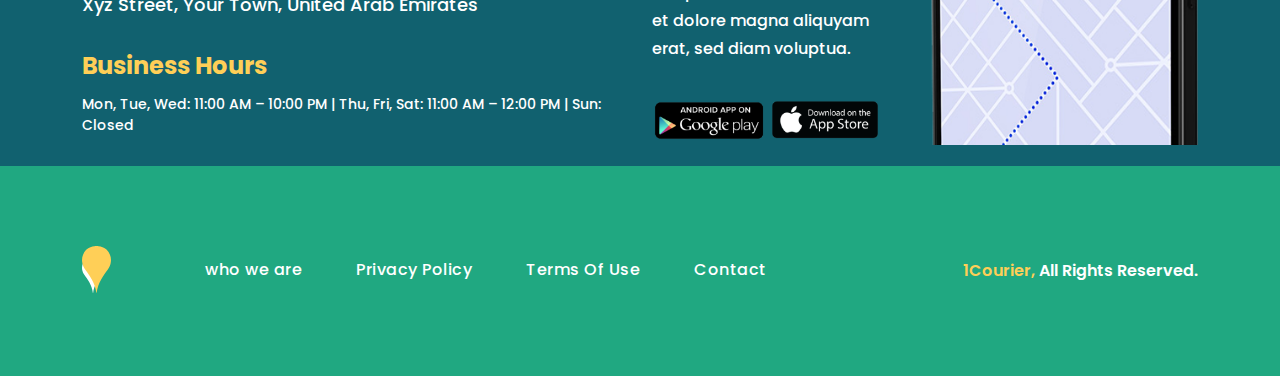
<file: who-we.html>
<!DOCTYPE html>
<html lang="en">

<head>
	<!-- Required meta tags -->
	<meta charset="utf-8">
	<meta name="viewport" content="width=device-width, initial-scale=1">
	<meta http-equiv="x-ua-compatible" content="ie=edge">
	<title>About - Corior</title>
	<!-- MDB icon -->
	<link rel="icon" href="img/mdb-favicon.ico" type="image/x-icon">
	<!-- Font Awesome -->
	<link rel="stylesheet" href="https://cdnjs.cloudflare.com/ajax/libs/font-awesome/6.0.0/css/all.min.css">
	<!-- Google Fonts Roboto -->
	<link href="https://fonts.googleapis.com/css2?family=Poppins:wght@400;500;600;700;800;900&display=swap" rel="stylesheet">
	<!-- MDB -->
	<link rel="stylesheet" href="css/mdb.min.css">
	<link rel="stylesheet" href="css/style.css">
	<link rel="stylesheet" href="css/responsive.css"> </head>

<body>
	<header class="corior-header">
		<div class="container">
			<div class="row justify-content-between">
				<div class="col-auto d-flex">
					<div class="mobile-toggle d-lg-none d-md-block">
						<button class="navbar-toggler btn " type="button" data-mdb-toggle="collapse" data-mdb-target="#navbarExample01" aria-controls="navbarExample01" aria-expanded="false" aria-label="Toggle navigation">
							<svg xmlns="http://www.w3.org/2000/svg" width="24" height="14" viewBox="0 0 24 14" fill="none">
								<rect width="24" height="2" rx="1" fill="white" />
								<rect y="6" width="19" height="2" rx="1" fill="white" />
								<rect y="12" width="14" height="2" rx="1" fill="white" /> </svg>
						</button>
					</div>
					<div class="logo">
						<a href="/"><img src="img/logo.png" alt="Logo"></a>
					</div>
				</div>
				<div class="col-auto">
					<!-- Navbar -->
					<nav class="navbar navbar-expand-lg">
						<div class="container-fluid">
							<div class="collapse navbar-collapse" id="navbarExample01">
								<ul class="navbar-nav me-auto mb-2 mb-lg-0">
									<li class="nav-item active"> <a class="nav-link" href="who-we.html">who we are</a> </li>
									<li class="nav-item"> <a class="nav-link" href="rate-services.html">rates & services</a> </li>
									<li class="nav-item"> <a class="nav-link" href="faq.html">faq</a> </li>
								</ul>
							</div>
						</div>
					</nav>
					<!-- Navbar -->
				</div>
				<div class="col-auto order-sm-2">
					<div class="btn-group login-area"> <a href="" class="btn btn-outline-light" data-mdb-toggle="modal" data-mdb-target="#exampleModal3">Login</a> <a href="signup.html" class="btn btn-warning">Signup</a> </div>
				</div>
			</div>
		</div>
	</header>
	<main class="main-wrapper">
		<div class="inner-banner img-bg" style="background-image: url(img/inner-bg.png);">
			<div class="container">
				<div class="row">
					<div class="col">
						<div class="title-wrap">
							<h1 class="title">Who We Are</h1>
							<p>A brief detail about our company</p>
						</div>
					</div>
				</div>
			</div>
		</div>
		<div class="section about-section-2">
			<div class="container">
				<div class="col-lg-6">
					<div class="who-we-text">
						<h6 class="title">What We Do At <span class="th-color2">1Courier</span></h6>
						<p>1COURIER AIMS TO DELIVER QUALITY, EFFICIENT COURIER SERVICES BY ENGAGING SURROUNDING COMMUNITIES IN AN ECO-FRIENDLY DELIVERY SYSTEM. OUR NEW VISION CONNECTS CLIENTS WITH DRIVERS IN AN EFFORT TO PROVIDE THE MOST AFFORDABLE, FAST, RELIABLE AND CONVENIENT SERVICE THAT REFLECTS DEMANDS OF A FRENETIC LIFESTYLE.</p>
						<div class="inner-text"> <strong>ECO-FRIENDLY COURIER:</strong>
							<p>AT 1COURIER, WE RECOGNIZE OUR RESPONSIBILITY TO THE AND ENCOURAGE RUNNERS AND THE USE OF PUBLIC TRANSIT FOR SMALL PARCELS. OUR FOCUS ON BEING ECO-FRIENDLY IS ALSO REFLECTED IN OUR TECHNOLOGY WHICH ALLOWS US TO BE COMPLETELY PAPERLESS.</p>
						</div>
						<div class="inner-text"> <strong>NO FUEL SURCHARGE:</strong>
							<p>1COURIER WILL NOT ADD A FUEL SURCHARGE TO ANY OF OUR DELIVERIES. WE VALUE OUR CLIENTS AND AIM TO BE BOTH FAIR AND TRANSPARENT IN OUR BILLING.</p>
						</div>
					</div>
				</div>
			</div>
		</div>
		<div class="section about-section-2 about-section-3">
			<div class="container">
				<div class="col-lg-6">
					<div class="who-we-text">
						<div class="inner-text"> <strong>VERIFIED DRIVERS:</strong>
							<p>AT 1COURIER, WE FOCUS PRIMARILY ON DELIVERING EXCEPTIONAL CUSTOMER SERVICE. ON TOP OF DOING A THOROUGH BACKGROUND CHECK AND VERIFYING DRIVER'S LICENSE ABSTRACT, OUR DRIVERS ARE ALL BE PERSONALLY INTERVIEWED BY 1COURIER. THIS WILL ENSURE THAT WE ARE ABLE TO ACQUIRE HIGH QUALITY PERSONNEL THAT MEET THE STANDARD OF SERVICE 1COURIER REQUIRE OF ALL DRIVERS.</p>
						</div>
						<div class="inner-text"> <strong>USER FRIENDLY SOFTWARE:</strong>
							<p>1COURIER HAS DESIGNED THE MOST USER FRIENDLY SOFTWARE FOR ONLINE BASED ORDERING (MOBILE, TABLETS, DESKTOP). OUR APPLICATION CAN BE USED TO CUSTOMIZE YOUR QUOTE AND IT WILL PROVIDE YOU WITH AN EXACT COST AND ESTIMATED TIME FOR YOUR DELIVERY.</p>
						</div>
					</div>
				</div>
			</div>
		</div>
		<div class="footer-contact-update section">
			<div class="container">
				<div class="row">
					<div class="col-lg-6">
						<div class="cta-box-outer">
							<div class="row">
								<div class="col-lg-6">
									<div class="icon-box">
										<img src="img/phone.svg" alt="phone">
									</div>
									<div class="contact-box-cta">
										<p>Call us for any inquiry</p>
										<strong>123 456 7890</strong>
									</div>
								</div>
							</div>
						</div>
						<div class="row">
							<div class="col-lg-12">
								<div class="contact-box">
									<strong class="font-32">1Courier</strong>
									<p class="font-16">xyz Street, your town, united arab emirates</p>
								</div>
							</div>
							<div class="col-lg-12">
								<div class="contact-box-2">
									<strong class="font-24">Business Hours</strong>
									<p>Mon, Tue, Wed:  11:00 AM – 10:00 PM     |     Thu, Fri, Sat:  11:00 AM – 12:00 PM     |     Sun: Closed</p>
								</div>
							</div>
						</div>
					</div>
					<div class="col-lg-6">
						<div class="cta-box-text">
							<div class="cta-box-title">
								<h5 class="title"><span>Download</span> 1Courier <span>Mobile App</span></h5>
								<p>Lorem ipsum dolor sit amet, consetetur sadipscing elitr, sed diam nonumy eirmod tempor invidunt ut labore et dolore magna aliquyam erat, sed diam voluptua. </p>
								<div class="playstore-group">
									<a href="#"><img src="img/apple-store 1.png" alt=""></a>
									<a href="#"><img src="img/apple-store 2.png" alt=""></a>
								</div>
							</div>
							<div class="cta-box-thumb">
								<img src="img/mobile.png" alt="">
							</div>
						</div>
					</div>
				</div>
			</div>
		</div>
	</main>
	<footer class="corior-footer">
		<div class="container">
			<div class="row justify-content-between">
				<div class="col-auto">
					<div class="footer-nav d-flex align-items-center">
						<div class="footer-logo"> <img src="img/footer-logo.svg" alt="logo"> </div>
						<ul class="d-lg-flex">
							<li class="nav-item active"> <a class="nav-link" href="signup.html">who we are</a> </li>
							<li class="nav-item"> <a class="nav-link" href="privacy.html">Privacy Policy</a> </li>
							<li class="nav-item"> <a class="nav-link" href="terms.html">Terms Of Use</a> </li>
							<li class="nav-item"> <a class="nav-link" href="contact.html">Contact</a> </li>
						</ul>
					</div>
				</div>
				<div class="col-auto">
					<div class="corior-copyright">
						<p><span class="th-color2">1Courier,</span> All Rights Reserved.</p>
					</div>
				</div>
			</div>
		</div>
	</footer>
	<!-- MDB -->
	<div class="modal fade" id="exampleModal3" tabindex="-1" aria-labelledby="exampleModalLabel3" aria-hidden="true">
		<div class="modal-dialog">
			<div class="modal-content">
				<div class="login-form-area">
					<form>
						<div class="text-center logo-login">
							<p>
								<a href="#"><img src="img/login-logo.png" alt="Login Logo"></a>
							</p>
						</div>
						<!-- Email input -->
						<div class="input-field">
							<label class="input-label">Email</label>
							<input type="email" class="form-control" /> 
						</div>
						<!-- Password input -->
						<div class="input-field">
							<label class="form-label">Password</label>
							<input type="password" class="form-control" /> 
						</div>
						<!-- 2 column grid layout for inline styling -->
						<div class="row mb-4">
							<div class="col text-center forgot-pas">
								<!-- Simple link -->
								<p><a href="#!">Forgot your password?</a></p>
							</div>
						</div>
						<!-- Submit button -->
						<button type="button" class="btn btn-primary btn-block mb-4">Login</button>
						<!-- Register buttons -->
						<div class="text-center signup-link">
							<p><a href="#">Don’t have an account? Sign up</a></p>
						</div>
					</form>
				</div>
			</div>
		</div>
	</div>
	<script src="js/mdb.min.js"></script>
</body>

</html>
</file>
<file: css/style.css>
:root{
    --theme-color-1:#20a881;
    --theme-color-2:#ffcf57;
}
body {
    font-family: "Poppins", sans-serif;
    background-color: #fff;
  }
  .th-color {
    color: var(--theme-color-1);
  }
  .th-color2 {
    color: var(--theme-color-2);
  }
  .btn.th-bg{
    /* border-color: var(--theme-color-1); */
  }
  .btn.th-bg,
  .th-bg {
    background-color: var(--theme-color-1);
  }
  .main-wrapper {
    overflow: hidden;
  }
  img {
    max-width: 100%;
  }
  /* .container{
      max-width: 1380px;
  } */
  .mt-100 {
    margin-top: 100px;
  }
  .pb-100 {
    padding-bottom: 100px;
  }
  .btn-group:hover,
  .btn-group-vertical:hover,
  .btn-group,
  .btn-group-vertical {
    box-shadow: none;
  }
  .btn-group-vertical.active,
  .btn-group-vertical.active:focus,
  .btn-group-vertical.focus,
  .btn-group-vertical:active,
  .btn-group-vertical:active:focus,
  .btn-group-vertical:focus,
  .btn-group-vertical:hover,
  .btn-group.active,
  .btn-group.active:focus,
  .btn-group.focus,
  .btn-group:active,
  .btn-group:active:focus,
  .btn-group:focus,
  .btn-group:hover {
    box-shadow: none;
  }
  .btn {
    font-size: 20px;
    line-height: 30px;
    font-weight: 600;
    padding: 20px 58px 18px;
    text-transform: uppercase;
    border-radius: 65px;
    /* border:2px solid currentcolor; */
  }
  .btn-primary {
    color: #ffffff;
    background-color: var(--theme-color-1);
  }
  [class*="btn-outline"] {
    border-width: 2px;
  }
  .btn-warning {
    background-color: var(--theme-color-2);
    color: #1c1c1c;
    box-shadow: 0 4px 9px -4px var(--theme-color-2);
    border-color: var(--theme-color-2);
  }
  
  /*section-title*/
  .section-title {
  }
  .section-title .title {
    font-weight: 600;
    font-size: 54px;
    line-height: 81px;
    /* identical to box height */
    text-transform: capitalize;
    color: #1c1c1c;
  }
  .section-title p {
  }
  .section-title > *:last-child {
    margin-bottom: 0;
  }
  
  .corior-header {
    padding: 46px 0;
    position: relative;
    background-color: var(--theme-color-1);
  }
  .corior-header .logo {
    padding: 3px 0;
    margin-left: -6px;
  }
  .corior-header .navbar {
    box-shadow: none;
    padding: 0;
  }
  @media (min-width: 992px) {
    .corior-header .navbar {
      padding: 18px 0 18px 138px;
    }
    .corior-header .navbar .nav-item {
      margin-left: 40px;
    }
    .corior-header .navbar .nav-item:first-child {
      margin-left: 0;
    }
    .corior-header .navbar .nav-link {
      font-style: normal;
      font-weight: 500;
      font-size: 16px;
      line-height: 24px;
      color: #ffffff;
      padding: 0;
      text-transform: capitalize;
    }
  }
  @media (max-width: 991px) {
    .corior-header {
      padding: 13px 0;
    }
    .navbar {
      left: 0;
      right: 0;
      top: 100%;
      z-index: 1;
      position: absolute;
      background-color: var(--theme-color-1);
      border-top: 1px solid #ffffff;
    }
    .nav-link {
      text-transform: capitalize;
      color: #ffffff;
    }
  }
  .mobile-toggle {
    margin-right: 23px;
  }
  .mobile-toggle .navbar-toggler {
    /* width: 24px; */
    color: #fff;
    border: none;
    padding: 5px;
    box-shadow: none;
  }
  .login-area {
    gap: 17px;
    padding: 1px 0 0;
    box-shadow: none;
  }
  .login-area .btn {
    line-height: 27px;
    font-size: 18px;
    border-radius: 5px !important;
    min-width: 140px;
    padding: 14px 15px 14px 15px;
    text-transform: capitalize;
  }
  
  .main-banner {
    background-color: var(--theme-color-1);
    text-align: center;
    position: relative;
    /* overflow-x: hidden; */
  }
  .main-banner .container {
    position: relative;
  }
  .main-banner .main-banner-caption {
    margin: 0 auto;
    padding: 93px 0 265px 0px;
  }
  .main-banner .title {
    font-weight: 600;
    font-size: 70px;
    line-height: 110px;
    text-transform: capitalize;
    color: #ffffff;
    margin: 0 auto 28px;
    max-width: 816px;
  }
  .main-banner .banner-caption {
    font-weight: 400;
    font-size: 30px;
    line-height: 54px;
    text-transform: capitalize;
    color: #ffffff;
    margin: 0 auto 78px;
    max-width: 600px;
  }
  .main-banner .btn-group {
    gap: 26px;
    position: relative;
  }
  .main-banner .th-bg.btn {
    background-color: var(--theme-color-1);
  }
  .main-banner .btn-group::before {
    content: "";
    top: -95px;
    left: 35px;
    right: 0;
    bottom: 0;
    width: 100%;
    height: 237px;
    position: absolute;
    background-position: center right;
    background-repeat: no-repeat;
    background-size: contain;
    background-image: url(../img/main-bammer-bg.svg);
  }
  .main-banner .btn {
    padding: 20px 22px 19px;
    max-width: 265px;
    width: 100%;
    text-transform: uppercase;
    border-radius: 50px !important;
  }
  /* .main-banner .btn-primary{
      color: #fff;
      border-color: #FFFFFF;
      background-color: transparent;
  } */
  .bottom-img {
    z-index: 1;
    /* bottom: -165px; */
    bottom:-250px;
    padding: 27px 0;
    box-shadow: 0px 4px 50px rgba(0, 0, 0, 0.1);
    position: absolute;
    background-color: #fff;
    border-radius: 0 8px 8px 0;
  }
  .bottom-img::after{
    top: 0;
    left: auto;
    right: -148px;
    bottom: 0;
    content: "";
    width: 1000px;
    background-color: inherit;
    position: absolute;
    box-shadow: inherit;
    z-index: -1;
    border-radius: inherit;
  }
  .top-img {
    top: 50%;
    right: -175px;
    max-width: 363px;
    position: absolute;
    transform: translateY(calc(-50% - 163px));
    box-shadow: 0px 4px 50px rgba(0, 0, 0, 0.1);
  }
  .top-img img {
    max-width: 100%;
  }
  
  .call-to-action-section {
    padding-top: 166px;
    padding-bottom: 100px;
    background: linear-gradient(0deg, #f0f0f0 39.35%, #ffffff 87.62%);
  }
  /*call-to-action-title*/
  .call-to-action {
    padding: 168px 0 100px;
  }
  .call-to-action-title {
    max-width: 340px;
  }
  .call-to-action-title .sub-title {
    font-weight: 600;
    font-size: 18px;
    line-height: normal;
    text-transform: capitalize;
    color: var(--theme-color-1);
    margin: 0 0 6px;
  }
  .call-to-action-title .title {
    font-weight: 600;
    font-size: 46px;
    line-height: 59px;
    text-transform: capitalize;
    color: #1c1c1c;
  }
  .call-to-action-caption {
    max-width: 825px;
    margin-left: auto;
    top: -6px;
    position: relative;
  }
  .call-to-action-caption p {
    font-weight: 400;
    font-size: 18px;
    line-height: 32px;
    text-transform: lowercase;
    color: #1c1c1c;
  }
  .call-to-action-caption > *:last-child,
  .call-to-action-title > *:last-child {
    margin-bottom: 0;
  }
  
  .split-card {
    display: flex;
    flex-direction: row;
    /* align-items: center; */
  }
  .split-card .bg-image {
    width: 50%;
    flex: 0 0 auto;
    max-width: 100%;
  }
  .split-card .card-body {
    width: 50%;
    flex: 0 0 auto;
    max-width: 100%;
  }
  
  .split-card .bg-image {
    position: relative;
    overflow: hidden;
    border-radius: 0;
    max-height: 474px;
  }
  .split-card .bg-image a {
    position: relative;
    padding-bottom: 140%;
    display: block;
    z-index: 4;
  }
  .split-card .bg-image a > img {
    position: absolute;
    left: 0;
    top: 0;
    width: 100%;
    height: 100%;
    object-fit: cover;
  }
  .split-card .card-body {
    display: flex;
    flex-direction: column;
    padding: 65px 55px 50px 40px;
    border-radius: 0;
  }
  .split-card .icon-box {
    width: 96px;
    margin-bottom: 40px;
  }
  .split-card .card-title {
    font-weight: 700;
    font-size: 22px;
    line-height: 33px;
    text-transform: capitalize;
    color: #1c1c1c;
    margin-bottom: 25px;
  }
  .split-card .card-text {
    font-weight: 400;
    font-size: 14px;
    line-height: 22px;
    text-transform: lowercase;
    color: rgba(28, 28, 28, 0.7);
  }
  .split-card .btn.btn-rounded {
    padding: 0;
    width: 39px;
    height: 39px;
    margin-top: auto;
    line-height: 39px;
  }
  .col-lg-12 .split-card .card-body {
    padding: 65px 55px 50px 60px;
  }
  .col-lg-12 .split-card .card-body .icon-box {
    margin-bottom: 38px;
  }
  .col-lg-12 .split-card .card-title {
    margin-bottom: 22px;
  }
  .col-lg-12 .split-card .card-text {
    max-width: 435px;
  }
  
  .stats-section {
    padding: 210px 0 200px;
    background-size: 78%;
    background-position: center 370px;
    background-repeat: no-repeat;
    background-image: url(../img/world-map.png);
  }
  /* .stats-section .container{
      max-width: 1396px;
  } */
  .stats-section .section-title {
    max-width: 850px;
    /* margin-bottom: 60px; */
  }
  .stats-section .section-title .title {
    margin-bottom: 6px;
  }
  .stats-section .section-title p {
    font-style: normal;
    font-weight: 400;
    font-size: 20px;
    line-height: 32px;
    /* or 160% */
    text-transform: lowercase;
    color: #424242;
  }
  
  .stats-list {
    display: flex;
    height: 490px;
    /* padding: 60px 0 0; */
  }
  .stats-list .list-item {
    /* width: 20%; */
    position: relative;
  }
  .stats-thumb {
    --width-height: 213px;
    display: flex;
    justify-content: center;
    align-items: center;
    flex-direction: column;
    width: 100%;
    width: var(--width-height);
    height: var(--width-height);
    border-radius: 100%;
    border: 2px dashed #7b7b7b;
    background-color: #ffffff;
    position: relative;
    z-index: 1;
  }
  .stats-thumb .icon-box {
    width: 75px;
    margin: 0 0 7px;
    text-align: center;
  }
  .stats-thumb .title {
    font-weight: 600;
    font-size: 16px;
    line-height: 24px;
    text-transform: capitalize;
    color: #1c1c1c;
  }
  .stats-list .list-item::before {
    position: absolute;
    content: "";
    width: 100%;
    height: 2px;
    border-top: 2px dashed #a0a0a0;
  }
  .stats-list .list-item:nth-child(1) {
    margin-top: 40px;
    align-self: center;
  }
  .stats-list .list-item:nth-child(1)::before {
    display: none;
  }
  .stats-list .list-item:nth-child(2) {
    --margin-l2: 130px;
    margin-left: var(--margin-l2);
    align-self: flex-end;
  }
  .stats-list .list-item:nth-child(2)::before {
    max-width: calc(var(--margin-l2) + 30px);
    right: calc(100% - 15px);
    transform: translateY(-50%) rotate(19deg);
    top: 26%;
  }
  .stats-list .list-item:nth-child(3) {
    --margin-l3: 75px;
    margin-top: 60px;
    margin-left: var(--margin-l3);
    align-self: flex-start;
  }
  .stats-list .list-item:nth-child(3)::before {
    max-width: calc(var(--margin-l3) + 100px);
    right: calc(100% - 50px);
    transform: rotate(-41deg);
    bottom: -15px;
  }
  .stats-list .list-item:nth-child(4) {
    --margin-l4: 150px;
    margin-top: -80px;
    margin-left: var(--margin-l4);
    align-self: flex-start;
  }
  .stats-list .list-item:nth-child(4)::before {
    max-width: calc(var(--margin-l4) + 100px);
    right: calc(100% - 50px);
    transform: translateY(-50%) rotate(-18deg);
    top: 83%;
  }
  .stats-list .list-item:nth-child(5) {
    --margin-l5: -47px;
    margin-bottom: 50px;
    margin-left: var(--margin-l5);
    align-self: flex-end;
  }
  .stats-list .list-item:nth-child(5)::before {
    max-width: calc(var(--margin-l5) + 250px);
    right: calc(100% - 46px);
    transform: rotate(61deg);
    bottom: calc(100% - 50px);
    transform-origin: 240px;
  }
  /* .stats-list .list-item::after{
      height: 2px;
      width: 100%;
      content: "";
      background-color: red;
      position: absolute;
      
  } */
  /*About section*/
  .about-section {
    --about-wi: 53.3%;
    padding: 191px 0 300px;
  }
  .w-53-p {
    width: var(--about-wi);
  }
  .w-53-p + div {
    width: calc(100% - var(--about-wi));
  }
  .about-caption {
    padding: 13px 84px;
  }
  .about-caption .title {
    font-weight: 600;
    font-size: 54px;
    line-height: 81px;
    text-transform: capitalize;
    color: #1c1c1c;
    margin: 0 0 30px;
  }
  .about-caption p {
    font-style: normal;
    font-weight: 400;
    font-size: 18px;
    line-height: 30px;
    text-transform: lowercase;
    color: #424242;
    margin: 0 0 75px;
  }
  .about-caption .btn {
    padding: 16px 50px 16px;
  }
  .about-thumb {
    padding: 0 56px 0 0;
    position: relative;
  }
  .about-counter-thumb {
    color: #ffffff;
    position: absolute;
    right: 0;
    bottom: 0;
    left: auto;
    text-align: center;
    padding: 30px 36px 34px 47px;
    background-color: var(--theme-color-1);
    clip-path: polygon(calc(100% - 226px) 0%, 100% 0%, 100% 100%, 0% 100%);
  }
  .about-counter-thumb strong {
    font-weight: 600;
    font-size: 44px;
    line-height: 66px;
    /* identical to box height */
    text-transform: capitalize;
    color: #fff3f3;
    display: block;
  }
  .about-counter-thumb .title {
    font-style: normal;
    font-weight: 600;
    font-size: 20px;
    line-height: 34px;
    /* identical to box height, or 170% */
    text-transform: capitalize;
    color: #fff3f3;
  }
  
  /* contact-section */
  .contact-section {
    padding: 125px 0 0;
    background-color: #e0e5e8;
    background-image: url("../img/contact-bg.png");
    background-position: calc(100% - 86px) bottom;
    background-repeat: no-repeat;
    background-size: contain;
  }
  /* .contact-section .container {
      max-width: 1390px;
  } */
  .contact-section .col-lg-7 {
    width: 59.7%;
  }
  .contact-section .form-ttitle {
    margin-bottom: 85px;
  }
  .contact-section .form-ttitle .title {
    font-weight: 600;
    font-size: 54px;
    line-height: 81px;
    text-transform: capitalize;
    color: var(--theme-color-1);
    margin-bottom: 11px;
  }
  .contact-section .form-ttitle p {
    font-weight: 500;
    font-size: 24px;
    line-height: 36px;
    text-transform: capitalize;
    color: #1c1c1c;
    margin: 0;
  }
  .contact-section .contact-form-area {
    margin-bottom: -86px;
  }
  .contact-section .form-outer {
    padding: 54px 54px 60px 53px;
    background: #e0e5e8;
    border: 16px solid #ffffff;
    box-shadow: 0px 30px 100px rgba(0, 0, 0, 0.1);
  }
  .contact-section .input-field {
    margin-bottom: 34px;
  }
  .contact-section .form-control {
    height: 56px;
    background: #ffffff;
    border: 1px solid #e1e1e1;
    border-radius: 6px;
    padding: 13px 22px 10px;
  }
  .contact-section .form-outer > .row {
    --contact-gap: -24px;
    margin-left: -24px;
    margin-right: -24px;
  }
  .contact-section .form-outer > .row > [class*="col"] {
    padding-left: 24px;
    padding-right: 24px;
  }
  .contact-section .input-label {
    font-style: normal;
    font-weight: 400;
    font-size: 16px;
    line-height: 24px;
    /* identical to box height */
    color: #515151;
    margin-bottom: 12px;
  }
  .contact-section .form-control {
    font-style: normal;
    font-weight: 400;
    font-size: 14px;
    line-height: 21px;
    color: #989898;
  }
  .contact-section .btn {
    font-size: 24px;
  }
  .contact-section .input-submit {
    padding-top: 14px;
  }
  
  /* footer-contact */
  .footer-contact {
    padding: 253px 0 99px;
    background-color: #11616f;
  }
  /* .footer-contact .container {
      max-width: 1391px;
  } */
  
  /* cta-box-outer */
  .cta-box-outer {
    margin-bottom: 67px;
    border-radius: 10px;
    position: relative;
    overflow: hidden;
    background-color: var(--theme-color-2);
  }
  .cta-box-outer::before {
    content: "";
    top: 0;
    left: 0;
    right: auto;
    bottom: 0;
    width: 50.5%;
    position: absolute;
    background-position: center;
    background-repeat: no-repeat;
    background-image: url(../img/cta-bg.png);
  }
  .cta-box-outer .col-lg-6 {
    display: flex;
    align-items: center;
    margin-left: auto;
    width: 54%;
  }
  .cta-box-outer .icon-box {
    width: 100px;
    height: 100px;
    position: relative;
    border-radius: 100%;
    background: #e6e6e6;
    border: 14px solid #fff;
    text-align: center;
    justify-content: center;
    display: flex;
  }
  .cta-box-outer .icon-box img {
    max-width: 31.5px;
  }
  .contact-box-cta {
    padding: 45px 50px 39px 64px;
  }
  .contact-box-cta strong {
    font-size: 46px;
    line-height: 60px;
    letter-spacing: 1.8px;
    color: #3f3f3f;
    font-weight: 600;
  }
  .contact-box-cta p {
    font-size: 18px;
    line-height: 48px;
    font-weight: 400;
    margin: 0px 0px -4px;
    letter-spacing: 0.3px;
  }
  
  .contact-box {
    margin: 0 0 58px;
    text-align: center;
  }
  .contact-box strong {
    font-weight: 700;
    font-size: 30px;
    line-height: 45px;
    text-transform: capitalize;
    color: var(--theme-color-2);
    display: block;
    margin-bottom: 6px;
  }
  .contact-box p {
    font-weight: 500;
    font-size: 18px;
    line-height: 27px;
    letter-spacing: 1.4px;
    text-transform: capitalize;
    color: #ffffff;
  }
  .contact-box-2 {
    text-align: center;
  }
  .contact-box-2 strong {
    font-weight: 700;
    font-size: 24px;
    line-height: 36px;
    text-align: center;
    text-transform: capitalize;
    color: var(--theme-color-2);
    display: block;
    margin-bottom: 10px;
  }
  .contact-box-2 p {
    font-weight: 500;
    font-size: 14px;
    line-height: 21px;
    text-transform: capitalize;
    color: #ffffff;
  }
  /**/
  .inner-banner {
    padding: 89px 0 79px;
    background-color: var(--theme-color-2);
  }
  .inner-banner .title {
    font-weight: 800;
    font-size: 36px;
    line-height: 130%;
    /* identical to box height, or 47px */
    text-transform: uppercase;
    color: #000000;
  }
  .img-bg {
    padding: 172px 0 137px;
    background-size: cover;
    background-repeat: no-repeat;
    background-position: right bottom;
  }
  .img-bg .title {
    font-style: normal;
    font-weight: 600;
    font-size: 44px;
    line-height: 66px;
    /* identical to box height */
    color: #ffffff;
    text-transform: capitalize;
  }
  .img-bg p {
    font-weight: 400;
    font-size: 24px;
    line-height: 150%;
    /* identical to box height, or 36px */
    color: #ffffff;
  }
  /*who we*/
  .about-section-2 {
    min-height: 992px;
    /* background-position: calc(50% - 485px) top; */
    background-position: left center;
    background-repeat: no-repeat;
    background-size: 762px;
    background-image: url(../img/about-bg.png);
  }
  .about-section-2 .col-lg-6 {
    margin-left: auto;
  }
  .about-section-3 {
    display: flex;
    align-items: center;
    min-height: 1091px;
    background-position: calc(100% - 85px) center;
    background-repeat: no-repeat;
    background-size: 782px;
    background-image: url(../img/about-bg-2.png);
  }
  .about-section-3 .col-lg-6 {
    margin: 0;
  }
  .who-we-text {
    padding: 138px 57px 0 75px;
  }
  .about-section-3 .who-we-text {
    padding: 0;
  }
  .who-we-text .title {
    font-style: normal;
    font-weight: 600;
    font-size: 46px;
    line-height: 59px;
    /* or 128% */
    text-transform: capitalize;
    color: #1c1c1c;
    margin-bottom: 30px;
  }
  .who-we-text p {
    text-transform: capitalize;
  }
  .who-we-text > p:last-of-type {
    margin-bottom: 70px;
  }
  .inner-text {
    margin-bottom: 70px;
  }
  .inner-text strong {
    display: block;
    font-style: normal;
    font-weight: 600;
    font-size: 32px;
    line-height: 59px;
    text-transform: capitalize;
    color: var(--theme-color-1);
    margin-bottom: 14px;
  }
  .inner-text p {
    font-style: normal;
    font-weight: 400;
    font-size: 18px;
    line-height: 32px;
    /* or 178% */
    text-transform: lowercase;
    color: #1c1c1c;
  }
  /**/
  /* .rate-page .container{
      max-width: 1185px;
  } */
  .rate-inner-banner {
    margin-bottom: 196px;
    padding: 191px 0 0;
  }
  .rate-inner-banner .title-wrap {
    margin-bottom: 165px;
  }
  .rate-inner-banner .title {
    font-style: normal;
    font-weight: 600;
    font-size: 44px;
    line-height: 66px;
    color: #ffffff;
    margin: 0 0 12px;
    text-transform: capitalize;
  }
  .rate-inner-banner p {
    font-style: normal;
    font-weight: 400;
    font-size: 24px;
    line-height: 150%;
    /* identical to box height, or 36px */
    color: #ffffff;
  }
  .rate-form {
    padding: 50px 75px 50px;
    border-radius: 60px 0 0 0;
    background: #ffffff;
    margin: 0 0 -196px;
    box-shadow: 0px 0px 60px rgba(0, 0, 0, 0.1);
  }
  .rate-form .form-control-area {
    margin-bottom: 34px;
  }
  .rate-form .form-control-area label {
    font-style: normal;
    font-weight: 400;
    font-size: 16px;
    line-height: 24px;
    color: #515151;
    margin: 0 0 12px;
  }
  .rate-form .form-control-area .form-control {
    background: #ffffff;
    border: 1px solid #e1e1e1;
    border-radius: 5px;
    height: 56px;
  }
  .rate-form .btn-group {
    gap: 17px;
    padding: 10px 0 0;
    justify-content: flex-end;
  }
  .rate-form .btn-group .btn {
    font-style: normal;
    font-weight: 500;
    font-size: 16px;
    line-height: 24px;
    color: #3c3c3c;
    border-radius: 65px !important;
    max-width: max-content;
    padding: 16px 46px 16px;
    text-transform: capitalize;
    border-color: var(--theme-color-1);
    box-shadow: 0px 4px 30px rgba(32, 168, 129, 0.3);
  }
  .rate-form .btn-group .btn-warning{
    box-shadow: 0px 4px 30px rgba(248, 159, 46, 0.3);
  }
  .rate-section {
    padding: 162px 0 83px;
  }
  .rating-text-area {
    /* padding: 45px 0 0 9px; */
  }
  .rating-text-area ul {
    padding: 45px 110px 10px 9px;
    margin: 0 0 42px;
  }
  .rating-text-area ul li {
    font-style: normal;
    font-weight: 400;
    font-size: 18px;
    line-height: 41px;
    /* or 228% */
    text-transform: capitalize;
    color: #000000;
  }
  .rating-text-area .inner-text {
    padding-right: 100px;
  }
  .rating-text-area .inner-text strong {
    margin: 0 0 4px;
  }
  .rating-text-area .inner-text p {
    font-weight: 400;
    font-size: 16px;
    line-height: 26px;
    /* or 162% */
    text-transform: capitalize;
    color: rgba(0, 0, 0, 0.6);
  }
  .rate-qute {
    padding: 90px 47px 58px 63px;
    position: relative;
    background: #fff;
    box-shadow: 0px 20px 90px rgb(0 0 0 / 5%);
    border-radius: 10px 60px 10px 30px;
    max-width: 500px;
    margin-left: auto;
    margin-top: 35px;
    background-position: 30px 30px;
    background-repeat: no-repeat;
    background-size: 130px 120px;
    background-image: url(../img/qute-bg.png);
  }
  .rate-qute::before {
    top: -31px;
    left: 49px;
    content: "";
    width: 70px;
    height: 55px;
    position: absolute;
    background-size: cover;
    background-repeat: no-repeat;
    background-position: center;
    background-image: url(../img/qute.png);
  }
  .rate-qute p {
    font-style: italic;
    font-weight: 400;
    font-size: 24px;
    line-height: 40px;
    /* or 167% */
    text-transform: capitalize;
    color: #000000;
  }
  .num-counter {
    /* Set "my-sec-counter" to 0 */
    counter-reset: my-sec-counter;
  }
  
  .num-counter .term-box::before {
    /* Increment "my-sec-counter" by 1 */
    counter-increment: my-sec-counter;
    content: counter(my-sec-counter) ". ";
    font-style: normal;
    font-weight: 400;
    font-size: 50px;
    /* or 56% */
    text-align: right;
    color: #43b4a1;
    margin-right: 23px;
    line-height: 50px;
    min-width: 40px;
  }
  .terms-section {
    padding: 60px 0 104px;
  }
  /* .terms-section .container{
      max-width: 1390px;
  } */
  .term-box {
    display: flex;
    margin-bottom: 24px;
  }
  .term-box .text {
    /* padding-top: 21px; */
    align-self: center;
  }
  .term-box strong {
    font-size: 30px;
    line-height: 30px;
    font-weight: 800;
    display: block;
    margin-bottom: 15px;
    text-transform: lowercase;
  }
  .term-box p {
    font-style: normal;
    font-weight: 400;
    font-size: 18px;
    line-height: 28px;
    /* or 156% */
    color: #343334;
    margin: 0;
  }
  .term-box .text:has(strong) {
    margin-bottom: -5px;
  }
  .term-box .text strong:only-child {
    font-size: 24px;
    margin: 0;
    line-height: 36px;
    font-weight: 600;
  }
  
  .contact-page {
    padding: 90px 0 12px;
  }
  /* .contact-page .container{
      max-width: 1415px;
  } */
  .contact-page .contact-form-thumb img {
    max-width: 125%;
    width: 150%;
    margin-left: -168px;
    margin-top: -10px;
  }
  .contact-page .contact-form-area {
    padding: 0 0 0 48px;
  }
  .contact-page .contact-form-area .form-ttitle .title {
    font-style: normal;
    font-weight: 600;
    font-size: 46px;
    line-height: 59px;
    text-transform: capitalize;
    color: #000000;
    margin: 0 0 20px 0;
  }
  .contact-page .contact-form-area .form-ttitle {
    margin-bottom: 39px;
  }
  .contact-page .contact-form-area .form-ttitle p {
    margin: 0;
    font-weight: 500;
    font-size: 12px;
    line-height: 18px;
    letter-spacing: 0.01em;
    color: #7a7a7a;
  }
  .content-box strong {
    font-weight: 500;
    font-size: 16px;
    line-height: 150%;
    color: #6b6b6b;
    display: block;
  }
  .content-box p {
    font-style: normal;
    font-weight: 400;
    font-size: 14px;
    line-height: 160%;
    letter-spacing: 0.01em;
    color: var(--theme-color-1);
    margin: 0;
  }
  .contact-page .contact-box-area {
    gap: 95px;
    margin-bottom: 34px;
  }
  .contact-page .form-control-area {
    margin-bottom: 28px;
  }
  .contact-page .contact-form-area .row {
    margin: 0 -12px;
  }
  .contact-page .contact-form-area .row [class*="col"] {
    padding: 0 12px;
  }
  .contact-page .form-control-area label {
    font-style: normal;
    font-weight: 400;
    font-size: 14px;
    line-height: 160%;
    /* or 22px */
    letter-spacing: 0.01em;
    color: #343434;
    margin: 0 0 4px;
  }
  .contact-page .form-control {
    background: #ffffff;
    border: 1px solid #d0d0d0;
    border-radius: 3px;
    min-height: 50px;
  }
  .contact-page textarea.form-control {
    max-height: 96px;
  }
  .contact-page .form-control-area .btn {
    margin-left: auto;
    display: flex;
    font-style: normal;
    font-weight: 600;
    font-size: 16px;
    line-height: 160%;
    /* identical to box height, or 26px */
    letter-spacing: 0.01em;
    color: #000000;
    margin-top: 28px;
    padding: 12px 48px;
    text-transform: capitalize;
  }
  .privicy-section {
    padding: 73px 0 217px;
  }
  .privicy-section .term-box {
    margin-bottom: 50px;
  }
  .privicy-section .term-box p {
    text-transform: lowercase;
    line-height: 30px;
  }
  .spacer.h-45 {
    min-height: 45px;
    display: block;
    clear: both;
  }
  .corior-footer {
    padding: 80px 0;
    background-color: var(--theme-color-1);
  }
  /* .corior-footer .container {
      max-width: 1392px;
  } */
  .footer-logo {
    margin-right: 94px;
  }
  .footer-nav ul {
    list-style: none;
    padding: 0;
    margin: 0;
  }
  .footer-nav .nav-item {
    margin-left: 54px;
  }
  .footer-nav .nav-item:first-child {
    margin-left: 0;
  }
  .footer-nav .nav-link {
    font-weight: 500;
    font-size: 16px;
    line-height: 24px;
    color: #ffffff;
    padding: 0;
    letter-spacing: 0.5px;
  }
  
  .corior-copyright {
    padding: 13px 0;
  }
  .corior-copyright p {
    font-style: normal;
    font-weight: 600;
    font-size: 16px;
    line-height: 24px;
    margin: 0;
    color: #ffffff;
  }
  .faqs-section {
    padding: 121px 0 110px;
  }
  .faqs-heading {
    margin-bottom: 60px;
  }
  .faqs-heading h4 {
    font-style: normal;
    font-weight: 600;
    font-size: 46px;
    line-height: 59px;
    /* identical to box height, or 128% */
  
    color: #000000;
  }
  .faq-banner {
    padding: 190px 0 208px;
    background-size: cover;
    background-position: center;
    background-repeat: no-repeat;
  }
  .faq-banner .title {
    font-weight: 700;
    font-size: 56px;
    line-height: 130%;
    /* identical to box height, or 73px */
    text-align: center;
    color: #ffffff;
    text-transform: lowercase;
    margin: 0 0 60px;
  }
  .faq-banner .form-control {
    height: 78px;
    border-radius: 5px;
    background-color: #fff;
  }
  .faq-banner .input-group {
    max-width: 1211px;
    margin: 0 auto;
  }
  .faq-banner .input-group .btn {
    border-radius: 0 5px 5px 0;
    box-shadow: none;
    padding-right: 40px;
    padding-left: 45px;
  }
  .faqs-list .accordion-button {
    font-weight: 500;
    font-size: 24px;
    color: #000000;
    padding-left: 0;
    padding-right: 0;
  }
  .faqs-list .accordion-body {
    padding: 25px 0 35px;
  }
  .login-form-area {
    padding: 60px 68px;
    background: #e0e5e8;
    box-shadow: 0px 30px 100px rgba(0, 0, 0, 0.4);
    border-radius: 30px;
    margin: 0 auto;
    max-width: 625px;
  }
  /* .login-form-area .form-control {
    height: 60px;
    background: #ffffff;
    border: 1px solid #e1e1e1;
    border-radius: 66px;
  } */
  .login-form-area .input-field {
    margin-bottom: 40px;
  }
  .forgot-pas {
    margin-top: -6px;
    margin-bottom: 13px;
  }
  .signup-link {
    padding-top: 16px;
  }
  .login-form-area label {
    font-weight: 400;
    font-size: 18px;
    line-height: 27px;
    /* identical to box height */
    color: #515151;
    margin-bottom: 11px;
  }
  .login-form-area p a {
    font-weight: 400;
    font-size: 14px;
    line-height: 160%;
    /* or 22px */
    letter-spacing: 0.01em;
    color: #5e5a5a;
  }
  .login-form-area p {
    margin-bottom: 0;
  }
  .logo-login {
    margin-bottom: 76px;
  }
  .testimonial-section{
    padding: 0 0 74px;
    background: linear-gradient(360deg, #F5F5F5 0%, rgba(224, 229, 232, 0) 58.33%);
  }
  .testimonial-section .container{
    max-width: 1250px;
  }
  .testimonial-slider{
    filter: drop-shadow(4px 16px 48px rgba(0, 0, 0, 0.08));
  }
  .testimonial-box{
    /* max-width: 87.6%; */
    display: flex;
    gap: 30px;
    flex-direction: column;
    padding: 30px 14px 30px 30px;
    border-radius: 24px;
    background-color: #fff;
    position: relative;
  }
  .testimonial-box::after{
    position: absolute;
    bottom: 42px;
    right: 42px;
    width: 42px;
    height: 42px;
    content: "";
    background-size: 42px;
    background-repeat: no-repeat;
    background-image: url('../img/shape.png');
  }
  .testimonial-content{
    display: flex;
    gap: 30px;
    justify-content: space-between;
  }
  .testimonial-content p{
    line-height: 30.5px;
  }
  .testimonial-thumb{
    width: 100%;
    max-width: 131px;
    max-height: 131px;
    border-radius: 100%;
    overflow: hidden;
    margin-top: -50px;
    height: 100%;
  }
  .testimonial-heading{

  }
  .testimonial-heading h6{
    font-style: normal;
    font-weight: 600;
    font-size: 18px;
    line-height: 27px;
    color: #262B36;
    margin: 0 0 3px;
  }
  .testimonial-heading span{
    font-style: normal;
    font-weight: 400;
    font-size: 16px;
    line-height: 30px;
    text-transform: lowercase;
    color: #8A8A8A;
  }
  .testimonial-slider .slick-track{
    display: flex;
    align-items: center;
  }
  .testimonial-slider .slick-slide{
    padding: 0 30px;
    margin:30px 0;
  }
  .testimonial-section .section-title{
    max-width: 741px;
    text-align: center;
    margin-left:auto;
    margin-right:auto;
    margin-bottom: 97px;
  }
  .footer-contact-update .cta-box-outer .icon-box{
    min-width: 100px;
    min-height: 100px;
  }
  .footer-contact-update .cta-box-outer .col-lg-6{
    width: 430px;
    padding: 0;
  }
  .footer-contact-update .contact-box-cta{
    padding:30px 30px 33px 18px;
  }
  .footer-contact-update .contact-box-cta strong{
    font-size: 36px;
    line-height: 60px;
  }
  .footer-contact-update .contact-box-cta p{
    font-size: 18px;
    line-height: 48px;
  }
  .footer-contact-update .cta-box-outer::before{
    width: 180px;
  }
  .footer-contact-update{
    background-color: #11616F;
  }
  .footer-contact-update .cta-box-outer{
    margin-bottom: 36px;
  }
  .footer-contact-update .contact-box-2,
  .footer-contact-update .contact-box{
    text-align: left;
    margin-bottom: 30px;
  }
  .footer-contact-update .contact-box-2 p,
  .footer-contact-update .contact-box p{
    letter-spacing: 0;
  }
  .footer-contact-update .contact-box-2 strong{
    text-align: left;
  }
  .contact-section.pb-5{
    padding: 100px 0 !important;
  }
  .footer-contact-update  .cta-box-text{
    display: flex;
    gap: 50px;
  }
  .footer-contact-update .cta-box-thumb{
    max-width: 318px;
    width: 100%;
    align-self: flex-end;
  }
  .footer-contact-update .cta-box-title{
    max-width: calc(100% - 318px);
    width: 100%;
  }
  .footer-contact-update .cta-box-title .title{
    font-size: 30px;
    line-height: 45px;
    margin: 0 0 23px;
    font-weight: 700;
    color: #fff;
  }
  .footer-contact-update .cta-box-title .title span{
    color:#FFCF57;
  }
  .footer-contact-update .cta-box-title p{
    font-size: 16px;
    color: #fff;
    font-weight: 500;
    line-height: 28px;
    margin-bottom: 36px;
  }
  .playstore-group{
    display: flex;
    gap: 4px;
  }
  .footer-contact-update{
    padding:150px 0 0px ;
}
/* .max-w730{
  max-width: 730px;
  margin-left:auto;
  margin-right:auto;
}
.max-w1100{
  max-width: 1100px;
  margin-left:auto;
  margin-right:auto;
} */
.step-form-area{
  padding:65px 30px;
  background: #E0E5E8;
  box-shadow: 0px 30px 100px rgba(0, 0, 0, 0.1);
  border-radius: 15px;
  max-width: 1100px;
  margin: 0 10px;
}
.step-form-title h6{
  font-family: 'Poppins';
  font-style: normal;
  font-weight: 600;
  font-size: 36px;
  line-height: 54px;
  /* identical to box height */
  color: #373737;
  margin-bottom: 46px;
  text-transform: capitalize;
}
.step-form-area .input-label{
  font-family: 'Poppins';
  font-style: normal;
  font-weight: 400;
  font-size: 18px;
  line-height: 27px;
  /* identical to box height */
  color: #131313;
  margin-bottom: 10px;
  text-transform: capitalize;
}
.step-form-area .input-field{
  margin-bottom: 40px;
  text-transform: capitalize;
}
.step-form-area .btn,
.step-form-area .form-control{
  border-radius: 5px;
}
.login-form-area .form-control,
.step-form-area .form-control{
  background: #FFFFFF;
  border: 1px solid #E1E1E1;
  font-family: 'Poppins';
  font-style: normal;
  font-weight: 400;
  font-size: 14px;
  line-height: 21px;
  color: #989898;
  height: 60px;
  padding: 15px 22px;
}
.login-form-area .btn,
.step-form-area .btn{
  font-family: 'Poppins';
  font-style: normal;
  font-weight: 600;
  font-size: 24px;
  line-height: 36px;
  height: 78px;
  padding: 10px 30px 8px;
  flex-grow: 1;
  width: 50%;
}
.login-form-area .btn{
  width: 100%;
}
.nextprevious{
  gap:30px;
  margin-left: auto;
  margin-right: auto;
  max-width: 490px;
}
.thankyou-popup{
  padding: 150px;
  max-width: 984px;
  text-align: center;
  background: #FFFFFF;
  box-shadow: 0px 0px 60px rgba(0, 0, 0, 0.1);
}
.thankyou-popup h5{
  font-family: 'Poppins';
  font-style: normal;
  font-weight: 700;
  font-size: 80px;
  line-height: 150%;
  margin-bottom: 32px;
  /* identical to box height, or 120px */
  color: #000000;
}
.thankyou-popup p{
  font-family: 'Poppins';
  font-style: normal;
  font-weight: 400;
  font-size: 36px;
  line-height: 150%;
  /* or 54px */
  text-align: center;
  color: #000000;
  margin: 0;
}
.step-form-section{
  padding: 60px;
}
.thanks-message,
.tab {
  display: none
}
.instant-quote{
  max-width: 490px;
  margin: auto;
}
.pickup-info-box{
  max-width: 950px;
  margin: auto;
}
.modal-dialog{
  background-color: transparent;
  max-width: max-content !important;
}
.modal-content{
  background-color: transparent;
}
.input-radio-field .btn-group{
  display: grid;
  gap: 30px ;
  grid-template-columns: repeat(4, 1fr);
}
.input-radio-field .btn{
  padding: 10px;
  width: 100%;
  height:max-content !important;
  display: flex;
  flex-direction: column;
}
.input-radio-field .btn img{
  max-width: max-content;
  margin: 0 auto;
}
.input-radio-field .btn span{
  font-size: 16px;
  margin-top: 10px;
  line-height: normal;
  color: #373737;
}
.brand-section{
  padding: 100px 0;
}
.brand-section .section-title{
  margin-bottom: 70px;
}
.new-call-to-action-section{
  padding: 100px 0;
  background-color:var(--theme-color-1);
}
.new-call-to-action h6 {
  font-weight: 500;
  font-size: 18px;
  line-height: normal;
  text-transform: capitalize;
  color: #fff;
  margin: 0;
}
.new-call-to-action h5 {
  font-weight: 600;
  font-size: 34px;
  line-height: normal;
  text-transform: capitalize;
  color: #fff;
  margin-bottom: 0px;
}
.brand-slider .slick-slide{
  padding: 15px;
}
.brand-thumb{
  background-color: #fff;
  padding: 30px;
  border-radius: 5px;
  box-shadow:0px 4px 20px 0 rgb(0 0 0 / 12%);
}
.contact-section-updated{
  padding: 100px 0;
}
.contact-section-updated .about-caption{
  padding: 0;
}
.contact-section-updated .about-caption .title{
  font-size:32px;
  line-height: normal;
}
.contact-section-updated .list-group-item{
  background-color: transparent;
}
.contact-section-updated .input-submit .btn{
  max-height: 60px;
}

.modal-content .contact-section-updated{
  padding: 30px;
  background-color: #fff;
}
.modal-content .step-form-area{
  margin: 0;
}
/* .modal-content .step-form-area{
  padding: 0;
} */
.contact-section-updated .btn{
  width: 100%;
}
</file>
<file: css/responsive.css>
@media (min-width:1490px) {
    .faqs-section .container{
        max-width: 1460px;
    }
    .footer-contact-update .cta-box-outer{
        max-width: 550px;
    }
    .playstore-group{
        margin-bottom: 100px;
    }
}
@media (min-width:1450px) {
    .contact-page .container{
        max-width: 1415px;
    }
}
@media (min-width:1400px) {
    .container{
        max-width: 1380px;
    }
    .terms-section .container{
        max-width: 1390px;
    }
    .contact-section .container {
        max-width: 1390px;
    }
    .footer-contact .container {
        max-width: 1391px;
    }
    .corior-footer .container {
        max-width: 1392px;
    }
    .stats-section .container{
        max-width: 1396px;
    }
}
@media (min-width:1230px) {
    .rate-page .container{
        max-width: 1185px;
    }
}

@media (min-width:576px){
    .login-form-area{
        width: 490px;
    }
}
@media (min-width:635px){
    .login-form-area{
        width: 625px;
    }
}
@media (min-width:1400px) and (max-width:1730px) {
    .top-img{
        right: -10vw;
    }
    .main-banner .btn-group::before{
        background-position: center;
    }
}
@media (min-width:1200px) and (max-width:1399px) {
    .contact-page .contact-form-area{
        padding: 0;
    }
    .main-banner .btn-group::before{
        left: 0;
        width: 85%;
        margin: 0 auto;
        background-position: center;
    }
    .split-card .card-body{
        padding: 30px;
    }
    .split-card .card-title{
        font-size: 18px;
        line-height: 29px;
    }
    .split-card .icon-box{
        margin-bottom: 30px;
    }
    .stats-list{
        justify-content: center;
    }
    .stats-section{
        background-position: center 470px;
    }
    .stats-thumb {
        --width-height: 180px;
    }
    .stats-thumb .title{
        font-size: 14px;
    }
    .stats-list .list-item:nth-child(2){
        margin-left: 50px;
    }
    .stats-list .list-item:nth-child(2)::before{
        transform: translateY(-50%) rotate(31deg);
    }
    .stats-list .list-item:nth-child(3){
        margin-left: 63px;
    }
    .stats-list .list-item:nth-child(4){
        margin-top: 0;
        margin-left: 130px;
    }
    .stats-list .list-item:nth-child(4)::before{
        transform: translateY(-50%) rotate(352deg);
    }
    .about-section {
        padding: 100px 0 100px;
    }
    .about-caption{
        padding-left: 20px;
        padding-right: 20px;
    }
    .contact-section{
        background-position: right bottom;
    }
}
@media (min-width:992px) and (max-width:1199px) {
    .footer-contact-update .cta-box-outer::before {
        width: 88px;
    }
    .footer-contact-update .cta-box-text{
        gap: 30px;
    }
    .footer-contact-update .cta-box-title {
        max-width: calc(100% - 251px);
    }
    .footer-contact-update .cta-box-title {
        max-width: calc(100% - 251px);
    }
    .signup-section.contact-section .form-ttitle .title{
        font-size: 42px;
        line-height: 1.1;
    }
    .signup-section.contact-section .form-outer{
        padding: 30px;
    }
    .contact-page .contact-form-thumb img {
        max-width: 200%;
        width: 170%;
        margin-left: -198px;
    }
    .contact-page .form-control-area label{
        font-size: 12px;
    }
    .contact-page .contact-form-area{
        padding: 0;
    }
    .corior-header .navbar {
        padding: 18px 0 18px 0px;
    }
    .main-banner .title{
        font-size: 50px;
        line-height: 80px;
        max-width: 526px;
    }
    .main-banner .banner-caption {
        font-size: 24px;
        line-height: 44px;
        max-width: 550px;
    }
    .main-banner .btn-group::before{
        width: 90%;
        margin: 0 auto;
    }
    .stats-list .list-item:nth-child(2) {
        --margin-l2: 12px;
    }
    .stats-list .list-item:nth-child(3) {
        --margin-l3: -35px;
    }
    .stats-list .list-item:nth-child(4) {
        --margin-l4: 72px;
        margin-top: 0;
    }
    .stats-list .list-item:nth-child(5) {
        --margin-l5: -200px;
        margin-bottom: 0;
    }
    .stats-list .list-item:nth-child(5)::before {
        transform: rotate(90deg);
        bottom: calc(100% - 50px);
        transform-origin: 107px;
    }
    .about-section{
        padding: 100px 0;
    }
    .about-caption {
        padding: 0;
    }
    .contact-section{
        background-position: right bottom;
    }
    .contact-box-cta strong{
        font-size: 36px;
    }
    .footer-nav .nav-item {
        margin-left: 40px;
    }
    .who-we-text{
        padding: 100px 0 0;
    }
    .about-section-2 {
        background-position: calc(50% - 435px) top;
    }
    .about-section-3 {
        min-height: 821px;
        background-position: calc(100% - -15px) center;
        background-size: 502px;
    }
}
@media (max-width:992px) {
    .services-section .row.g-0{
    }
    .col-lg-6 .split-card{
        flex-direction: column;
    }
    .col-lg-6 .split-card > *{
        width: 100%;
    }
    .col-lg-12 .split-card .card-body{
        padding-top: 37px;
    }
}
@media (max-width:991px) {
    .brand-section .section-title{
        margin-bottom: 50px;
    }
    .testimonial-section .section-title .title{
        font-size: 40px;
        line-height: normal;
    } 
    .smooth-btn{
        padding-top: 30px;
    }
    .contact-section-updated .about-caption{
        padding-bottom: 30px;
    }
    .smooth-btn .btn{
        margin: 0 auto;
        max-width: max-content;
    }
    .brand-section .section-title .title{
        font-size:  34px;
        line-height: normal;
    }
    .footer-contact-update .cta-box-outer::before {
        width: 100%;
    }
    .footer-contact-update .cta-box-outer .col-lg-6{
        margin-left: auto;
        margin-right: auto;
    }
    .contact-section .col-lg-7{
        width: 100%;
    }
    .contact-page .contact-form-thumb img{
        width: 100%;
        max-width: 100%;
        margin-left: 0;
    }
    .contact-page .contact-form-area{
        padding: 0;
    }
    .rate-section{
        padding: 100px 0;
    }
    .rating-text-area ul{
        padding-top: 0;
    }
    .rate-qute{
        margin-left:auto;
        margin-right:auto;
    }
    .services-section .row.g-0{
    }
    .col-lg-12 .split-card{
        flex-direction: column-reverse;
    }
    .col-lg-6 .split-card{
        flex-direction: column;
    }
    .col-lg-12 .split-card > *,
    .col-lg-6 .split-card > *{
        width: 100%;
    }
    .col-lg-12 .split-card .card-body{
        padding-top: 37px;
    }
    .split-card{
        /* margin-bottom: 30px; */
    }
    .about-section .col-lg-6{
        width: 100%;
    }
    .about-caption{
        padding:30px 0 0;
    }
    .bottom-img,
    .top-img{
        position: relative;
        transform: none;
        max-width: 100%;
        left: 0;
        right: 0;
    }
    .bottom-img img,
    .top-img img{
        width: 100%;
    }
    .bottom-img{
        bottom: -100px;
    }
    .main-banner .main-banner-caption{
        padding: 40px 0 0;
    }
    .main-banner .btn-group::before{
        display: none;
    }
    .stats-thumb {
        --width-height: 150px;
        padding: 25px;
        text-align: center;
    }
    .stats-thumb .icon-box{
        max-width: 52px;
    }
    .stats-thumb .title{
        font-size: 14px;
    }
    .stats-list{
        height: inherit;
        max-width: 345px;
        margin: 100px auto 0;
        flex-direction: column;
    }
    .stats-list .list-item{
        margin: 0 !important;
    }
    .stats-list .list-item:nth-child(odd){
        align-self: flex-start;
    }
    .stats-list .list-item:nth-child(even){
        align-self: flex-end;
    }
    .stats-list .list-item:nth-child(even)::before {
        /* max-width: calc(var(--margin-l2) + 30px); */
        right: calc(100% - 55px);
        transform: translateY(820%) rotate(38deg);
        top: -17%;
    }
    .stats-list .list-item:nth-child(odd)::before {
        right: -100px;
        transform: rotate(-41deg);
        bottom: 100%;
    }
    .stats-list .list-item:nth-child(5)::before {
        right: -90px;
        transform: rotate(-41deg);
        top: -120px;
    }
    .stats-section{
        padding: 100px 0;
    }
    .about-section{
        padding: 100px 0;
    }
    .contact-section .col-lg-7 {
        width: 100%;
    }
    .cta-box-outer{
        padding-top: 188px;
    }
    .cta-box-outer::before{
        width: 100%;
        max-width: 100%;
        height: 188px;
        background-size: cover;
    }
    .footer-contact-update .cta-box-outer{
        padding-top: 100px;
    }
    .footer-contact-update .cta-box-outer::before{
        height: 100px;
    }
    .cta-box-outer .col-lg-6{
        width: 100%;
        flex-direction: column;
    }
    .cta-box-outer .icon-box{
        margin-top: -50px;
    }
    .contact-box-cta{
        text-align: center;
    }
    .footer-contact-update  .contact-box-cta{
        padding: 15px 0 20px 0;
    }
    .corior-footer{
        padding: 50px 0 0;
    }
    .corior-footer .row > div{
        width: 100%;
        padding: 30px;
        
    }
    .corior-footer .row > div:last-child{
        text-align: center;
        border-top: 1px solid rgba(255, 255, 255, 0.16);
    }
    .footer-nav ul{
        display: flex;
        margin-left: auto;
    }
    .footer-nav .nav-item{
        margin-left: 30px;
    }
    .about-section-3,
    .about-section-2{
        min-height: inherit;
        background-image: none;
    }
    .who-we-text {
        padding: 80px 0px 0;
    }
    .who-we-text > p:last-of-type{
        margin-bottom: 20px;
    }
    .inner-text {
        margin-bottom: 30px;
    }
    .rate-section + .footer-contact,
    .about-section-3 + .footer-contact{
        padding-top: 100px;
    }
}
@media (max-width:655px) {.login-form-area{margin: 0 15px; }
.login-form-area {
    padding: 30px;
    width: calc(100vw - 50px);
}
.step-form-area{
    padding: 30px;
}
.step-form-title h6{
    font-size: 30px;
    text-align: left;
    margin-bottom: 25px;
}
.login-form-area .btn,
.step-form-area .btn{
    font-size: 18px;
    padding: 10px;
    height: 55px;
}
.input-radio-field .btn-group{
    grid-template-columns: repeat(2, 1fr);
  }
}
@media (max-width:767px) {
    .btn{
        font-size: 16px;
        padding: 15px 37px 13px;
    }
    .brand-section .section-title {
        margin-bottom: 20px;
    }
    .testimonial-section{
        padding-bottom: 50px;
    }
    .footer-contact-update .cta-box-text{
        padding-bottom: 0 !important;
    }
    .footer-contact-update .playstore-group {
        padding: 10px;
        background-color: var(--theme-color-2);
        width: calc(100% + calc(var(--mdb-gutter-x)*1));
        margin-left: calc(var(--mdb-gutter-x)*-0.5);
    }
    .testimonial-slider .slick-slide{
        margin-bottom: 0;
    }
    .modal-content .contact-section-updated{
        padding: 10px;
    }
    .brand-section,
    .new-call-to-action-section{
        padding: 50px 0;
    }
    .testimonial-thumb{
        position: absolute;
        max-width: 90px;
        max-height: 90px;
        margin-top: -30px;
        top: 0;
        right: 0;
    }
    .testimonial-content{
        padding-top: 53px;
    }
    .contact-section-updated .about-caption .title{
        font-size: 24px;
    }
    .footer-contact-update .cta-box-thumb{
        display: none;
    }
    .footer-contact-update .cta-box-text{
        padding: 30px 0;
    }
    .footer-contact-update .cta-box-title{
        width: 100%;
        max-width: 100%;
    }
    .corior-header {
        padding: 9px 0;
    }
    .corior-header .logo a{
        max-width: 99px;
        display: block;
        margin: 2px 0 0;
    }
    .corior-header .login-area{
        gap: 10px;
    }
    .corior-header .login-area .btn{
        font-size: 12px;
        line-height: 18px;
        letter-spacing: 0.05em;
        border-radius: 2px;
        padding: 6px 0;
        min-width: 76px;
        margin: 3px 0 0 0;
    }
    .corior-header .login-area .btn-warning{
        min-width: 94px;
    }
    .top-img{
        min-height: 280px;
        padding-top: 100px;
        margin: 0 -15px;
        width: calc(100% + 30px);
        max-width: calc(100% + 30px);
        position: relative;
        overflow: hidden;
    }
    .bottom-img{
        bottom: -55px;
        overflow: hidden;
        min-height: 199px;
    }
    .bottom-img img,
    .top-img img{
        width: 100%;
        left: 0;
        top: 0;
        right: 0;
        bottom: 0;
        object-fit: cover;
        position: absolute;
    }
    .main-banner .title{
        font-weight: 700;
        font-size: 24px;
        line-height: 36px;
        margin-bottom: 12px;
    }
    .main-banner .main-banner-caption {
        padding: 32px 0 0;
    }
    .main-banner .main-banner-caption p{
        font-weight: 400;
        font-size: 18px;
        line-height: 27px;
        letter-spacing: -0.5px;
        padding: 0 10px;
    }
    .main-banner .btn-group{
        flex-direction: column;
        align-items: center;
        gap: 20px;
    }
    .main-banner .btn-group .btn{
        font-weight: 600;
        font-size: 16px;
        line-height: 24px;
        padding-top:13px;
        padding-bottom:11px;
        max-width: 285px;
    }
    .main-banner .banner-caption{
        margin-bottom: 30px;
    }
    .call-to-action-section{
        padding: 0;
    }
    .call-to-action {
        padding: 106px 4px 0px;
    }
    .call-to-action-title .sub-title{
        font-weight: 500;
        font-size: 18px;
        line-height: 27px;
    }
    .call-to-action-title .title{
        font-weight: 700;
        font-size: 24px;
        line-height: 30px;
    }
    .call-to-action-caption p{
        font-weight: 400;
        font-size: 14px;
        line-height: 22px;
    }
    .call-to-action-title {
        max-width:100%;
        margin: 0 0 22px;
    }
    .call-to-action-caption{
        margin-bottom: 13px;
    }
    .split-card .bg-image{
        max-height: 220px;
    }
    .split-card .bg-image a{
        padding-bottom: 100%;
    }
    .col-lg-12 .split-card .card-body,
    .split-card .card-body{
        padding:23px 38px 30px 28px;
    }
    .split-card .icon-box{
        width: 79px;
        margin-bottom: 17px;
    }
    .split-card .card-title{
        font-weight: 700;
        font-size: 18px;
        line-height: 24px;
        margin-bottom: 12px;
    }
    .split-card .card-text{
        margin-bottom: 18px;
    }
    .mt-100 {
        margin-top: 23px;
    }
    .mt-100 .btn-group  .btn{
        font-weight: 600;
        font-size: 16px;
        line-height: 24px;
        padding: 15px 85px 12px;
    }
    .services-section{
        padding: 0 0 44px;
    }
    .testimonial-section .section-title {
        margin-bottom: 30px;
    }
    .testimonial-section .section-title .title,
    .stats-section .section-title .title{
        font-weight: 700;
        font-size: 24px;
        margin: 0;
    }
    .testimonial-section .section-title .title{
        line-height: normal;
    }
    .stats-section {
        padding: 20px 3px 0;
    }
    .stats-section .section-title p{
        font-weight: 400;
        font-size: 14px;
        line-height: 22px;
        margin: -8px 0 0;
    }
    .stats-list{
        margin: 59px auto 0;
    }
    .stats-list .list-item:nth-child(2){
        top: -32px;
    }
    .stats-list .list-item:nth-child(even)::before {
        transform: translateY(820%) rotate(32deg);
        top: -2px;
    }
    .stats-list .list-item:nth-child(3){
        top: -64px;
    }
    .stats-list .list-item:nth-child(3)::before {
        transform: rotate(327deg);
        bottom: 89%;
    }
    .stats-list .list-item:nth-child(4){
        top: -94px;
    }
    .stats-list .list-item:nth-child(4)::before {
        transform: translateY(820%) rotate(33deg);
        top: 3px;
    }
    .stats-list .list-item:nth-child(5){
        top: -128px;
    }
    .stats-list .list-item:nth-child(5)::before {
        transform: rotate(326deg);
        top: -84px;
    }
    .about-section{
        padding: 0;
    }
    .about-caption {
        padding: 22px 4px 60px;
    }
    .about-counter-thumb strong{
        font-weight: 600;
        font-size: 24px;
        margin-bottom: -3px;
        line-height: 36px;
    }
    .about-counter-thumb .title{
        font-weight: 600;
        font-size: 12px;
        line-height: 34px;
    }
    .about-counter-thumb {
        right: 21px;
        bottom: 24px;
        padding: 13px 11px 6px 18px;
        clip-path: polygon(calc(100% - 115px) 0%, 100% 0%, 100% 100%, 0% 100%);
    }
    .about-caption .title{
        font-weight: 700;
        font-size: 24px;
        line-height: 1.1;
        margin: 0 0 18px;
    }
    .about-caption p{
        font-weight: 400;
        font-size: 14px;
        line-height: 22px;
        margin-bottom: 34px;
    }
    .about-caption .btn {
        padding: 10px 99px 11px;
        margin: 0 auto;
        display: block;
        font-size: 16px;
    }
    .contact-section{
        padding: 30px 4px 0;
    }
    .contact-section .form-ttitle .title{
        font-size: 24px;
        line-height: 36px;
        margin-bottom: 1px;
    }
    .contact-section .form-ttitle p{
        font-weight: 500;
        font-size: 16px;
        line-height: 24px;
    }
    .contact-section .form-ttitle {
        margin-bottom: 30px;
    }
    .contact-section .form-outer {
        padding: 18px 14px 28px 16px;
    }
    .contact-section .input-label{
        margin-bottom: 7px;
    }
    .contact-section .form-control {
        height: 45px;
    }
    .contact-section .input-field {
        margin-bottom: 19px;
    }
    .contact-section .btn{
        padding: 13px 19px 11px;
        margin: 0 auto;
        display: block;
        font-size: 16px;
    }
    .footer-contact{
        padding: 140px 0 42px 0;
    }
    .cta-box-outer {
        padding-top: 142px;
    }
    .footer-contact-update{
        padding-top: 50px;
    }
    .cta-box-outer::before {
        height: 123px;
    }
    .footer-contact-update .cta-box-outer{
        padding-top: 83px;
    }
    .footer-contact-update .contact-box-cta {
        padding: 10px 0px 15px 0px;
    }
    .footer-contact-update .contact-box-cta strong,
    .footer-contact-update .contact-box-cta p{
        line-height: normal;
    }
    .footer-contact-update .contact-box-cta strong{
        font-size: 28px;
    }
    .footer-nav .nav-link{text-align: center;}
    .footer-contact-update .cta-box-outer .icon-box{
        min-width: 80px;
        min-height: 80px;
        margin-top: 0px;
    }
    .cta-box-outer .icon-box {
        width: 65px;
        height: 65px;
        padding: 10px;
    }
    .cta-box-outer{
        margin-bottom: 21px;
    }
    .contact-box-cta{
        padding: 21px 0 15px;
    }
    .contact-box-cta p{
        font-size: 14px;
        line-height: 14px;
        margin-bottom: 12px;
    }
    .contact-box-cta strong{
        font-size: 26px;
        line-height: 26px;
    }
    .contact-box strong{
        font-weight: 700;
        font-size: 24px;
        line-height: 36px;
    }
    .contact-box p {
        font-size: 14px;
        line-height: 21px;
    }
    .contact-box {
        margin: 0 0 22px;
    }
    .footer-logo{
        display: none;
    }
    .footer-nav .nav-item{
        width: 50%;
        margin: 0 !important;
    }
    .corior-footer {
        padding: 34px 0 0;
    }
    .footer-nav ul {
        margin: 0 auto 0;
        display: flex;
        margin-left: auto;
        flex-wrap: wrap;
        flex-direction: row;
        justify-content: center;
        max-width: 272px;
        row-gap: 20px;
    }
    .corior-footer .row > div{
        padding: 0;
    }
    .corior-footer .row > div:last-child{
        margin: 30px 0 0;
        padding: 8px 0 18px;
    }
    /* .order-sm-2{order:-2;margin-left: auto;} */
    .img-bg{
        padding: 100px 0;
    }
    .who-we-text {
        padding: 60px 0 30px;
    }
    .about-section-2{
        background-image: none;
    }
    .who-we-text .title{
        font-size: 32px;
        line-height: 40px;
    }
    .who-we-text > p:last-of-type{
        margin-bottom:30px;
    }
    .inner-text strong{
        font-size: 26px;
        line-height: 49px;
    }
    .inner-text:last-child{
        margin: 0;
    }
    .about-section-2,
    .about-section-3{
        min-height: inherit;
    }
    .about-section-3{
        padding-bottom: 30px;
    }
    .inner-text {
        margin-bottom: 30px;
    }
    .rate-inner-banner{
        padding:100px 0 0;
    }
    .rate-inner-banner .title-wrap{
        margin-bottom: 100px;
    }
    .rate-form{
        padding: 30px;
    }
    .rate-form .btn-group{
        justify-content: center;
    }
    .rate-section{
        padding: 70px 0 83px;
    }
    .rating-text-area ul{
        padding: 0px 0 10px 29px;
    }
    .rating-text-area .inner-text{
        padding-right: 0;
    }
    .rate-qute p{
        font-size: 20px;
        line-height: 30px;
    }
    .inner-banner .title{
        font-size: 26px;
    }
    .term-box strong{
        font-size: 24px;
    }
    .term-box p,
    .privicy-section .term-box p{
        font-size: 16px;
    }
    .privicy-section .spacer {
        display: none;
    }
    .privicy-section{
        padding: 100px 0;
    }
    .privicy-section .term-box:last-child{
        margin: 0;
    }
    .num-counter .term-box::before{
        font-size: 30px;
    }
    .faqs-heading h4{
        font-size: 32px;
        line-height: 40px;
    }
    .faqs-list .accordion-button{
        font-size: 18px;
    }
    .faq-banner{
        padding: 100px 0;
    }
    .login-form-area{
        padding: 30px;
    }
}
@media  (max-width:405px) {
    .corior-header .row .col-auto{
        width: 100%;
    }
    .corior-header .col-auto.d-flex{
        justify-content: space-between;
    }
    .corior-header .login-area{
        display: flex;
        margin-top: 10px;
    }
    .input-radio-field .btn-group{
        grid-template-columns: repeat(1, 1fr);
    }
}
</file>
